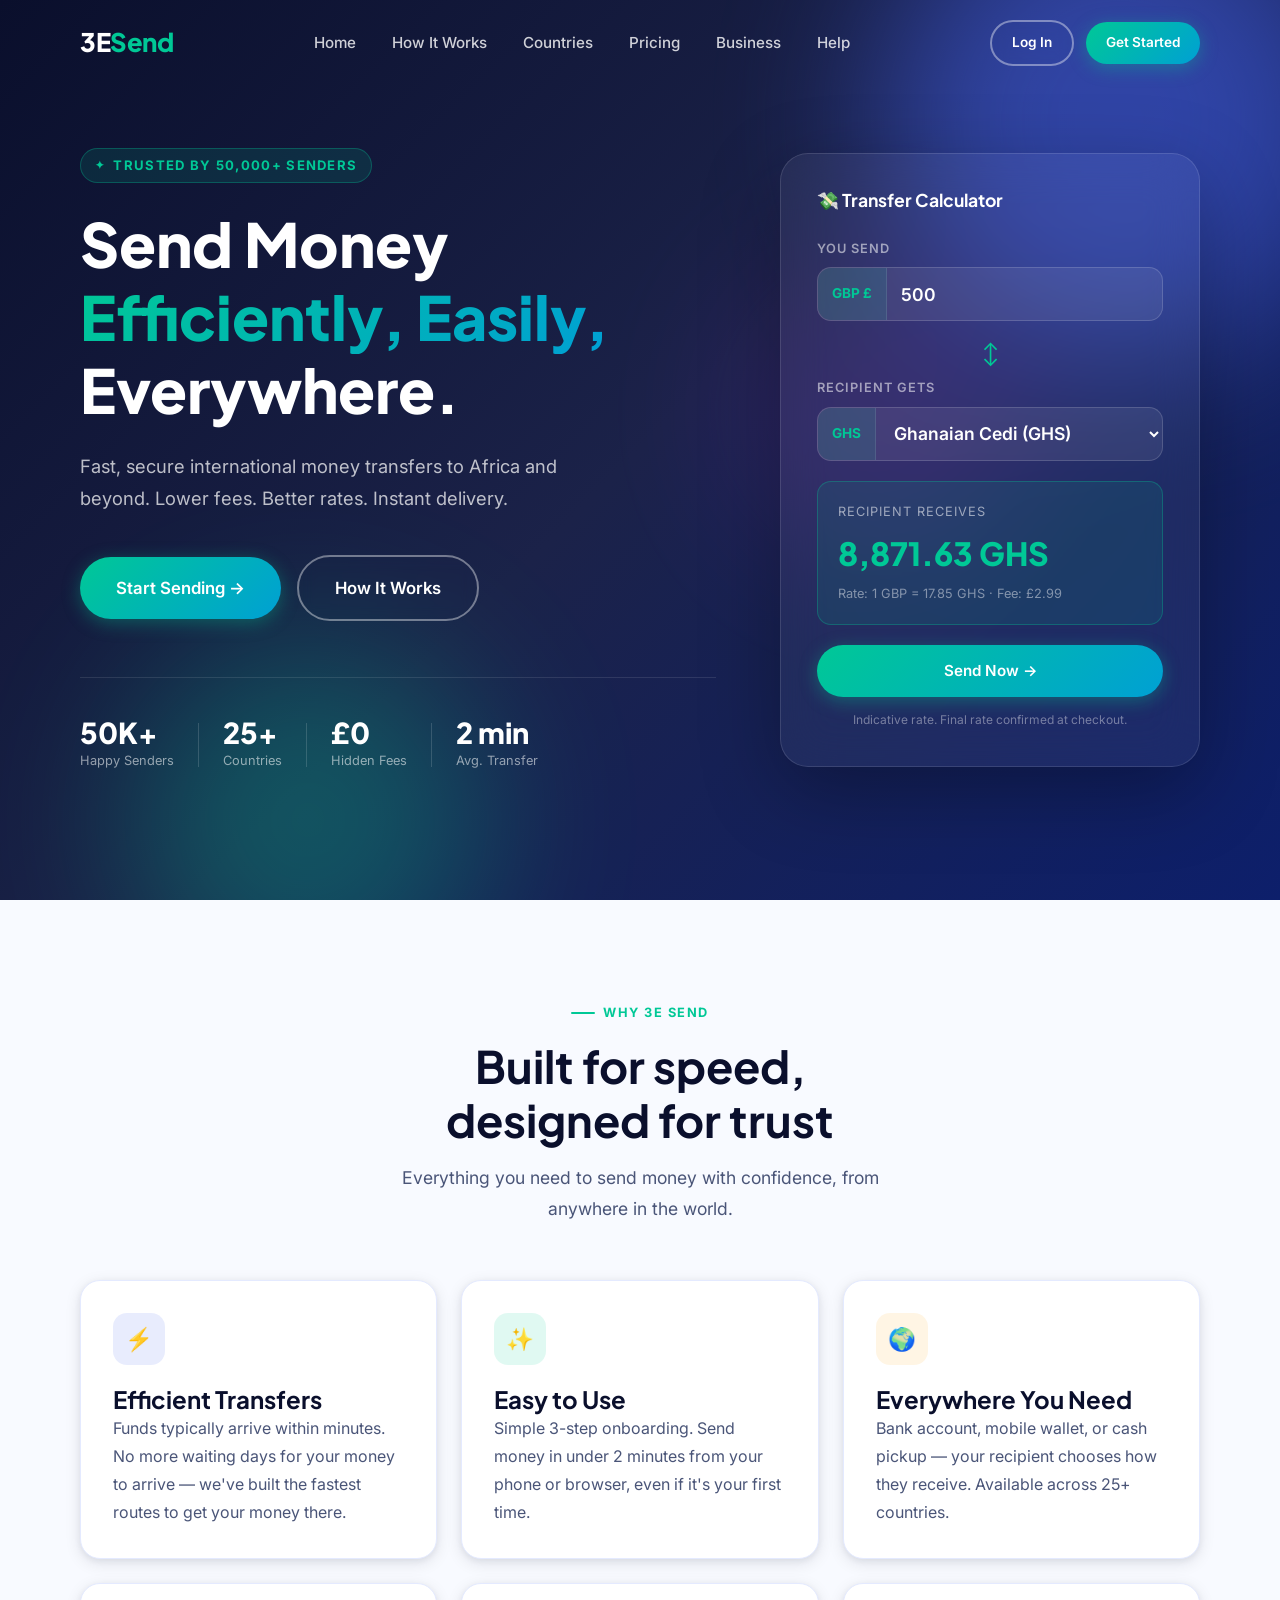
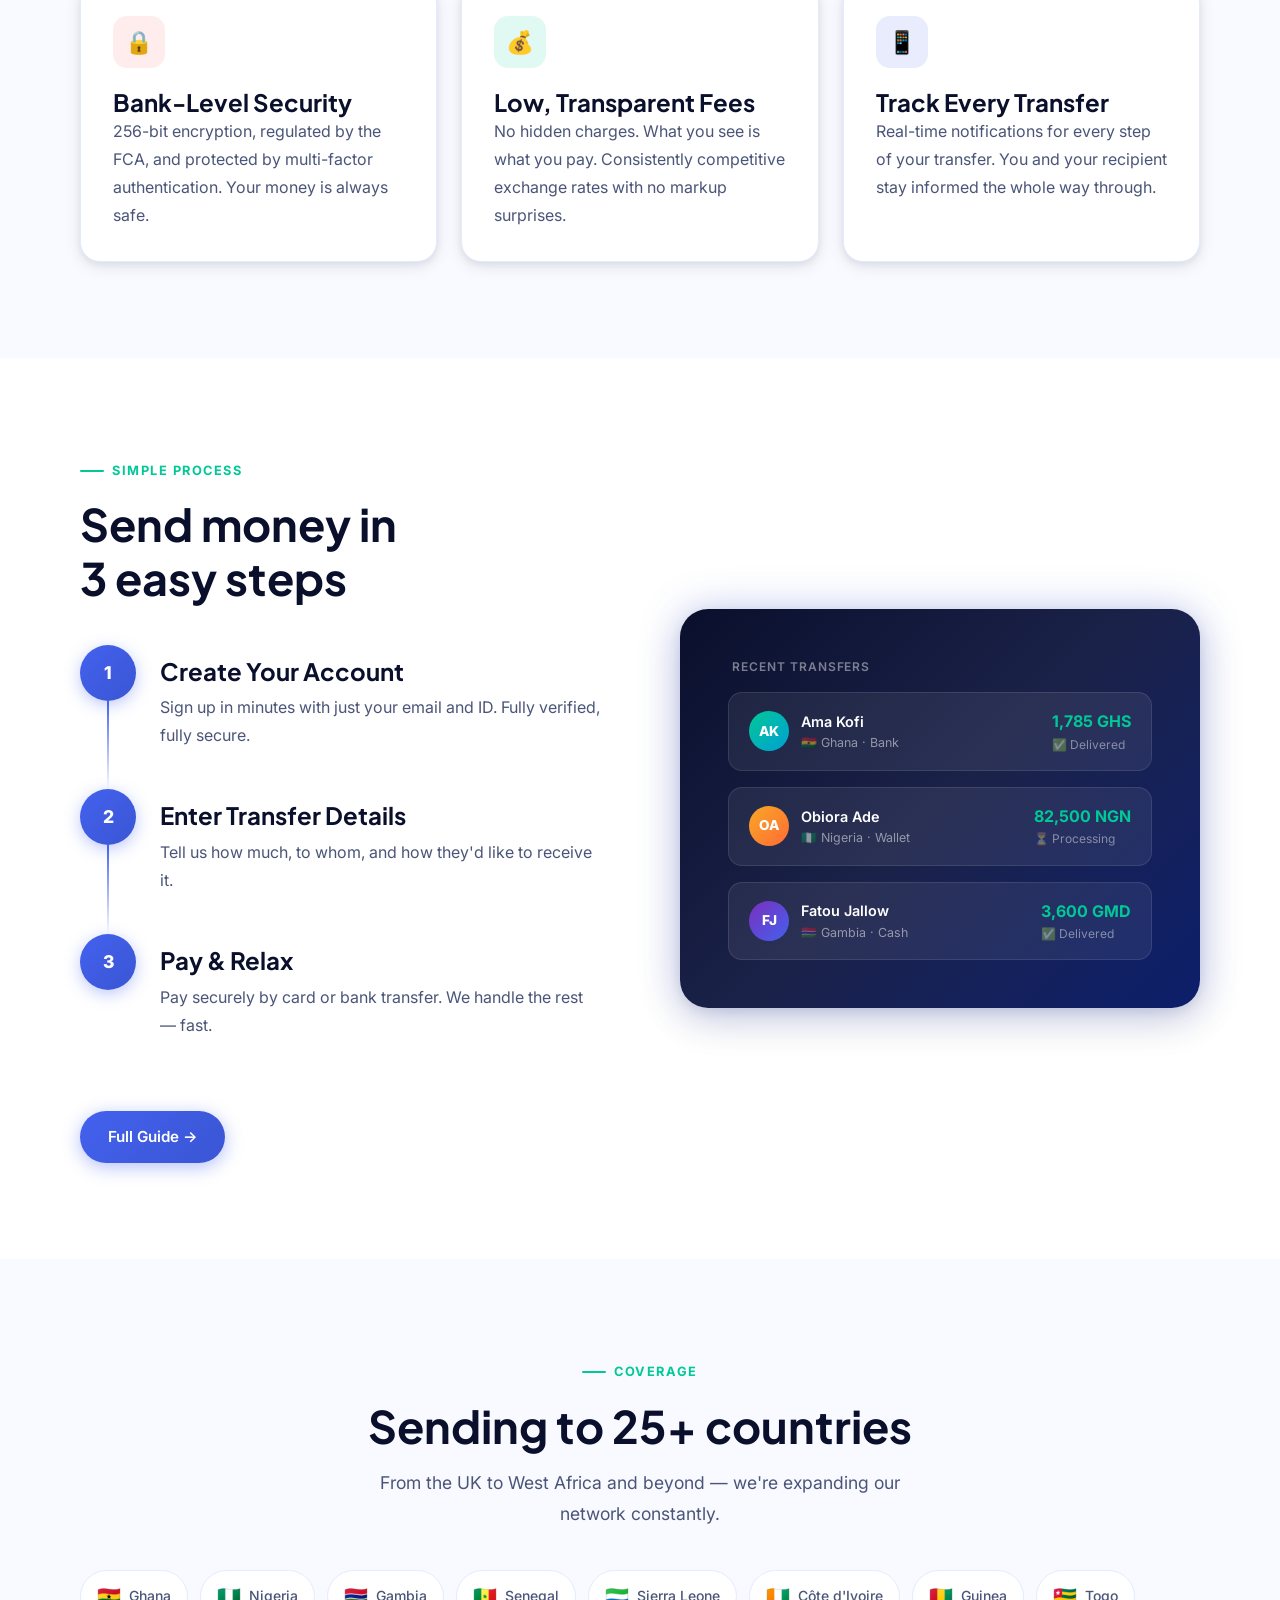
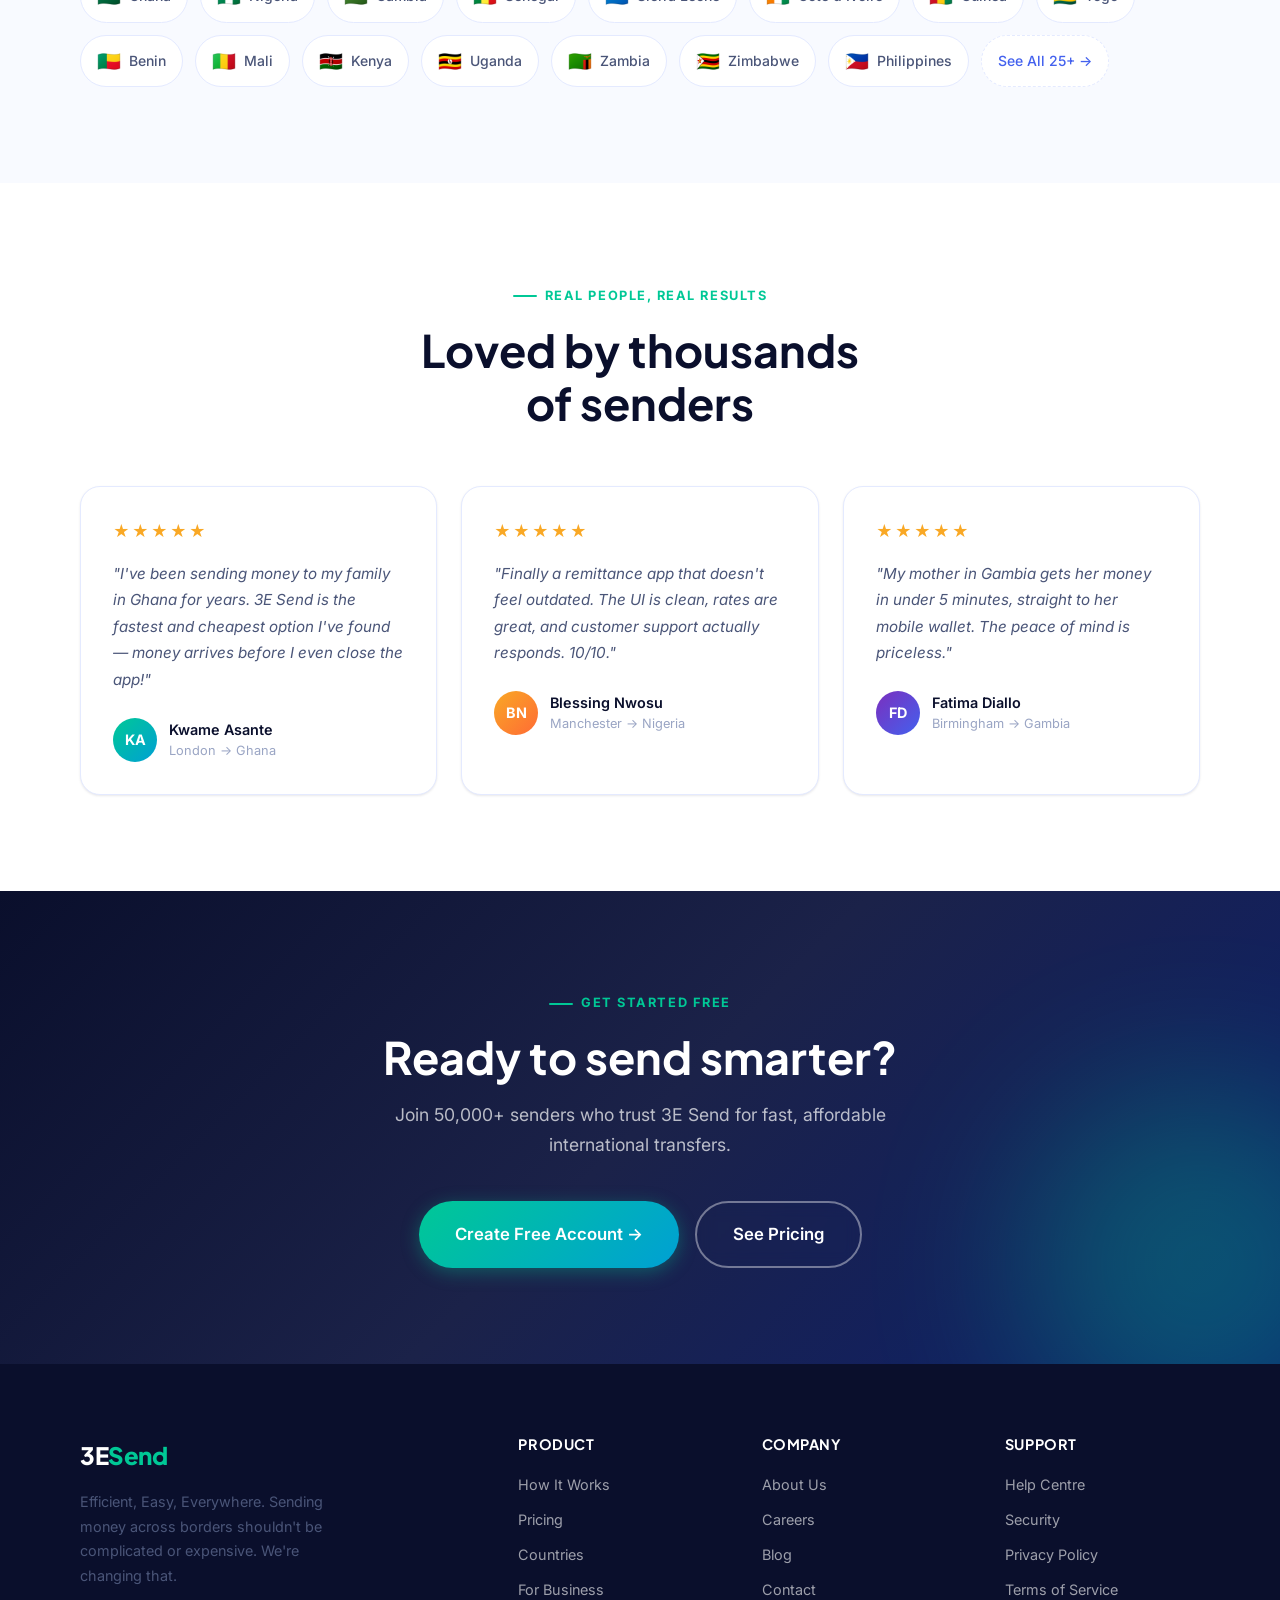
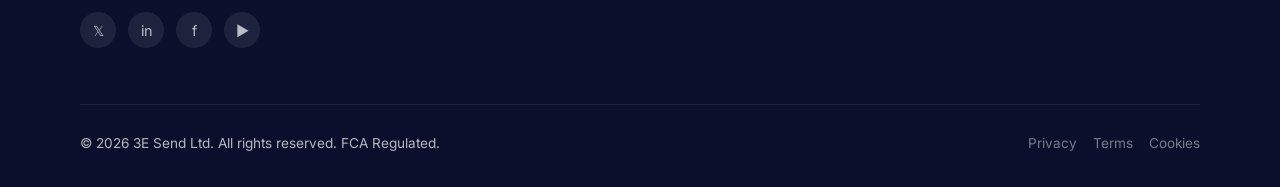
<file: index.html>
<!DOCTYPE html>
<html lang="en">
<head>
  <meta charset="UTF-8">
  <meta name="viewport" content="width=device-width, initial-scale=1.0">
  <title>3E Send — Efficient · Easy · Everywhere</title>
  <link rel="stylesheet" href="css/styles.css">
  <style>
    /* ── Hero ── */
    .hero {
      min-height: 100vh;
      background: var(--grad-hero);
      display: flex;
      align-items: center;
      position: relative;
      overflow: hidden;
      padding: 100px 80px 80px;
    }
    .hero-inner {
      display: grid;
      grid-template-columns: 1fr 420px;
      gap: 64px;
      align-items: center;
      position: relative;
      z-index: 1;
      width: 100%;
      max-width: 1180px;
      margin: 0 auto;
    }
    .hero-eyebrow {
      display: inline-flex;
      align-items: center;
      gap: 8px;
      background: rgba(0,200,150,.12);
      border: 1px solid rgba(0,200,150,.3);
      color: var(--teal);
      font-size: .82rem;
      font-weight: 700;
      letter-spacing: .1em;
      text-transform: uppercase;
      padding: 6px 14px;
      border-radius: var(--radius-pill);
      margin-bottom: 24px;
    }
    .hero-eyebrow::before { content: '✦'; font-size: .7rem; }
    .hero h1 { color: var(--white); margin-bottom: 24px; }
    .hero h1 em {
      font-style: normal;
      background: var(--grad-teal);
      -webkit-background-clip: text;
      -webkit-text-fill-color: transparent;
      background-clip: text;
    }
    .hero-sub { color: rgba(255,255,255,.72); font-size: 1.15rem; max-width: 480px; margin-bottom: 40px; }
    .hero-cta { display: flex; align-items: center; gap: 16px; flex-wrap: wrap; }
    .hero-trust {
      display: flex;
      align-items: center;
      gap: 24px;
      margin-top: 56px;
      padding-top: 40px;
      border-top: 1px solid rgba(255,255,255,.1);
    }
    .trust-item {
      display: flex;
      flex-direction: column;
    }
    .trust-item .num {
      font-family: var(--font-heading);
      font-size: 1.8rem;
      font-weight: 800;
      color: var(--white);
      line-height: 1;
    }
    .trust-item .lbl { font-size: .8rem; color: rgba(255,255,255,.55); margin-top: 4px; }
    .trust-divider { width: 1px; height: 44px; background: rgba(255,255,255,.15); }

    /* ── Calculator Card ── */
    .calc-card {
      background: rgba(255,255,255,.05);
      backdrop-filter: blur(24px);
      border: 1px solid rgba(255,255,255,.12);
      border-radius: var(--radius-xl);
      padding: 36px;
      box-shadow: 0 24px 80px rgba(0,0,0,.3);
    }
    .calc-card h3 { color: var(--white); font-size: 1.1rem; margin-bottom: 28px; }
    .calc-field { margin-bottom: 16px; }
    .calc-label { font-size: .8rem; font-weight: 600; color: rgba(255,255,255,.55); text-transform: uppercase; letter-spacing: .08em; margin-bottom: 8px; }
    .calc-input-wrap {
      display: flex;
      align-items: center;
      background: rgba(255,255,255,.08);
      border: 1.5px solid rgba(255,255,255,.15);
      border-radius: var(--radius-md);
      overflow: hidden;
      transition: border-color var(--dur) var(--ease);
    }
    .calc-input-wrap:focus-within { border-color: var(--teal); }
    .calc-currency {
      padding: 0 14px;
      font-weight: 700;
      font-size: .85rem;
      color: var(--teal);
      background: rgba(0,200,150,.1);
      height: 52px;
      display: flex; align-items: center;
      border-right: 1px solid rgba(255,255,255,.1);
      white-space: nowrap;
    }
    .calc-input-wrap input,
    .calc-input-wrap select {
      flex: 1;
      background: none;
      border: none;
      outline: none;
      padding: 0 14px;
      height: 52px;
      color: var(--white);
      font-size: 1.1rem;
      font-family: var(--font-body);
      font-weight: 600;
      width: 100%;
    }
    .calc-input-wrap select option { background: var(--navy-800); color: var(--white); }
    .calc-arrow {
      text-align: center;
      color: var(--teal);
      font-size: 1.3rem;
      margin: 8px 0;
    }
    .calc-result {
      background: rgba(0,200,150,.1);
      border: 1.5px solid rgba(0,200,150,.3);
      border-radius: var(--radius-md);
      padding: 20px;
      margin-top: 20px;
    }
    .calc-result .result-label { font-size: .8rem; color: rgba(255,255,255,.55); text-transform: uppercase; letter-spacing: .08em; margin-bottom: 6px; }
    .calc-result .result-amount { font-size: 2rem; font-weight: 800; color: var(--teal); font-family: var(--font-heading); }
    .calc-result .result-rate { font-size: .8rem; color: rgba(255,255,255,.45); margin-top: 4px; }
    .calc-card .btn { width: 100%; justify-content: center; margin-top: 20px; }

    /* ── Features ── */
    .features-section { padding: var(--section-pad); background: var(--gray-50); }
    .features-grid { display: grid; grid-template-columns: repeat(3,1fr); gap: 24px; margin-top: 56px; }

    /* ── How it works (homepage snippet) ── */
    .how-section { padding: var(--section-pad); }
    .how-inner { display: grid; grid-template-columns: 1fr 1fr; gap: 80px; align-items: center; max-width: 1180px; margin: 0 auto; }
    .how-visual {
      background: var(--grad-hero);
      border-radius: var(--radius-xl);
      padding: 48px;
      display: flex;
      flex-direction: column;
      gap: 16px;
      box-shadow: var(--shadow-glow), var(--shadow-lg);
    }
    .mock-row {
      background: rgba(255,255,255,.07);
      border: 1px solid rgba(255,255,255,.1);
      border-radius: var(--radius-md);
      padding: 16px 20px;
      display: flex;
      align-items: center;
      justify-content: space-between;
    }
    .mock-row .left { display: flex; align-items: center; gap: 12px; }
    .mock-avatar {
      width: 40px; height: 40px;
      border-radius: 50%;
      background: var(--grad-teal);
      display: flex; align-items: center; justify-content: center;
      font-weight: 800;
      color: var(--white);
      font-size: .85rem;
    }
    .mock-name { font-weight: 600; color: var(--white); font-size: .9rem; }
    .mock-country { font-size: .78rem; color: rgba(255,255,255,.5); }
    .mock-amount { font-weight: 700; color: var(--teal); font-size: 1rem; }
    .mock-status { font-size: .75rem; color: rgba(255,255,255,.45); }
    .mock-header { color: rgba(255,255,255,.45); font-size: .75rem; font-weight: 600; text-transform: uppercase; letter-spacing: .08em; padding: 0 4px; }

    /* ── Countries preview ── */
    .countries-section { padding: var(--section-pad); background: var(--gray-50); }
    .country-tags { display: flex; flex-wrap: wrap; gap: 12px; margin-top: 40px; }
    .country-flag { font-size: 1.2rem; }

    /* ── CTA Banner ── */
    .cta-section {
      background: var(--grad-hero);
      padding: 96px 80px;
      text-align: center;
      position: relative;
      overflow: hidden;
    }
    .cta-section h2, .cta-section p { color: var(--white); }
    .cta-section p { color: rgba(255,255,255,.7); font-size: 1.1rem; max-width: 500px; margin: 16px auto 40px; }
    .cta-buttons { display: flex; gap: 16px; justify-content: center; flex-wrap: wrap; }

    /* ── Testimonials ── */
    .testimonials { padding: var(--section-pad); }
    .testimonial-grid { display: grid; grid-template-columns: repeat(3,1fr); gap: 24px; margin-top: 56px; }
    .testimonial-card {
      background: var(--white);
      border: 1px solid var(--gray-200);
      border-radius: var(--radius-lg);
      padding: 32px;
      box-shadow: var(--shadow-sm);
    }
    .stars { color: var(--gold); font-size: 1rem; margin-bottom: 16px; letter-spacing: 2px; }
    .testimonial-text { font-size: .95rem; color: var(--gray-600); margin-bottom: 24px; font-style: italic; line-height: 1.75; }
    .testimonial-author { display: flex; align-items: center; gap: 12px; }
    .author-avatar { width: 44px; height: 44px; border-radius: 50%; display: flex; align-items: center; justify-content: center; font-weight: 700; color: var(--white); font-size: .9rem; }
    .author-name { font-weight: 600; color: var(--navy); font-size: .9rem; }
    .author-loc { font-size: .8rem; color: var(--gray-400); }

    @media (max-width: 1024px) {
      .hero { padding: 100px 48px 72px; }
      .hero-inner { gap: 40px; grid-template-columns: 1fr 360px; }
    }
    @media (max-width: 768px) {
      .hero { padding: 100px 24px 64px; min-height: auto; }
      .hero-inner { grid-template-columns: 1fr; }
      .calc-card { margin-top: 0; }
      .features-grid { grid-template-columns: 1fr; }
      .how-inner { grid-template-columns: 1fr; gap: 40px; }
      .testimonial-grid { grid-template-columns: 1fr; }
      .hero-trust { gap: 16px; }
      .cta-section { padding: 72px 24px; }
      .countries-section, .features-section, .testimonials { padding: var(--section-pad-sm); }
    }
  </style>
</head>
<body>

  <!-- NAV -->
  <nav class="nav" id="nav">
    <div class="nav-logo">3E<span>Send</span></div>
    <ul class="nav-links">
      <li><a href="index.html">Home</a></li>
      <li><a href="how-it-works.html">How It Works</a></li>
      <li><a href="countries.html">Countries</a></li>
      <li><a href="pricing.html">Pricing</a></li>
      <li><a href="business.html">Business</a></li>
      <li><a href="help-centre.html">Help</a></li>
    </ul>
    <div class="nav-actions">
      <a href="login.html" class="btn btn-outline btn-sm">Log In</a>
      <a href="register.html" class="btn btn-teal btn-sm">Get Started</a>
    </div>
    <button class="nav-toggle" id="navToggle" aria-label="Menu">
      <span></span><span></span><span></span>
    </button>
  </nav>

  <!-- HERO -->
  <section class="hero">
    <div class="orb orb-1"></div>
    <div class="orb orb-2"></div>
    <div class="orb orb-3"></div>
    <div class="hero-inner">
      <div class="hero-content">
        <div class="hero-eyebrow">Trusted by 50,000+ senders</div>
        <h1>Send Money<br><em>Efficiently, Easily,</em><br>Everywhere.</h1>
        <p class="hero-sub">Fast, secure international money transfers to Africa and beyond. Lower fees. Better rates. Instant delivery.</p>
        <div class="hero-cta">
          <a href="register.html" class="btn btn-teal btn-lg">Start Sending →</a>
          <a href="how-it-works.html" class="btn btn-outline btn-lg">How It Works</a>
        </div>
        <div class="hero-trust">
          <div class="trust-item">
            <span class="num">50K+</span>
            <span class="lbl">Happy Senders</span>
          </div>
          <div class="trust-divider"></div>
          <div class="trust-item">
            <span class="num">25+</span>
            <span class="lbl">Countries</span>
          </div>
          <div class="trust-divider"></div>
          <div class="trust-item">
            <span class="num">£0</span>
            <span class="lbl">Hidden Fees</span>
          </div>
          <div class="trust-divider"></div>
          <div class="trust-item">
            <span class="num">2 min</span>
            <span class="lbl">Avg. Transfer</span>
          </div>
        </div>
      </div>

      <!-- CALCULATOR -->
      <div class="calc-card">
        <h3>💸 Transfer Calculator</h3>
        <div class="calc-field">
          <div class="calc-label">You Send</div>
          <div class="calc-input-wrap">
            <span class="calc-currency">GBP £</span>
            <input type="number" id="sendAmount" value="500" min="1" />
          </div>
        </div>
        <div class="calc-arrow">↕</div>
        <div class="calc-field">
          <div class="calc-label">Recipient Gets</div>
          <div class="calc-input-wrap">
            <span class="calc-currency" id="receiveCurrencyLabel">GHS</span>
            <select id="receiveCurrency">
              <option value="17.85" data-code="GHS">Ghanaian Cedi (GHS)</option>
              <option value="1650" data-code="NGN">Nigerian Naira (NGN)</option>
              <option value="72" data-code="GMD">Gambian Dalasi (GMD)</option>
              <option value="1.27" data-code="USD">US Dollar (USD)</option>
              <option value="1.18" data-code="EUR">Euro (EUR)</option>
            </select>
          </div>
        </div>
        <div class="calc-result">
          <div class="result-label">Recipient receives</div>
          <div class="result-amount" id="resultAmount">8,925.00 GHS</div>
          <div class="result-rate" id="resultRate">Rate: 1 GBP = 17.85 GHS · Fee: £2.99</div>
        </div>
        <a href="register.html" class="btn btn-teal">Send Now →</a>
        <p style="font-size:.75rem;color:rgba(255,255,255,.4);text-align:center;margin-top:12px;">Indicative rate. Final rate confirmed at checkout.</p>
      </div>
    </div>
  </section>

  <!-- FEATURES -->
  <section class="features-section">
    <div class="container">
      <div class="text-center">
        <div class="section-label">Why 3E Send</div>
        <h2 class="section-title">Built for speed,<br>designed for trust</h2>
        <p class="section-sub">Everything you need to send money with confidence, from anywhere in the world.</p>
      </div>
      <div class="features-grid">
        <div class="card">
          <div class="card-icon blue">⚡</div>
          <h3>Efficient Transfers</h3>
          <p>Funds typically arrive within minutes. No more waiting days for your money to arrive — we've built the fastest routes to get your money there.</p>
        </div>
        <div class="card">
          <div class="card-icon teal">✨</div>
          <h3>Easy to Use</h3>
          <p>Simple 3-step onboarding. Send money in under 2 minutes from your phone or browser, even if it's your first time.</p>
        </div>
        <div class="card">
          <div class="card-icon gold">🌍</div>
          <h3>Everywhere You Need</h3>
          <p>Bank account, mobile wallet, or cash pickup — your recipient chooses how they receive. Available across 25+ countries.</p>
        </div>
        <div class="card">
          <div class="card-icon coral">🔒</div>
          <h3>Bank-Level Security</h3>
          <p>256-bit encryption, regulated by the FCA, and protected by multi-factor authentication. Your money is always safe.</p>
        </div>
        <div class="card">
          <div class="card-icon teal">💰</div>
          <h3>Low, Transparent Fees</h3>
          <p>No hidden charges. What you see is what you pay. Consistently competitive exchange rates with no markup surprises.</p>
        </div>
        <div class="card">
          <div class="card-icon blue">📱</div>
          <h3>Track Every Transfer</h3>
          <p>Real-time notifications for every step of your transfer. You and your recipient stay informed the whole way through.</p>
        </div>
      </div>
    </div>
  </section>

  <!-- HOW IT WORKS SNIPPET -->
  <section class="how-section">
    <div class="how-inner">
      <div>
        <div class="section-label">Simple Process</div>
        <h2 class="section-title">Send money in<br>3 easy steps</h2>
        <div class="step-list" style="margin-top:40px;">
          <div class="step-item">
            <div class="step-number">1</div>
            <div class="step-content">
              <h3>Create Your Account</h3>
              <p>Sign up in minutes with just your email and ID. Fully verified, fully secure.</p>
            </div>
          </div>
          <div class="step-item">
            <div class="step-number">2</div>
            <div class="step-content">
              <h3>Enter Transfer Details</h3>
              <p>Tell us how much, to whom, and how they'd like to receive it.</p>
            </div>
          </div>
          <div class="step-item">
            <div class="step-number">3</div>
            <div class="step-content">
              <h3>Pay & Relax</h3>
              <p>Pay securely by card or bank transfer. We handle the rest — fast.</p>
            </div>
          </div>
        </div>
        <a href="how-it-works.html" class="btn btn-primary mt-32">Full Guide →</a>
      </div>
      <div class="how-visual">
        <div class="mock-header">Recent Transfers</div>
        <div class="mock-row">
          <div class="left">
            <div class="mock-avatar">AK</div>
            <div>
              <div class="mock-name">Ama Kofi</div>
              <div class="mock-country">🇬🇭 Ghana · Bank</div>
            </div>
          </div>
          <div>
            <div class="mock-amount">1,785 GHS</div>
            <div class="mock-status">✅ Delivered</div>
          </div>
        </div>
        <div class="mock-row">
          <div class="left">
            <div class="mock-avatar" style="background:linear-gradient(135deg,#F9A825,#FF6B35);">OA</div>
            <div>
              <div class="mock-name">Obiora Ade</div>
              <div class="mock-country">🇳🇬 Nigeria · Wallet</div>
            </div>
          </div>
          <div>
            <div class="mock-amount">82,500 NGN</div>
            <div class="mock-status">⏳ Processing</div>
          </div>
        </div>
        <div class="mock-row">
          <div class="left">
            <div class="mock-avatar" style="background:linear-gradient(135deg,#7B2FBE,#4361EE);">FJ</div>
            <div>
              <div class="mock-name">Fatou Jallow</div>
              <div class="mock-country">🇬🇲 Gambia · Cash</div>
            </div>
          </div>
          <div>
            <div class="mock-amount">3,600 GMD</div>
            <div class="mock-status">✅ Delivered</div>
          </div>
        </div>
      </div>
    </div>
  </section>

  <!-- COUNTRIES PREVIEW -->
  <section class="countries-section">
    <div class="container">
      <div class="text-center">
        <div class="section-label">Coverage</div>
        <h2 class="section-title">Sending to 25+ countries</h2>
        <p class="section-sub">From the UK to West Africa and beyond — we're expanding our network constantly.</p>
      </div>
      <div class="country-tags">
        <span class="tag"><span class="country-flag">🇬🇭</span> Ghana</span>
        <span class="tag"><span class="country-flag">🇳🇬</span> Nigeria</span>
        <span class="tag"><span class="country-flag">🇬🇲</span> Gambia</span>
        <span class="tag"><span class="country-flag">🇸🇳</span> Senegal</span>
        <span class="tag"><span class="country-flag">🇸🇱</span> Sierra Leone</span>
        <span class="tag"><span class="country-flag">🇨🇮</span> Côte d'Ivoire</span>
        <span class="tag"><span class="country-flag">🇬🇳</span> Guinea</span>
        <span class="tag"><span class="country-flag">🇹🇬</span> Togo</span>
        <span class="tag"><span class="country-flag">🇧🇯</span> Benin</span>
        <span class="tag"><span class="country-flag">🇲🇱</span> Mali</span>
        <span class="tag"><span class="country-flag">🇰🇪</span> Kenya</span>
        <span class="tag"><span class="country-flag">🇺🇬</span> Uganda</span>
        <span class="tag"><span class="country-flag">🇿🇲</span> Zambia</span>
        <span class="tag"><span class="country-flag">🇿🇼</span> Zimbabwe</span>
        <span class="tag"><span class="country-flag">🇵🇭</span> Philippines</span>
        <a href="countries.html" class="tag" style="border-style:dashed;color:var(--primary);">See All 25+ →</a>
      </div>
    </div>
  </section>

  <!-- TESTIMONIALS -->
  <section class="testimonials">
    <div class="container">
      <div class="text-center">
        <div class="section-label">Real People, Real Results</div>
        <h2 class="section-title">Loved by thousands<br>of senders</h2>
      </div>
      <div class="testimonial-grid">
        <div class="testimonial-card">
          <div class="stars">★★★★★</div>
          <p class="testimonial-text">"I've been sending money to my family in Ghana for years. 3E Send is the fastest and cheapest option I've found — money arrives before I even close the app!"</p>
          <div class="testimonial-author">
            <div class="author-avatar" style="background:var(--grad-teal);">KA</div>
            <div>
              <div class="author-name">Kwame Asante</div>
              <div class="author-loc">London → Ghana</div>
            </div>
          </div>
        </div>
        <div class="testimonial-card">
          <div class="stars">★★★★★</div>
          <p class="testimonial-text">"Finally a remittance app that doesn't feel outdated. The UI is clean, rates are great, and customer support actually responds. 10/10."</p>
          <div class="testimonial-author">
            <div class="author-avatar" style="background:linear-gradient(135deg,#F9A825,#FF6B35);">BN</div>
            <div>
              <div class="author-name">Blessing Nwosu</div>
              <div class="author-loc">Manchester → Nigeria</div>
            </div>
          </div>
        </div>
        <div class="testimonial-card">
          <div class="stars">★★★★★</div>
          <p class="testimonial-text">"My mother in Gambia gets her money in under 5 minutes, straight to her mobile wallet. The peace of mind is priceless."</p>
          <div class="testimonial-author">
            <div class="author-avatar" style="background:linear-gradient(135deg,#7B2FBE,#4361EE);">FD</div>
            <div>
              <div class="author-name">Fatima Diallo</div>
              <div class="author-loc">Birmingham → Gambia</div>
            </div>
          </div>
        </div>
      </div>
    </div>
  </section>

  <!-- CTA BANNER -->
  <section class="cta-section">
    <div class="orb orb-2" style="right:-100px;left:auto;bottom:-80px;"></div>
    <div style="position:relative;z-index:1;">
      <div class="section-label" style="color:var(--teal);justify-content:center;">Get Started Free</div>
      <h2>Ready to send smarter?</h2>
      <p>Join 50,000+ senders who trust 3E Send for fast, affordable international transfers.</p>
      <div class="cta-buttons">
        <a href="register.html" class="btn btn-teal btn-lg">Create Free Account →</a>
        <a href="pricing.html" class="btn btn-outline btn-lg">See Pricing</a>
      </div>
    </div>
  </section>

  <!-- FOOTER -->
  <footer class="footer">
    <div class="footer-grid">
      <div class="footer-brand">
        <div class="nav-logo">3E<span style="color:var(--teal)">Send</span></div>
        <p>Efficient, Easy, Everywhere. Sending money across borders shouldn't be complicated or expensive. We're changing that.</p>
        <div class="footer-social" style="margin-top:24px;">
          <a href="#">𝕏</a>
          <a href="#">in</a>
          <a href="#">f</a>
          <a href="#">▶</a>
        </div>
      </div>
      <div class="footer-col">
        <h4>Product</h4>
        <a href="how-it-works.html">How It Works</a>
        <a href="pricing.html">Pricing</a>
        <a href="countries.html">Countries</a>
        <a href="business.html">For Business</a>
      </div>
      <div class="footer-col">
        <h4>Company</h4>
        <a href="#">About Us</a>
        <a href="#">Careers</a>
        <a href="#">Blog</a>
        <a href="contact.html">Contact</a>
      </div>
      <div class="footer-col">
        <h4>Support</h4>
        <a href="help-centre.html">Help Centre</a>
        <a href="#">Security</a>
        <a href="#">Privacy Policy</a>
        <a href="#">Terms of Service</a>
      </div>
    </div>
    <div class="footer-bottom">
      <span>© 2026 3E Send Ltd. All rights reserved. FCA Regulated.</span>
      <div style="display:flex;gap:16px;font-size:.85rem;">
        <a href="#" style="color:rgba(255,255,255,.45);">Privacy</a>
        <a href="#" style="color:rgba(255,255,255,.45);">Terms</a>
        <a href="#" style="color:rgba(255,255,255,.45);">Cookies</a>
      </div>
    </div>
  </footer>

  <script src="js/app.js"></script>
</body>
</html>
</file>
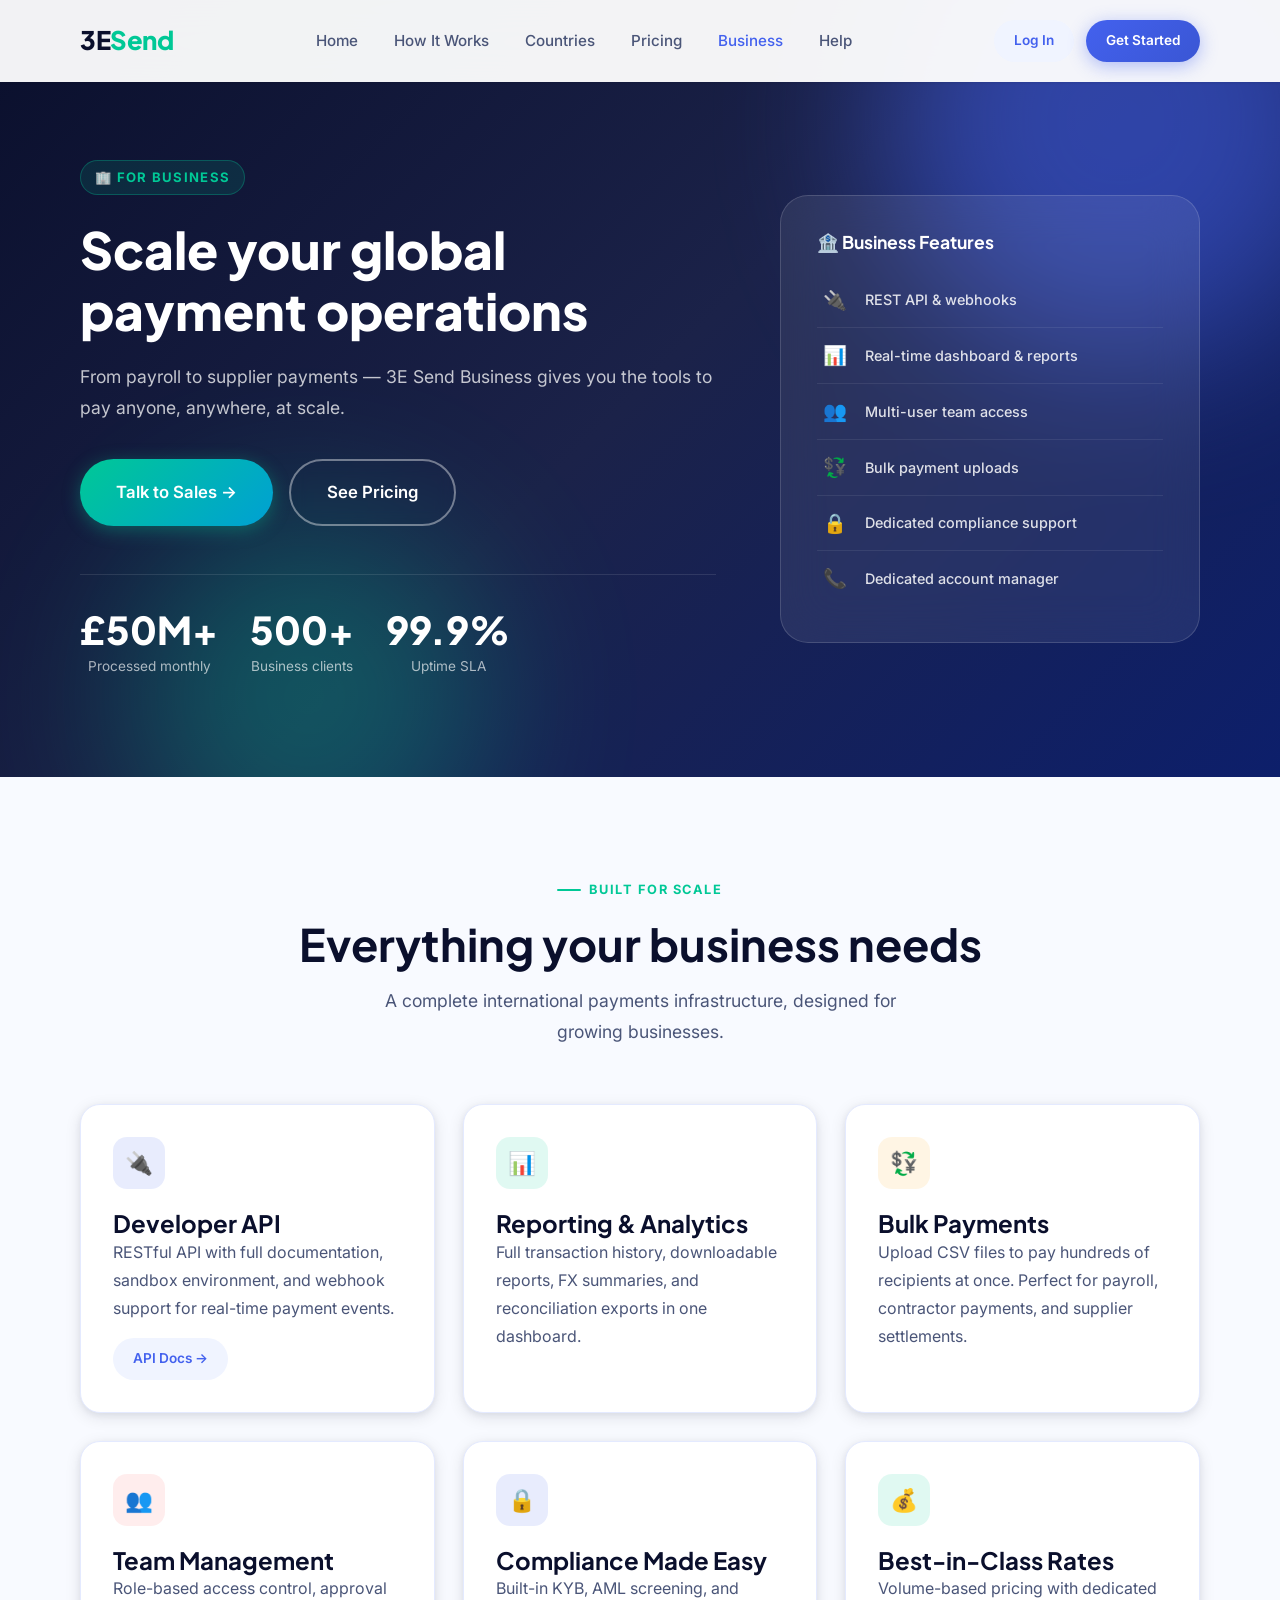
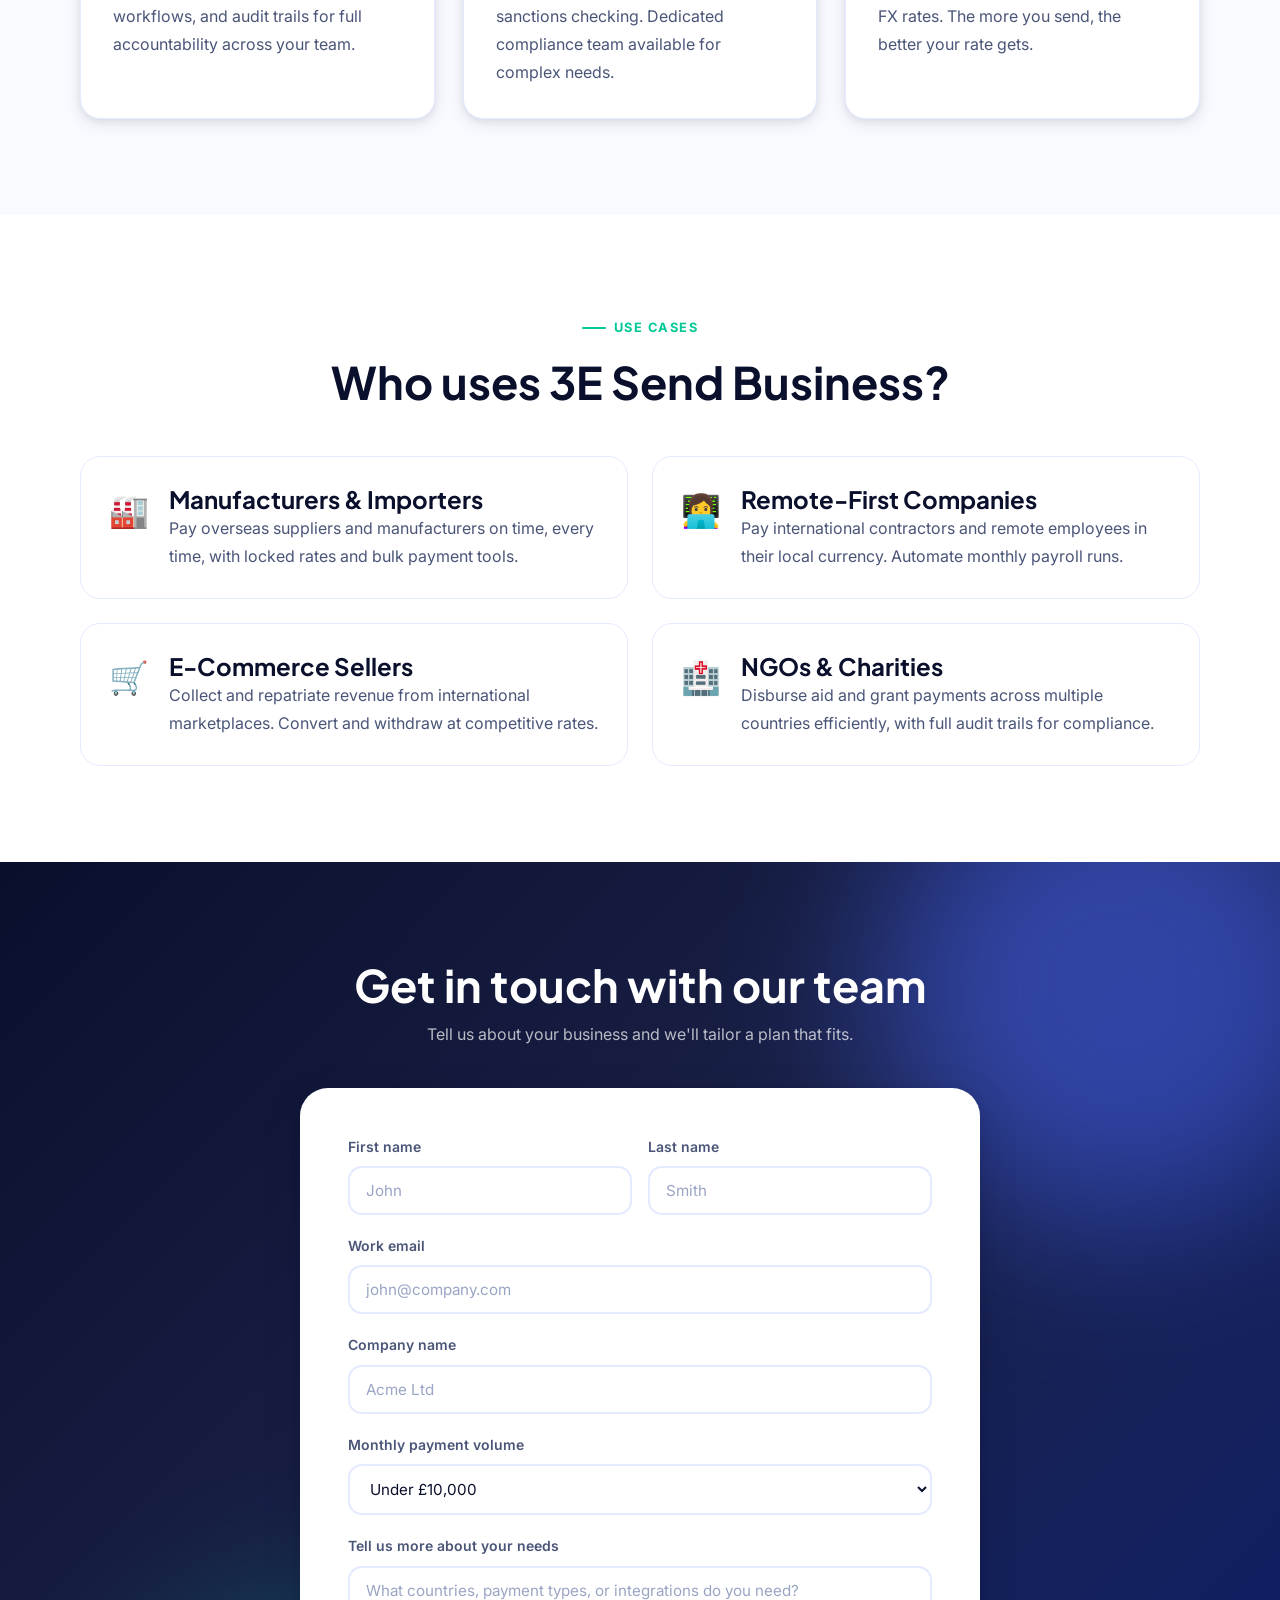
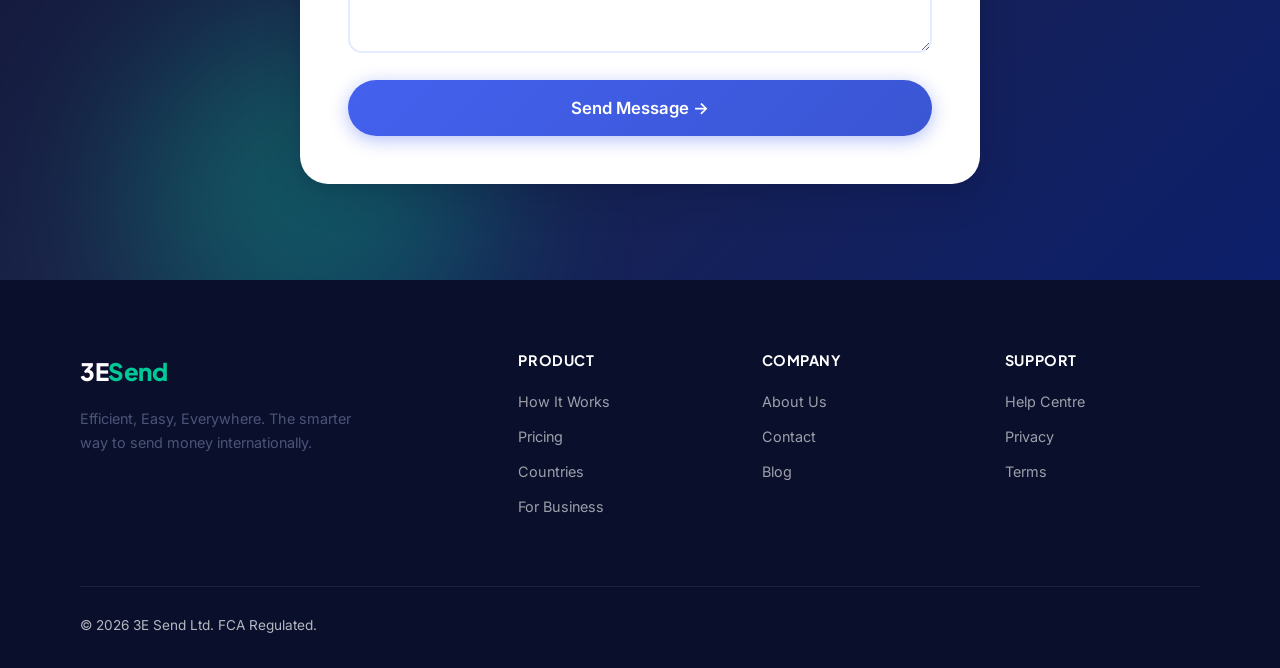
<file: business.html>
<!DOCTYPE html>
<html lang="en">
<head>
  <meta charset="UTF-8">
  <meta name="viewport" content="width=device-width, initial-scale=1.0">
  <title>Business — 3E Send</title>
  <link rel="stylesheet" href="css/styles.css">
  <style>
    body { background: var(--white); }
    .nav-light { background: rgba(255,255,255,.95); backdrop-filter: blur(20px); box-shadow: var(--shadow-sm); }
    .nav-light .nav-toggle span { background: var(--navy); }
    .biz-hero { background: var(--grad-hero); padding: 160px 80px 100px; position: relative; overflow: hidden; }
    .biz-hero-inner { max-width: 1180px; margin: 0 auto; display: grid; grid-template-columns: 1fr 420px; gap: 64px; align-items: center; position: relative; z-index: 1; }
    .biz-hero h1 { color: var(--white); font-size: clamp(2.4rem,4vw,3.5rem); margin-bottom: 20px; }
    .biz-hero p { color: rgba(255,255,255,.75); font-size: 1.1rem; margin-bottom: 36px; }
    .biz-card { background: rgba(255,255,255,.08); backdrop-filter: blur(24px); border: 1px solid rgba(255,255,255,.15); border-radius: var(--radius-xl); padding: 36px; }
    .biz-card h3 { color: var(--white); margin-bottom: 20px; font-size: 1.1rem; }
    .biz-feature-row { display: flex; align-items: center; gap: 12px; padding: 12px 0; border-bottom: 1px solid rgba(255,255,255,.08); }
    .biz-feature-row:last-child { border-bottom: none; }
    .biz-feature-row .icon { font-size: 1.2rem; width: 36px; text-align: center; }
    .biz-feature-row .text { color: rgba(255,255,255,.85); font-size: .9rem; font-weight: 500; }
    .features-section { padding: var(--section-pad); background: var(--gray-50); }
    .use-cases { padding: var(--section-pad); }
    .use-cases-grid { display: grid; grid-template-columns: repeat(2,1fr); gap: 24px; margin-top: 48px; }
    .use-case-card { display: flex; gap: 20px; align-items: flex-start; padding: 28px; background: var(--white); border: 1.5px solid var(--gray-200); border-radius: var(--radius-lg); transition: all var(--dur) var(--ease); }
    .use-case-card:hover { border-color: var(--primary); box-shadow: var(--shadow-md); }
    .use-case-icon { font-size: 2rem; flex-shrink: 0; }
    .contact-form-section { padding: var(--section-pad); background: var(--grad-hero); position: relative; overflow: hidden; }
    .contact-form-inner { max-width: 680px; margin: 0 auto; position: relative; z-index: 1; }
    .contact-form-inner h2 { color: var(--white); text-align: center; margin-bottom: 8px; }
    .contact-form-inner > p { color: rgba(255,255,255,.7); text-align: center; margin-bottom: 40px; }
    .contact-form { background: var(--white); border-radius: var(--radius-xl); padding: 48px; box-shadow: var(--shadow-lg); }
    .contact-form .form-grid-2 { display: grid; grid-template-columns: 1fr 1fr; gap: 16px; }
    @media (max-width: 1024px) { .biz-hero-inner { grid-template-columns: 1fr; } .biz-card { display: none; } }
    @media (max-width: 768px) { .use-cases-grid { grid-template-columns: 1fr; } .biz-hero { padding: 120px 24px 72px; } .contact-form { padding: 32px 24px; } .contact-form .form-grid-2 { grid-template-columns: 1fr; } }
  </style>
</head>
<body>

  <nav class="nav nav-light" id="nav">
    <div class="nav-logo" style="color:var(--navy);">3E<span>Send</span></div>
    <ul class="nav-links">
      <li><a href="index.html">Home</a></li>
      <li><a href="how-it-works.html">How It Works</a></li>
      <li><a href="countries.html">Countries</a></li>
      <li><a href="pricing.html">Pricing</a></li>
      <li><a href="business.html" style="color:var(--primary);">Business</a></li>
      <li><a href="help-centre.html">Help</a></li>
    </ul>
    <div class="nav-actions">
      <a href="login.html" class="btn btn-ghost btn-sm">Log In</a>
      <a href="register.html" class="btn btn-primary btn-sm">Get Started</a>
    </div>
    <button class="nav-toggle" id="navToggle"><span></span><span></span><span></span></button>
  </nav>

  <!-- HERO -->
  <section class="biz-hero">
    <div class="orb orb-1"></div>
    <div class="orb orb-2"></div>
    <div class="biz-hero-inner">
      <div>
        <div class="hero-eyebrow" style="display:inline-flex;align-items:center;gap:8px;background:rgba(0,200,150,.12);border:1px solid rgba(0,200,150,.3);color:var(--teal);font-size:.82rem;font-weight:700;letter-spacing:.1em;text-transform:uppercase;padding:6px 14px;border-radius:999px;margin-bottom:24px;">🏢 For Business</div>
        <h1>Scale your global<br>payment operations</h1>
        <p>From payroll to supplier payments — 3E Send Business gives you the tools to pay anyone, anywhere, at scale.</p>
        <div style="display:flex;gap:16px;flex-wrap:wrap;">
          <a href="#contact-form" class="btn btn-teal btn-lg">Talk to Sales →</a>
          <a href="pricing.html" class="btn btn-outline btn-lg">See Pricing</a>
        </div>
        <div style="display:flex;gap:32px;margin-top:48px;padding-top:36px;border-top:1px solid rgba(255,255,255,.1);">
          <div class="stat-chip"><span class="number">£50M+</span><span class="label">Processed monthly</span></div>
          <div class="stat-chip"><span class="number">500+</span><span class="label">Business clients</span></div>
          <div class="stat-chip"><span class="number">99.9%</span><span class="label">Uptime SLA</span></div>
        </div>
      </div>
      <div class="biz-card">
        <h3>🏦 Business Features</h3>
        <div class="biz-feature-row"><span class="icon">🔌</span><span class="text">REST API & webhooks</span></div>
        <div class="biz-feature-row"><span class="icon">📊</span><span class="text">Real-time dashboard & reports</span></div>
        <div class="biz-feature-row"><span class="icon">👥</span><span class="text">Multi-user team access</span></div>
        <div class="biz-feature-row"><span class="icon">💱</span><span class="text">Bulk payment uploads</span></div>
        <div class="biz-feature-row"><span class="icon">🔒</span><span class="text">Dedicated compliance support</span></div>
        <div class="biz-feature-row"><span class="icon">📞</span><span class="text">Dedicated account manager</span></div>
      </div>
    </div>
  </section>

  <!-- FEATURES -->
  <section class="features-section">
    <div class="container">
      <div class="text-center">
        <div class="section-label">Built for Scale</div>
        <h2 class="section-title">Everything your business needs</h2>
        <p class="section-sub">A complete international payments infrastructure, designed for growing businesses.</p>
      </div>
      <div class="grid-3" style="margin-top:56px;">
        <div class="card">
          <div class="card-icon blue">🔌</div>
          <h3>Developer API</h3>
          <p>RESTful API with full documentation, sandbox environment, and webhook support for real-time payment events.</p>
          <a href="#" class="btn btn-ghost btn-sm" style="margin-top:16px;">API Docs →</a>
        </div>
        <div class="card">
          <div class="card-icon teal">📊</div>
          <h3>Reporting & Analytics</h3>
          <p>Full transaction history, downloadable reports, FX summaries, and reconciliation exports in one dashboard.</p>
        </div>
        <div class="card">
          <div class="card-icon gold">💱</div>
          <h3>Bulk Payments</h3>
          <p>Upload CSV files to pay hundreds of recipients at once. Perfect for payroll, contractor payments, and supplier settlements.</p>
        </div>
        <div class="card">
          <div class="card-icon coral">👥</div>
          <h3>Team Management</h3>
          <p>Role-based access control, approval workflows, and audit trails for full accountability across your team.</p>
        </div>
        <div class="card">
          <div class="card-icon blue">🔒</div>
          <h3>Compliance Made Easy</h3>
          <p>Built-in KYB, AML screening, and sanctions checking. Dedicated compliance team available for complex needs.</p>
        </div>
        <div class="card">
          <div class="card-icon teal">💰</div>
          <h3>Best-in-Class Rates</h3>
          <p>Volume-based pricing with dedicated FX rates. The more you send, the better your rate gets.</p>
        </div>
      </div>
    </div>
  </section>

  <!-- USE CASES -->
  <section class="use-cases">
    <div class="container">
      <div class="text-center">
        <div class="section-label">Use Cases</div>
        <h2 class="section-title">Who uses 3E Send Business?</h2>
      </div>
      <div class="use-cases-grid">
        <div class="use-case-card"><span class="use-case-icon">🏭</span><div><h3>Manufacturers & Importers</h3><p>Pay overseas suppliers and manufacturers on time, every time, with locked rates and bulk payment tools.</p></div></div>
        <div class="use-case-card"><span class="use-case-icon">👩‍💻</span><div><h3>Remote-First Companies</h3><p>Pay international contractors and remote employees in their local currency. Automate monthly payroll runs.</p></div></div>
        <div class="use-case-card"><span class="use-case-icon">🛒</span><div><h3>E-Commerce Sellers</h3><p>Collect and repatriate revenue from international marketplaces. Convert and withdraw at competitive rates.</p></div></div>
        <div class="use-case-card"><span class="use-case-icon">🏥</span><div><h3>NGOs & Charities</h3><p>Disburse aid and grant payments across multiple countries efficiently, with full audit trails for compliance.</p></div></div>
      </div>
    </div>
  </section>

  <!-- CONTACT FORM -->
  <section class="contact-form-section" id="contact-form">
    <div class="orb orb-1"></div>
    <div class="orb orb-2"></div>
    <div class="contact-form-inner">
      <h2>Get in touch with our team</h2>
      <p>Tell us about your business and we'll tailor a plan that fits.</p>
      <div class="contact-form">
        <form onsubmit="return false;">
          <div class="form-grid-2">
            <div class="form-group">
              <label class="form-label">First name</label>
              <input type="text" class="form-control" placeholder="John">
            </div>
            <div class="form-group">
              <label class="form-label">Last name</label>
              <input type="text" class="form-control" placeholder="Smith">
            </div>
          </div>
          <div class="form-group">
            <label class="form-label">Work email</label>
            <input type="email" class="form-control" placeholder="john@company.com">
          </div>
          <div class="form-group">
            <label class="form-label">Company name</label>
            <input type="text" class="form-control" placeholder="Acme Ltd">
          </div>
          <div class="form-group">
            <label class="form-label">Monthly payment volume</label>
            <select class="form-control">
              <option>Under £10,000</option>
              <option>£10,000 – £50,000</option>
              <option>£50,000 – £250,000</option>
              <option>£250,000+</option>
            </select>
          </div>
          <div class="form-group">
            <label class="form-label">Tell us more about your needs</label>
            <textarea class="form-control" rows="3" placeholder="What countries, payment types, or integrations do you need?"></textarea>
          </div>
          <button type="submit" class="btn btn-primary btn-lg" style="width:100%;justify-content:center;">Send Message →</button>
        </form>
      </div>
    </div>
  </section>

  <footer class="footer">
    <div class="footer-grid">
      <div class="footer-brand">
        <div class="nav-logo">3E<span style="color:var(--teal)">Send</span></div>
        <p>Efficient, Easy, Everywhere. The smarter way to send money internationally.</p>
      </div>
      <div class="footer-col"><h4>Product</h4><a href="how-it-works.html">How It Works</a><a href="pricing.html">Pricing</a><a href="countries.html">Countries</a><a href="business.html">For Business</a></div>
      <div class="footer-col"><h4>Company</h4><a href="#">About Us</a><a href="contact.html">Contact</a><a href="#">Blog</a></div>
      <div class="footer-col"><h4>Support</h4><a href="help-centre.html">Help Centre</a><a href="#">Privacy</a><a href="#">Terms</a></div>
    </div>
    <div class="footer-bottom"><span>© 2026 3E Send Ltd. FCA Regulated.</span></div>
  </footer>

  <script src="js/app.js"></script>
</body>
</html>
</file>
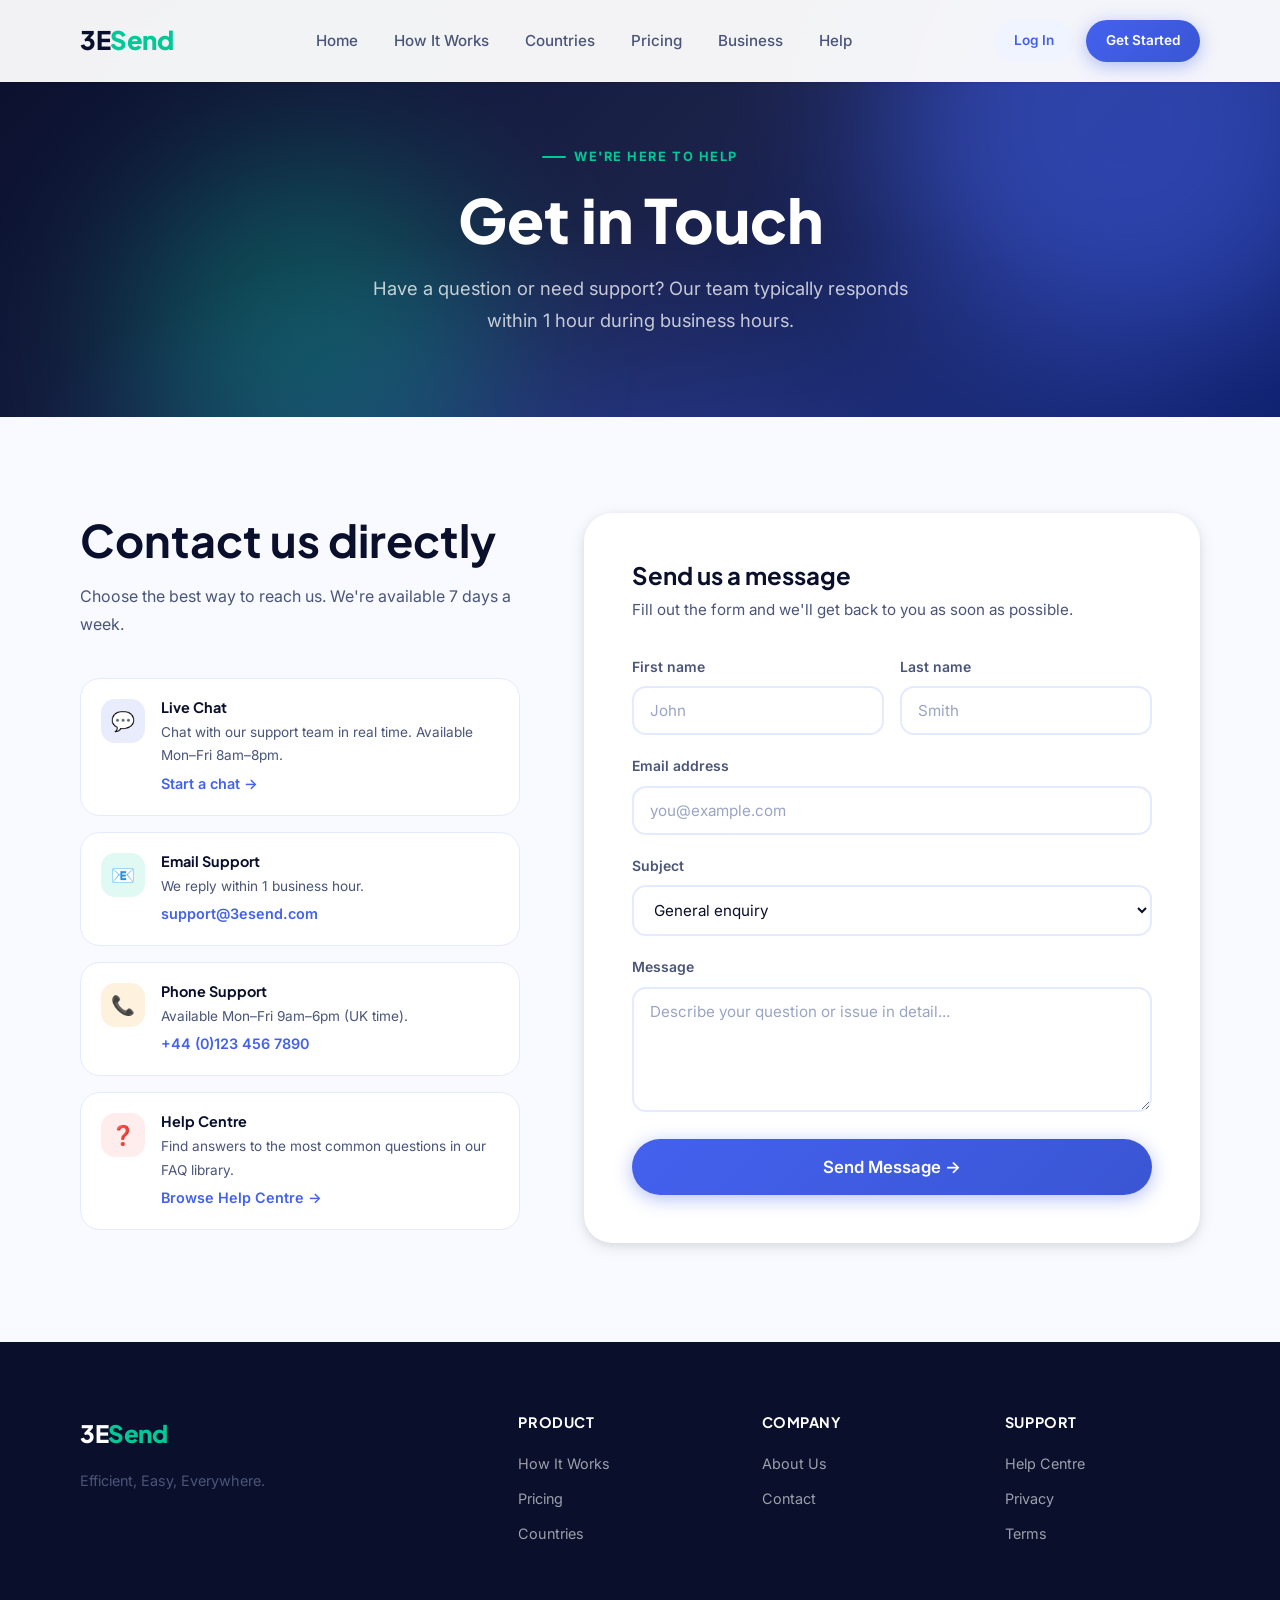
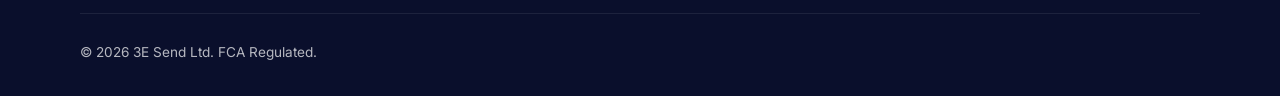
<file: contact.html>
<!DOCTYPE html>
<html lang="en">
<head>
  <meta charset="UTF-8">
  <meta name="viewport" content="width=device-width, initial-scale=1.0">
  <title>Contact — 3E Send</title>
  <link rel="stylesheet" href="css/styles.css">
  <style>
    body { background: var(--gray-50); }
    .nav-light { background: rgba(255,255,255,.95); backdrop-filter: blur(20px); box-shadow: var(--shadow-sm); }
    .nav-light .nav-toggle span { background: var(--navy); }
    .contact-section { padding: var(--section-pad); }
    .contact-inner { display: grid; grid-template-columns: 1fr 1.4fr; gap: 64px; align-items: start; max-width: 1180px; margin: 0 auto; }
    .contact-info h2 { margin-bottom: 16px; }
    .contact-info > p { margin-bottom: 40px; }
    .contact-method { display: flex; align-items: flex-start; gap: 16px; padding: 20px; background: var(--white); border: 1.5px solid var(--gray-200); border-radius: var(--radius-lg); margin-bottom: 16px; transition: all var(--dur) var(--ease); }
    .contact-method:hover { border-color: var(--primary); box-shadow: var(--shadow-sm); }
    .contact-method-icon { width: 44px; height: 44px; border-radius: var(--radius-md); display: flex; align-items: center; justify-content: center; font-size: 1.2rem; flex-shrink: 0; }
    .contact-method h4 { font-size: .9rem; color: var(--navy); margin-bottom: 4px; }
    .contact-method p { font-size: .85rem; margin: 0; }
    .contact-method a { font-size: .9rem; color: var(--primary); font-weight: 600; display: block; margin-top: 4px; }
    .contact-form-card { background: var(--white); border-radius: var(--radius-xl); padding: 48px; box-shadow: var(--shadow-md); }
    .contact-form-card h3 { margin-bottom: 8px; }
    .contact-form-card > p { margin-bottom: 32px; font-size: .95rem; }
    @media (max-width: 1024px) { .contact-inner { grid-template-columns: 1fr; } }
    @media (max-width: 768px) { .contact-form-card { padding: 28px 24px; } }
  </style>
</head>
<body>

  <nav class="nav nav-light" id="nav">
    <div class="nav-logo" style="color:var(--navy);">3E<span>Send</span></div>
    <ul class="nav-links">
      <li><a href="index.html">Home</a></li>
      <li><a href="how-it-works.html">How It Works</a></li>
      <li><a href="countries.html">Countries</a></li>
      <li><a href="pricing.html">Pricing</a></li>
      <li><a href="business.html">Business</a></li>
      <li><a href="help-centre.html">Help</a></li>
    </ul>
    <div class="nav-actions">
      <a href="login.html" class="btn btn-ghost btn-sm">Log In</a>
      <a href="register.html" class="btn btn-primary btn-sm">Get Started</a>
    </div>
    <button class="nav-toggle" id="navToggle"><span></span><span></span><span></span></button>
  </nav>

  <div class="page-hero">
    <div class="orb orb-1"></div>
    <div class="orb orb-2"></div>
    <div class="container">
      <div class="section-label" style="justify-content:center;">We're Here to Help</div>
      <h1>Get in Touch</h1>
      <p>Have a question or need support? Our team typically responds within 1 hour during business hours.</p>
    </div>
  </div>

  <section class="contact-section">
    <div class="contact-inner">
      <div class="contact-info">
        <h2>Contact us directly</h2>
        <p>Choose the best way to reach us. We're available 7 days a week.</p>

        <div class="contact-method">
          <div class="contact-method-icon" style="background:rgba(67,97,238,.12);">💬</div>
          <div>
            <h4>Live Chat</h4>
            <p>Chat with our support team in real time. Available Mon–Fri 8am–8pm.</p>
            <a href="#">Start a chat →</a>
          </div>
        </div>

        <div class="contact-method">
          <div class="contact-method-icon" style="background:rgba(0,200,150,.12);">📧</div>
          <div>
            <h4>Email Support</h4>
            <p>We reply within 1 business hour.</p>
            <a href="mailto:support@3esend.com">support@3esend.com</a>
          </div>
        </div>

        <div class="contact-method">
          <div class="contact-method-icon" style="background:rgba(249,168,37,.15);">📞</div>
          <div>
            <h4>Phone Support</h4>
            <p>Available Mon–Fri 9am–6pm (UK time).</p>
            <a href="tel:+441234567890">+44 (0)123 456 7890</a>
          </div>
        </div>

        <div class="contact-method">
          <div class="contact-method-icon" style="background:rgba(255,107,107,.12);">❓</div>
          <div>
            <h4>Help Centre</h4>
            <p>Find answers to the most common questions in our FAQ library.</p>
            <a href="help-centre.html">Browse Help Centre →</a>
          </div>
        </div>
      </div>

      <div class="contact-form-card">
        <h3>Send us a message</h3>
        <p>Fill out the form and we'll get back to you as soon as possible.</p>
        <form onsubmit="return false;">
          <div style="display:grid;grid-template-columns:1fr 1fr;gap:16px;">
            <div class="form-group">
              <label class="form-label">First name</label>
              <input type="text" class="form-control" placeholder="John">
            </div>
            <div class="form-group">
              <label class="form-label">Last name</label>
              <input type="text" class="form-control" placeholder="Smith">
            </div>
          </div>
          <div class="form-group">
            <label class="form-label">Email address</label>
            <input type="email" class="form-control" placeholder="you@example.com">
          </div>
          <div class="form-group">
            <label class="form-label">Subject</label>
            <select class="form-control">
              <option>General enquiry</option>
              <option>Transfer issue</option>
              <option>Account verification</option>
              <option>Pricing & fees</option>
              <option>Business enquiry</option>
              <option>Other</option>
            </select>
          </div>
          <div class="form-group">
            <label class="form-label">Message</label>
            <textarea class="form-control" rows="5" placeholder="Describe your question or issue in detail..."></textarea>
          </div>
          <button type="submit" class="btn btn-primary btn-lg" style="width:100%;justify-content:center;">Send Message →</button>
        </form>
      </div>
    </div>
  </section>

  <footer class="footer">
    <div class="footer-grid">
      <div class="footer-brand">
        <div class="nav-logo">3E<span style="color:var(--teal)">Send</span></div>
        <p>Efficient, Easy, Everywhere.</p>
      </div>
      <div class="footer-col"><h4>Product</h4><a href="how-it-works.html">How It Works</a><a href="pricing.html">Pricing</a><a href="countries.html">Countries</a></div>
      <div class="footer-col"><h4>Company</h4><a href="#">About Us</a><a href="contact.html">Contact</a></div>
      <div class="footer-col"><h4>Support</h4><a href="help-centre.html">Help Centre</a><a href="#">Privacy</a><a href="#">Terms</a></div>
    </div>
    <div class="footer-bottom"><span>© 2026 3E Send Ltd. FCA Regulated.</span></div>
  </footer>

  <script src="js/app.js"></script>
</body>
</html>
</file>
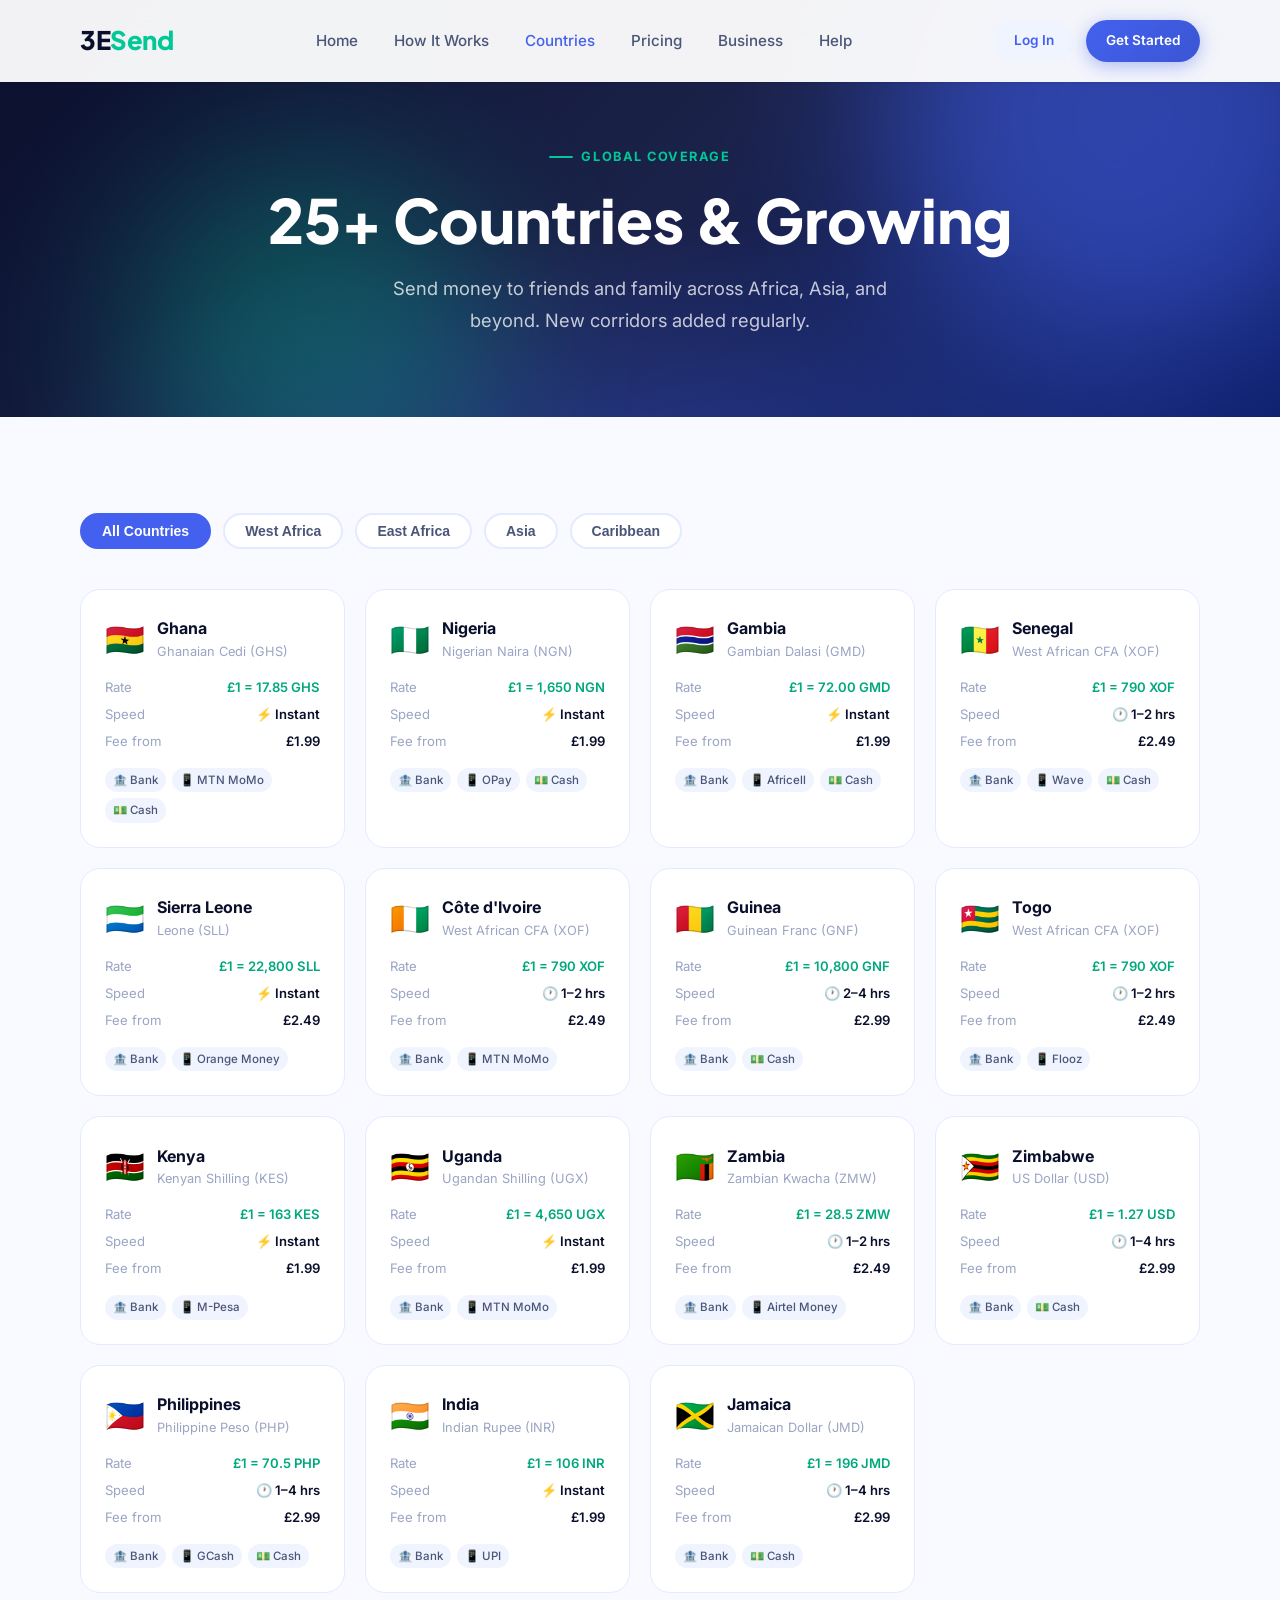
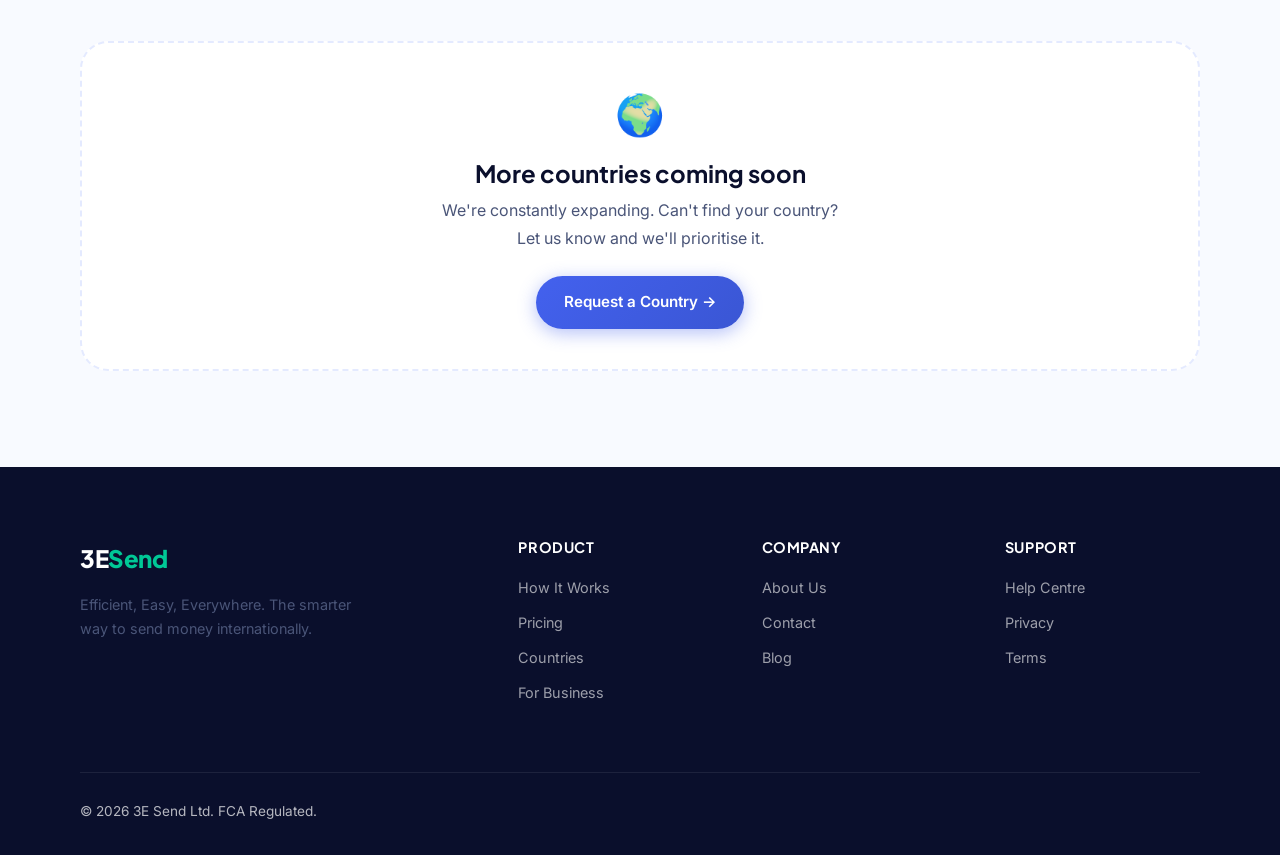
<file: countries.html>
<!DOCTYPE html>
<html lang="en">
<head>
  <meta charset="UTF-8">
  <meta name="viewport" content="width=device-width, initial-scale=1.0">
  <title>Countries — 3E Send</title>
  <link rel="stylesheet" href="css/styles.css">
  <style>
    body { background: var(--gray-50); }
    .nav-light { background: rgba(255,255,255,.95); backdrop-filter: blur(20px); box-shadow: var(--shadow-sm); }
    .nav-light .nav-toggle span { background: var(--navy); }
    .countries-page { padding: var(--section-pad); }
    .filter-bar { display: flex; gap: 12px; flex-wrap: wrap; margin-bottom: 40px; }
    .filter-btn { padding: 8px 20px; border-radius: var(--radius-pill); border: 2px solid var(--gray-200); background: var(--white); font-size: .875rem; font-weight: 600; color: var(--gray-600); cursor: pointer; transition: all var(--dur) var(--ease); }
    .filter-btn.active, .filter-btn:hover { background: var(--primary); color: var(--white); border-color: var(--primary); }
    .countries-grid { display: grid; grid-template-columns: repeat(4, 1fr); gap: 20px; }
    .country-card {
      background: var(--white);
      border: 1.5px solid var(--gray-200);
      border-radius: var(--radius-lg);
      padding: 24px;
      display: flex;
      flex-direction: column;
      gap: 12px;
      transition: all var(--dur) var(--ease);
    }
    .country-card:hover { border-color: var(--primary); box-shadow: var(--shadow-md); transform: translateY(-2px); }
    .country-card-top { display: flex; align-items: center; gap: 12px; }
    .country-emoji { font-size: 2rem; }
    .country-name { font-weight: 700; color: var(--navy); font-size: 1rem; }
    .country-currency { font-size: .8rem; color: var(--gray-400); }
    .country-meta { display: flex; flex-direction: column; gap: 6px; }
    .meta-row { display: flex; justify-content: space-between; align-items: center; font-size: .82rem; }
    .meta-label { color: var(--gray-400); }
    .meta-value { font-weight: 600; color: var(--navy); }
    .meta-value.teal { color: var(--teal-dark); }
    .delivery-pills { display: flex; gap: 6px; flex-wrap: wrap; margin-top: 4px; }
    .delivery-pill { font-size: .72rem; padding: 3px 8px; border-radius: var(--radius-pill); background: var(--gray-100); color: var(--gray-600); font-weight: 500; }
    @media (max-width: 1024px) { .countries-grid { grid-template-columns: repeat(3,1fr); } }
    @media (max-width: 768px) { .countries-grid { grid-template-columns: repeat(2,1fr); } }
    @media (max-width: 480px) { .countries-grid { grid-template-columns: 1fr; } }
  </style>
</head>
<body>

  <nav class="nav nav-light" id="nav">
    <div class="nav-logo" style="color:var(--navy);">3E<span>Send</span></div>
    <ul class="nav-links">
      <li><a href="index.html">Home</a></li>
      <li><a href="how-it-works.html">How It Works</a></li>
      <li><a href="countries.html" style="color:var(--primary);">Countries</a></li>
      <li><a href="pricing.html">Pricing</a></li>
      <li><a href="business.html">Business</a></li>
      <li><a href="help-centre.html">Help</a></li>
    </ul>
    <div class="nav-actions">
      <a href="login.html" class="btn btn-ghost btn-sm">Log In</a>
      <a href="register.html" class="btn btn-primary btn-sm">Get Started</a>
    </div>
    <button class="nav-toggle" id="navToggle"><span></span><span></span><span></span></button>
  </nav>

  <div class="page-hero">
    <div class="orb orb-1"></div>
    <div class="orb orb-2"></div>
    <div class="container">
      <div class="section-label" style="justify-content:center;">Global Coverage</div>
      <h1>25+ Countries & Growing</h1>
      <p>Send money to friends and family across Africa, Asia, and beyond. New corridors added regularly.</p>
    </div>
  </div>

  <section class="countries-page">
    <div class="container">
      <div class="filter-bar">
        <button class="filter-btn active" onclick="filterCountries('all',this)">All Countries</button>
        <button class="filter-btn" onclick="filterCountries('west-africa',this)">West Africa</button>
        <button class="filter-btn" onclick="filterCountries('east-africa',this)">East Africa</button>
        <button class="filter-btn" onclick="filterCountries('asia',this)">Asia</button>
        <button class="filter-btn" onclick="filterCountries('caribbean',this)">Caribbean</button>
      </div>

      <div class="countries-grid" id="countriesGrid">
        <!-- West Africa -->
        <div class="country-card" data-region="west-africa">
          <div class="country-card-top">
            <span class="country-emoji">🇬🇭</span>
            <div><div class="country-name">Ghana</div><div class="country-currency">Ghanaian Cedi (GHS)</div></div>
          </div>
          <div class="country-meta">
            <div class="meta-row"><span class="meta-label">Rate</span><span class="meta-value teal">£1 = 17.85 GHS</span></div>
            <div class="meta-row"><span class="meta-label">Speed</span><span class="meta-value">⚡ Instant</span></div>
            <div class="meta-row"><span class="meta-label">Fee from</span><span class="meta-value">£1.99</span></div>
          </div>
          <div class="delivery-pills"><span class="delivery-pill">🏦 Bank</span><span class="delivery-pill">📱 MTN MoMo</span><span class="delivery-pill">💵 Cash</span></div>
        </div>

        <div class="country-card" data-region="west-africa">
          <div class="country-card-top">
            <span class="country-emoji">🇳🇬</span>
            <div><div class="country-name">Nigeria</div><div class="country-currency">Nigerian Naira (NGN)</div></div>
          </div>
          <div class="country-meta">
            <div class="meta-row"><span class="meta-label">Rate</span><span class="meta-value teal">£1 = 1,650 NGN</span></div>
            <div class="meta-row"><span class="meta-label">Speed</span><span class="meta-value">⚡ Instant</span></div>
            <div class="meta-row"><span class="meta-label">Fee from</span><span class="meta-value">£1.99</span></div>
          </div>
          <div class="delivery-pills"><span class="delivery-pill">🏦 Bank</span><span class="delivery-pill">📱 OPay</span><span class="delivery-pill">💵 Cash</span></div>
        </div>

        <div class="country-card" data-region="west-africa">
          <div class="country-card-top">
            <span class="country-emoji">🇬🇲</span>
            <div><div class="country-name">Gambia</div><div class="country-currency">Gambian Dalasi (GMD)</div></div>
          </div>
          <div class="country-meta">
            <div class="meta-row"><span class="meta-label">Rate</span><span class="meta-value teal">£1 = 72.00 GMD</span></div>
            <div class="meta-row"><span class="meta-label">Speed</span><span class="meta-value">⚡ Instant</span></div>
            <div class="meta-row"><span class="meta-label">Fee from</span><span class="meta-value">£1.99</span></div>
          </div>
          <div class="delivery-pills"><span class="delivery-pill">🏦 Bank</span><span class="delivery-pill">📱 Africell</span><span class="delivery-pill">💵 Cash</span></div>
        </div>

        <div class="country-card" data-region="west-africa">
          <div class="country-card-top">
            <span class="country-emoji">🇸🇳</span>
            <div><div class="country-name">Senegal</div><div class="country-currency">West African CFA (XOF)</div></div>
          </div>
          <div class="country-meta">
            <div class="meta-row"><span class="meta-label">Rate</span><span class="meta-value teal">£1 = 790 XOF</span></div>
            <div class="meta-row"><span class="meta-label">Speed</span><span class="meta-value">🕐 1–2 hrs</span></div>
            <div class="meta-row"><span class="meta-label">Fee from</span><span class="meta-value">£2.49</span></div>
          </div>
          <div class="delivery-pills"><span class="delivery-pill">🏦 Bank</span><span class="delivery-pill">📱 Wave</span><span class="delivery-pill">💵 Cash</span></div>
        </div>

        <div class="country-card" data-region="west-africa">
          <div class="country-card-top">
            <span class="country-emoji">🇸🇱</span>
            <div><div class="country-name">Sierra Leone</div><div class="country-currency">Leone (SLL)</div></div>
          </div>
          <div class="country-meta">
            <div class="meta-row"><span class="meta-label">Rate</span><span class="meta-value teal">£1 = 22,800 SLL</span></div>
            <div class="meta-row"><span class="meta-label">Speed</span><span class="meta-value">⚡ Instant</span></div>
            <div class="meta-row"><span class="meta-label">Fee from</span><span class="meta-value">£2.49</span></div>
          </div>
          <div class="delivery-pills"><span class="delivery-pill">🏦 Bank</span><span class="delivery-pill">📱 Orange Money</span></div>
        </div>

        <div class="country-card" data-region="west-africa">
          <div class="country-card-top">
            <span class="country-emoji">🇨🇮</span>
            <div><div class="country-name">Côte d'Ivoire</div><div class="country-currency">West African CFA (XOF)</div></div>
          </div>
          <div class="country-meta">
            <div class="meta-row"><span class="meta-label">Rate</span><span class="meta-value teal">£1 = 790 XOF</span></div>
            <div class="meta-row"><span class="meta-label">Speed</span><span class="meta-value">🕐 1–2 hrs</span></div>
            <div class="meta-row"><span class="meta-label">Fee from</span><span class="meta-value">£2.49</span></div>
          </div>
          <div class="delivery-pills"><span class="delivery-pill">🏦 Bank</span><span class="delivery-pill">📱 MTN MoMo</span></div>
        </div>

        <div class="country-card" data-region="west-africa">
          <div class="country-card-top">
            <span class="country-emoji">🇬🇳</span>
            <div><div class="country-name">Guinea</div><div class="country-currency">Guinean Franc (GNF)</div></div>
          </div>
          <div class="country-meta">
            <div class="meta-row"><span class="meta-label">Rate</span><span class="meta-value teal">£1 = 10,800 GNF</span></div>
            <div class="meta-row"><span class="meta-label">Speed</span><span class="meta-value">🕐 2–4 hrs</span></div>
            <div class="meta-row"><span class="meta-label">Fee from</span><span class="meta-value">£2.99</span></div>
          </div>
          <div class="delivery-pills"><span class="delivery-pill">🏦 Bank</span><span class="delivery-pill">💵 Cash</span></div>
        </div>

        <div class="country-card" data-region="west-africa">
          <div class="country-card-top">
            <span class="country-emoji">🇹🇬</span>
            <div><div class="country-name">Togo</div><div class="country-currency">West African CFA (XOF)</div></div>
          </div>
          <div class="country-meta">
            <div class="meta-row"><span class="meta-label">Rate</span><span class="meta-value teal">£1 = 790 XOF</span></div>
            <div class="meta-row"><span class="meta-label">Speed</span><span class="meta-value">🕐 1–2 hrs</span></div>
            <div class="meta-row"><span class="meta-label">Fee from</span><span class="meta-value">£2.49</span></div>
          </div>
          <div class="delivery-pills"><span class="delivery-pill">🏦 Bank</span><span class="delivery-pill">📱 Flooz</span></div>
        </div>

        <!-- East Africa -->
        <div class="country-card" data-region="east-africa">
          <div class="country-card-top">
            <span class="country-emoji">🇰🇪</span>
            <div><div class="country-name">Kenya</div><div class="country-currency">Kenyan Shilling (KES)</div></div>
          </div>
          <div class="country-meta">
            <div class="meta-row"><span class="meta-label">Rate</span><span class="meta-value teal">£1 = 163 KES</span></div>
            <div class="meta-row"><span class="meta-label">Speed</span><span class="meta-value">⚡ Instant</span></div>
            <div class="meta-row"><span class="meta-label">Fee from</span><span class="meta-value">£1.99</span></div>
          </div>
          <div class="delivery-pills"><span class="delivery-pill">🏦 Bank</span><span class="delivery-pill">📱 M-Pesa</span></div>
        </div>

        <div class="country-card" data-region="east-africa">
          <div class="country-card-top">
            <span class="country-emoji">🇺🇬</span>
            <div><div class="country-name">Uganda</div><div class="country-currency">Ugandan Shilling (UGX)</div></div>
          </div>
          <div class="country-meta">
            <div class="meta-row"><span class="meta-label">Rate</span><span class="meta-value teal">£1 = 4,650 UGX</span></div>
            <div class="meta-row"><span class="meta-label">Speed</span><span class="meta-value">⚡ Instant</span></div>
            <div class="meta-row"><span class="meta-label">Fee from</span><span class="meta-value">£1.99</span></div>
          </div>
          <div class="delivery-pills"><span class="delivery-pill">🏦 Bank</span><span class="delivery-pill">📱 MTN MoMo</span></div>
        </div>

        <div class="country-card" data-region="east-africa">
          <div class="country-card-top">
            <span class="country-emoji">🇿🇲</span>
            <div><div class="country-name">Zambia</div><div class="country-currency">Zambian Kwacha (ZMW)</div></div>
          </div>
          <div class="country-meta">
            <div class="meta-row"><span class="meta-label">Rate</span><span class="meta-value teal">£1 = 28.5 ZMW</span></div>
            <div class="meta-row"><span class="meta-label">Speed</span><span class="meta-value">🕐 1–2 hrs</span></div>
            <div class="meta-row"><span class="meta-label">Fee from</span><span class="meta-value">£2.49</span></div>
          </div>
          <div class="delivery-pills"><span class="delivery-pill">🏦 Bank</span><span class="delivery-pill">📱 Airtel Money</span></div>
        </div>

        <div class="country-card" data-region="east-africa">
          <div class="country-card-top">
            <span class="country-emoji">🇿🇼</span>
            <div><div class="country-name">Zimbabwe</div><div class="country-currency">US Dollar (USD)</div></div>
          </div>
          <div class="country-meta">
            <div class="meta-row"><span class="meta-label">Rate</span><span class="meta-value teal">£1 = 1.27 USD</span></div>
            <div class="meta-row"><span class="meta-label">Speed</span><span class="meta-value">🕐 1–4 hrs</span></div>
            <div class="meta-row"><span class="meta-label">Fee from</span><span class="meta-value">£2.99</span></div>
          </div>
          <div class="delivery-pills"><span class="delivery-pill">🏦 Bank</span><span class="delivery-pill">💵 Cash</span></div>
        </div>

        <!-- Asia -->
        <div class="country-card" data-region="asia">
          <div class="country-card-top">
            <span class="country-emoji">🇵🇭</span>
            <div><div class="country-name">Philippines</div><div class="country-currency">Philippine Peso (PHP)</div></div>
          </div>
          <div class="country-meta">
            <div class="meta-row"><span class="meta-label">Rate</span><span class="meta-value teal">£1 = 70.5 PHP</span></div>
            <div class="meta-row"><span class="meta-label">Speed</span><span class="meta-value">🕐 1–4 hrs</span></div>
            <div class="meta-row"><span class="meta-label">Fee from</span><span class="meta-value">£2.99</span></div>
          </div>
          <div class="delivery-pills"><span class="delivery-pill">🏦 Bank</span><span class="delivery-pill">📱 GCash</span><span class="delivery-pill">💵 Cash</span></div>
        </div>

        <div class="country-card" data-region="asia">
          <div class="country-card-top">
            <span class="country-emoji">🇮🇳</span>
            <div><div class="country-name">India</div><div class="country-currency">Indian Rupee (INR)</div></div>
          </div>
          <div class="country-meta">
            <div class="meta-row"><span class="meta-label">Rate</span><span class="meta-value teal">£1 = 106 INR</span></div>
            <div class="meta-row"><span class="meta-label">Speed</span><span class="meta-value">⚡ Instant</span></div>
            <div class="meta-row"><span class="meta-label">Fee from</span><span class="meta-value">£1.99</span></div>
          </div>
          <div class="delivery-pills"><span class="delivery-pill">🏦 Bank</span><span class="delivery-pill">📱 UPI</span></div>
        </div>

        <!-- Caribbean -->
        <div class="country-card" data-region="caribbean">
          <div class="country-card-top">
            <span class="country-emoji">🇯🇲</span>
            <div><div class="country-name">Jamaica</div><div class="country-currency">Jamaican Dollar (JMD)</div></div>
          </div>
          <div class="country-meta">
            <div class="meta-row"><span class="meta-label">Rate</span><span class="meta-value teal">£1 = 196 JMD</span></div>
            <div class="meta-row"><span class="meta-label">Speed</span><span class="meta-value">🕐 1–4 hrs</span></div>
            <div class="meta-row"><span class="meta-label">Fee from</span><span class="meta-value">£2.99</span></div>
          </div>
          <div class="delivery-pills"><span class="delivery-pill">🏦 Bank</span><span class="delivery-pill">💵 Cash</span></div>
        </div>
      </div>

      <!-- Coming Soon -->
      <div style="margin-top:48px;text-align:center;padding:40px;background:var(--white);border-radius:var(--radius-xl);border:2px dashed var(--gray-200);">
        <div style="font-size:2.5rem;margin-bottom:12px;">🌍</div>
        <h3 style="color:var(--navy);margin-bottom:8px;">More countries coming soon</h3>
        <p style="max-width:400px;margin:0 auto 24px;">We're constantly expanding. Can't find your country? Let us know and we'll prioritise it.</p>
        <a href="contact.html" class="btn btn-primary">Request a Country →</a>
      </div>
    </div>
  </section>

  <footer class="footer">
    <div class="footer-grid">
      <div class="footer-brand">
        <div class="nav-logo">3E<span style="color:var(--teal)">Send</span></div>
        <p>Efficient, Easy, Everywhere. The smarter way to send money internationally.</p>
      </div>
      <div class="footer-col"><h4>Product</h4><a href="how-it-works.html">How It Works</a><a href="pricing.html">Pricing</a><a href="countries.html">Countries</a><a href="business.html">For Business</a></div>
      <div class="footer-col"><h4>Company</h4><a href="#">About Us</a><a href="contact.html">Contact</a><a href="#">Blog</a></div>
      <div class="footer-col"><h4>Support</h4><a href="help-centre.html">Help Centre</a><a href="#">Privacy</a><a href="#">Terms</a></div>
    </div>
    <div class="footer-bottom"><span>© 2026 3E Send Ltd. FCA Regulated.</span></div>
  </footer>

  <script src="js/app.js"></script>
  <script>
    function filterCountries(region, btn) {
      document.querySelectorAll('.filter-btn').forEach(b => b.classList.remove('active'));
      btn.classList.add('active');
      document.querySelectorAll('.country-card').forEach(card => {
        if (region === 'all' || card.dataset.region === region) {
          card.style.display = '';
        } else {
          card.style.display = 'none';
        }
      });
    }
  </script>
</body>
</html>
</file>
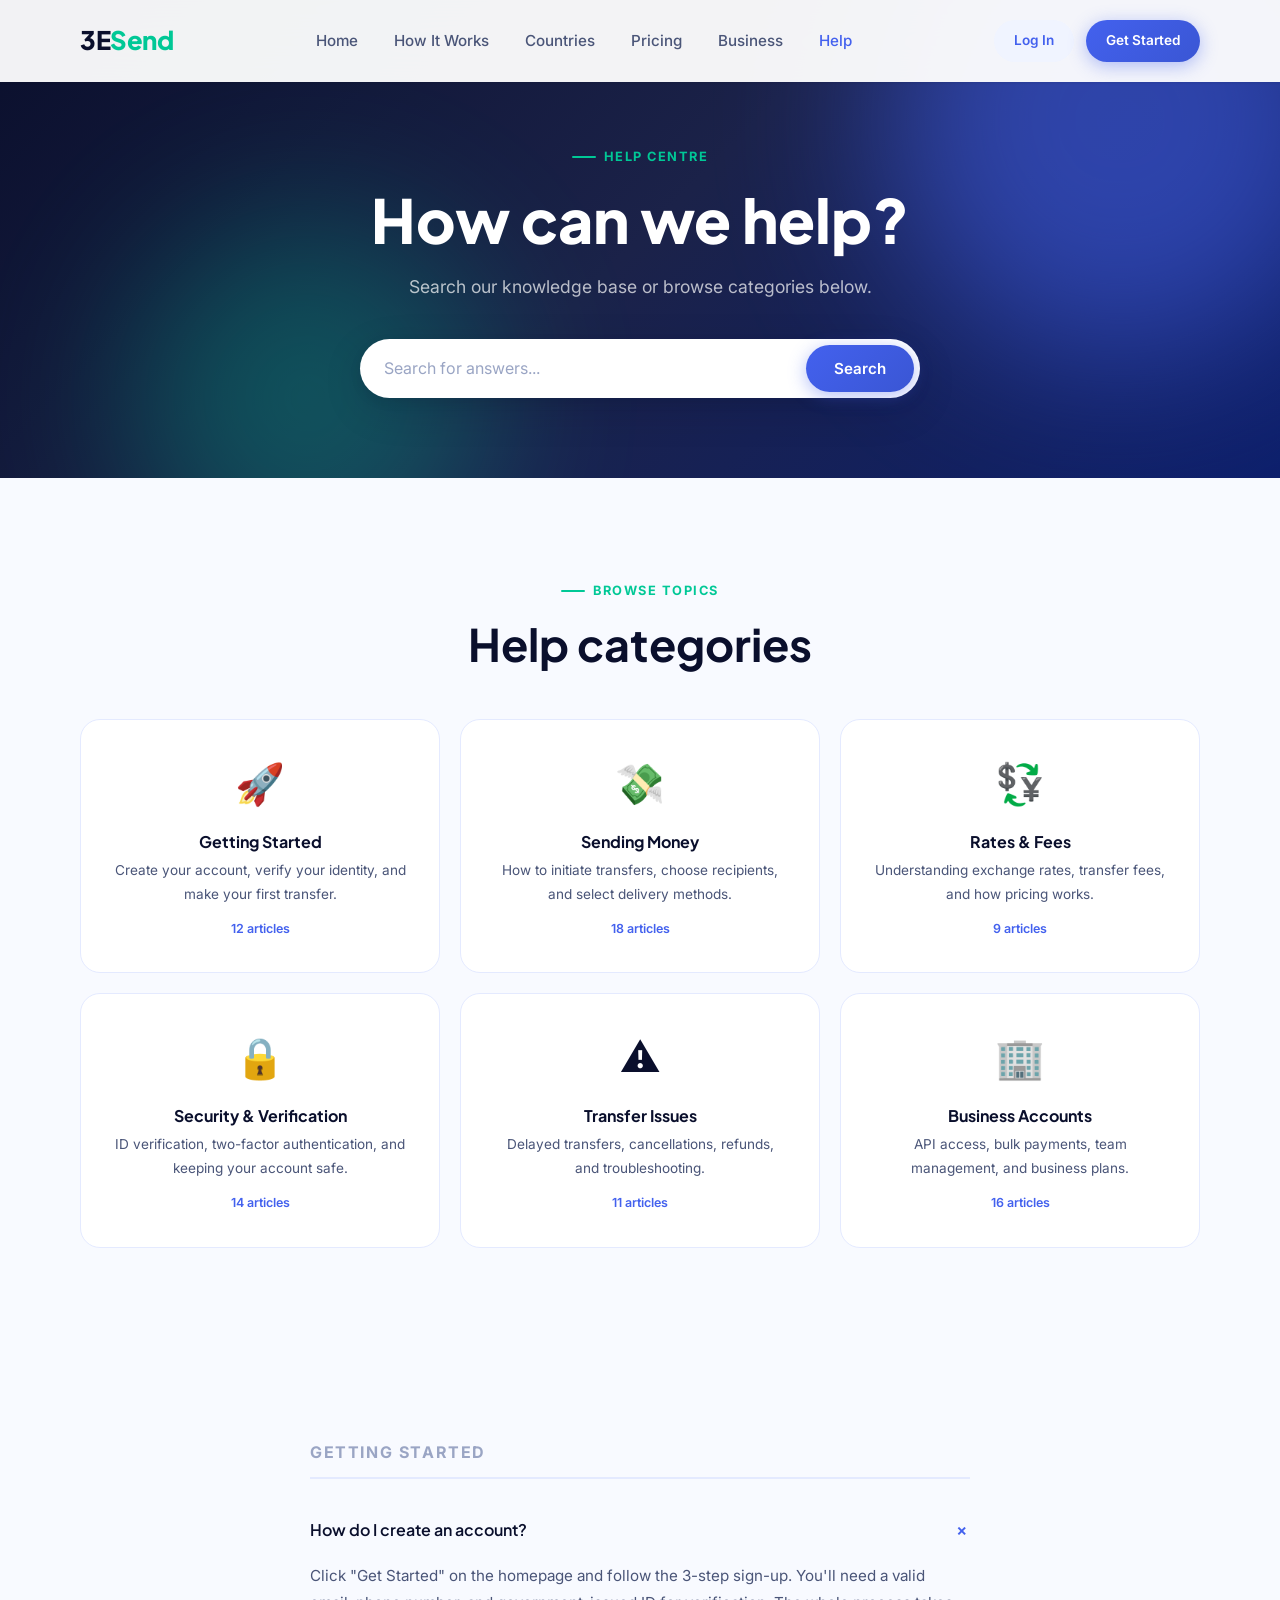
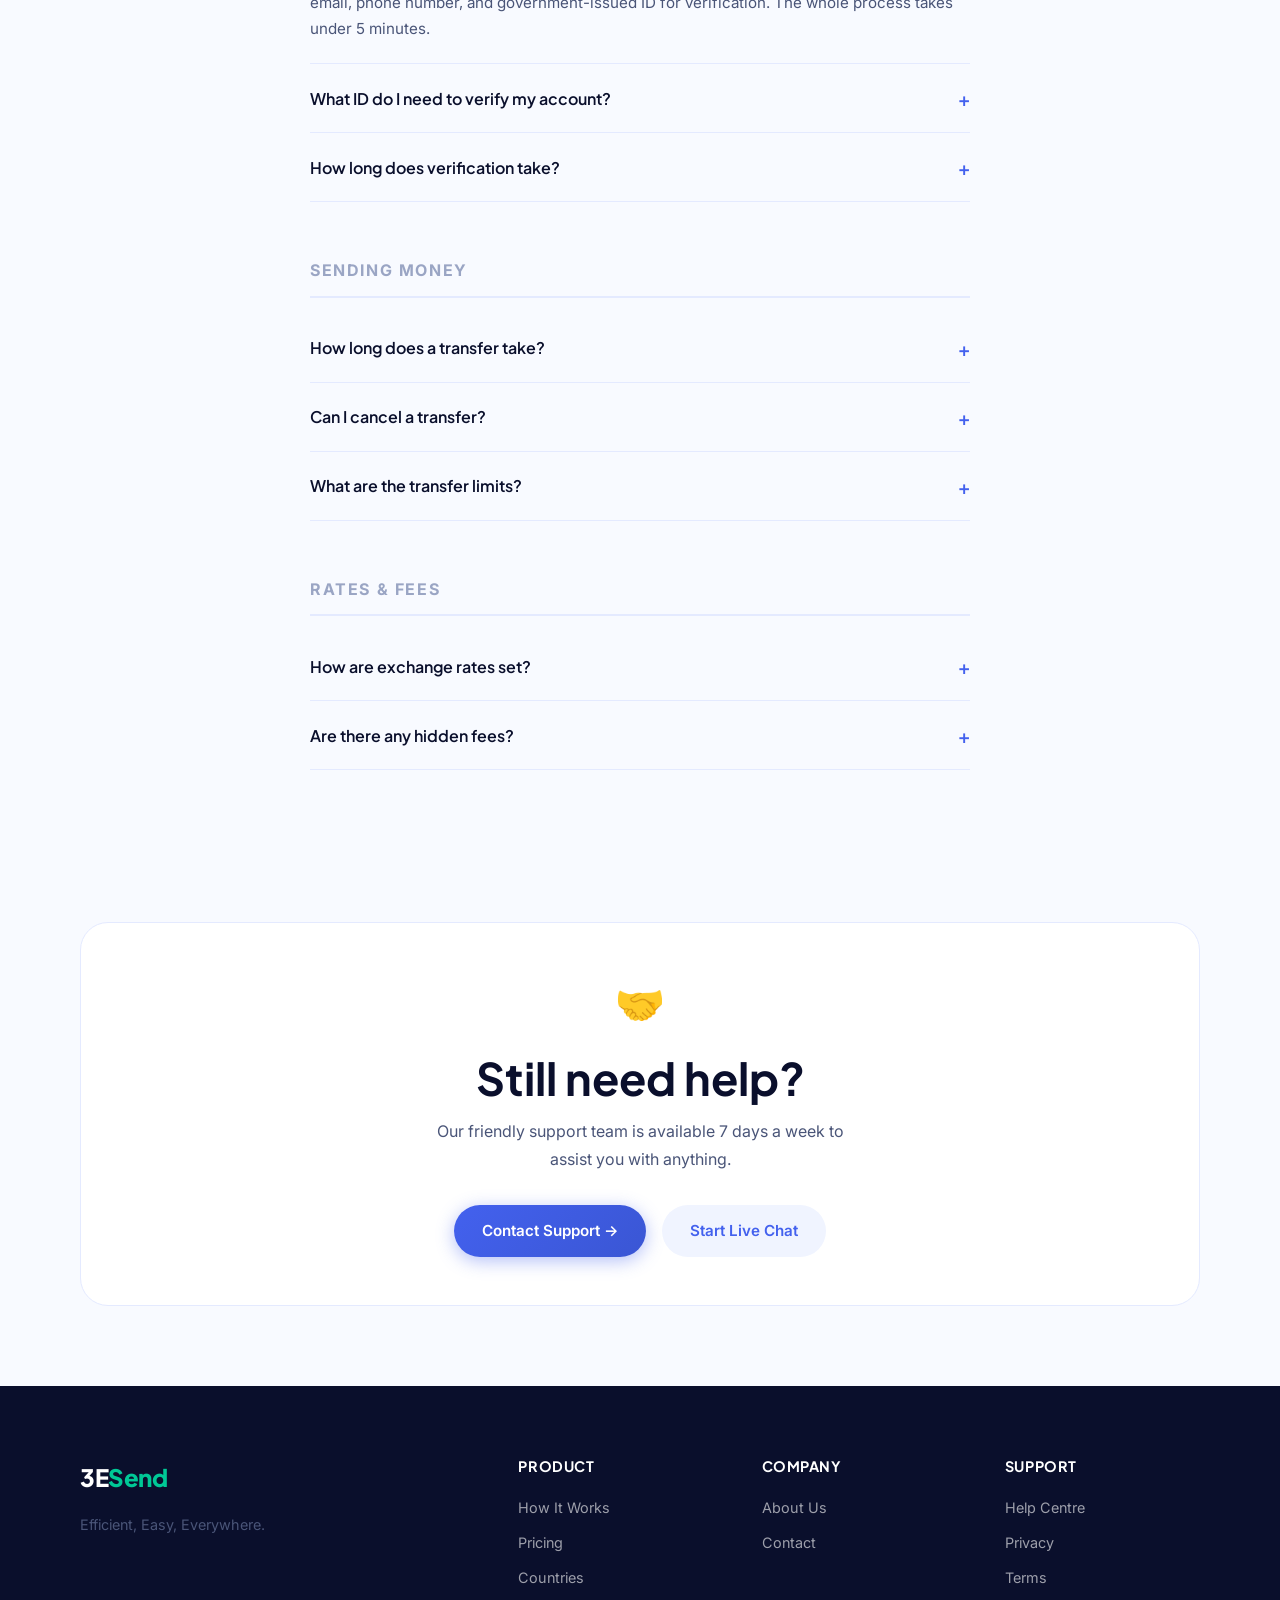
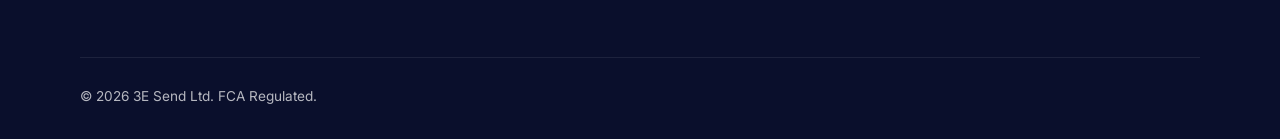
<file: help-centre.html>
<!DOCTYPE html>
<html lang="en">
<head>
  <meta charset="UTF-8">
  <meta name="viewport" content="width=device-width, initial-scale=1.0">
  <title>Help Centre — 3E Send</title>
  <link rel="stylesheet" href="css/styles.css">
  <style>
    body { background: var(--gray-50); }
    .nav-light { background: rgba(255,255,255,.95); backdrop-filter: blur(20px); box-shadow: var(--shadow-sm); }
    .nav-light .nav-toggle span { background: var(--navy); }
    .help-hero { background: var(--grad-hero); padding: 140px 80px 80px; text-align: center; position: relative; overflow: hidden; }
    .help-hero .container { position: relative; z-index: 1; }
    .help-hero h1 { color: var(--white); margin-bottom: 16px; }
    .help-hero p { color: rgba(255,255,255,.7); font-size: 1.1rem; margin-bottom: 36px; }
    .search-bar { max-width: 560px; margin: 0 auto; display: flex; background: var(--white); border-radius: var(--radius-pill); padding: 6px 6px 6px 24px; box-shadow: var(--shadow-lg); }
    .search-bar input { flex: 1; border: none; outline: none; font-family: var(--font-body); font-size: 1rem; color: var(--navy); background: none; }
    .search-bar input::placeholder { color: var(--gray-400); }
    .categories-section { padding: var(--section-pad); }
    .categories-grid { display: grid; grid-template-columns: repeat(3,1fr); gap: 20px; margin-top: 48px; }
    .category-card { background: var(--white); border: 1.5px solid var(--gray-200); border-radius: var(--radius-lg); padding: 32px; text-align: center; transition: all var(--dur) var(--ease); cursor: pointer; }
    .category-card:hover { border-color: var(--primary); box-shadow: var(--shadow-md); transform: translateY(-2px); }
    .category-icon { font-size: 2.5rem; margin-bottom: 16px; }
    .category-card h3 { margin-bottom: 8px; font-size: 1rem; }
    .category-card p { font-size: .85rem; }
    .category-card .article-count { display: inline-block; margin-top: 12px; font-size: .78rem; font-weight: 600; color: var(--primary); }
    .faq-page-section { padding: var(--section-pad); max-width: 820px; margin: 0 auto; }
    .faq-group { margin-bottom: 56px; }
    .faq-group-title { font-size: 1rem; font-weight: 700; color: var(--gray-400); text-transform: uppercase; letter-spacing: .1em; margin-bottom: 16px; padding-bottom: 12px; border-bottom: 2px solid var(--gray-200); }
    .still-need { background: var(--white); border: 1.5px solid var(--gray-200); border-radius: var(--radius-xl); padding: 48px; text-align: center; margin: 0 80px 80px; }
    .still-need h2 { margin-bottom: 12px; }
    .still-need p { margin-bottom: 32px; max-width: 420px; margin-left: auto; margin-right: auto; }
    .still-buttons { display: flex; gap: 16px; justify-content: center; flex-wrap: wrap; }
    @media (max-width: 1024px) { .still-need { margin: 0 48px 64px; } }
    @media (max-width: 768px) { .categories-grid { grid-template-columns: 1fr 1fr; } .still-need { margin: 0 24px 56px; padding: 32px 24px; } .help-hero { padding: 120px 24px 64px; } }
    @media (max-width: 480px) { .categories-grid { grid-template-columns: 1fr; } }
  </style>
</head>
<body>

  <nav class="nav nav-light" id="nav">
    <div class="nav-logo" style="color:var(--navy);">3E<span>Send</span></div>
    <ul class="nav-links">
      <li><a href="index.html">Home</a></li>
      <li><a href="how-it-works.html">How It Works</a></li>
      <li><a href="countries.html">Countries</a></li>
      <li><a href="pricing.html">Pricing</a></li>
      <li><a href="business.html">Business</a></li>
      <li><a href="help-centre.html" style="color:var(--primary);">Help</a></li>
    </ul>
    <div class="nav-actions">
      <a href="login.html" class="btn btn-ghost btn-sm">Log In</a>
      <a href="register.html" class="btn btn-primary btn-sm">Get Started</a>
    </div>
    <button class="nav-toggle" id="navToggle"><span></span><span></span><span></span></button>
  </nav>

  <div class="help-hero">
    <div class="orb orb-1"></div>
    <div class="orb orb-2"></div>
    <div class="container">
      <div class="section-label" style="justify-content:center;">Help Centre</div>
      <h1>How can we help?</h1>
      <p>Search our knowledge base or browse categories below.</p>
      <div class="search-bar">
        <input type="text" placeholder="Search for answers..." id="helpSearch">
        <button class="btn btn-primary">Search</button>
      </div>
    </div>
  </div>

  <!-- CATEGORIES -->
  <section class="categories-section">
    <div class="container">
      <div class="text-center">
        <div class="section-label">Browse Topics</div>
        <h2 class="section-title">Help categories</h2>
      </div>
      <div class="categories-grid">
        <div class="category-card">
          <div class="category-icon">🚀</div>
          <h3>Getting Started</h3>
          <p>Create your account, verify your identity, and make your first transfer.</p>
          <span class="article-count">12 articles</span>
        </div>
        <div class="category-card">
          <div class="category-icon">💸</div>
          <h3>Sending Money</h3>
          <p>How to initiate transfers, choose recipients, and select delivery methods.</p>
          <span class="article-count">18 articles</span>
        </div>
        <div class="category-card">
          <div class="category-icon">💱</div>
          <h3>Rates & Fees</h3>
          <p>Understanding exchange rates, transfer fees, and how pricing works.</p>
          <span class="article-count">9 articles</span>
        </div>
        <div class="category-card">
          <div class="category-icon">🔒</div>
          <h3>Security & Verification</h3>
          <p>ID verification, two-factor authentication, and keeping your account safe.</p>
          <span class="article-count">14 articles</span>
        </div>
        <div class="category-card">
          <div class="category-icon">⚠️</div>
          <h3>Transfer Issues</h3>
          <p>Delayed transfers, cancellations, refunds, and troubleshooting.</p>
          <span class="article-count">11 articles</span>
        </div>
        <div class="category-card">
          <div class="category-icon">🏢</div>
          <h3>Business Accounts</h3>
          <p>API access, bulk payments, team management, and business plans.</p>
          <span class="article-count">16 articles</span>
        </div>
      </div>
    </div>
  </section>

  <!-- FAQ ACCORDION -->
  <div class="faq-page-section">
    <div class="faq-group">
      <div class="faq-group-title">Getting Started</div>
      <div class="faq-item open">
        <button class="faq-q">How do I create an account? <span class="faq-icon">+</span></button>
        <div class="faq-a">Click "Get Started" on the homepage and follow the 3-step sign-up. You'll need a valid email, phone number, and government-issued ID for verification. The whole process takes under 5 minutes.</div>
      </div>
      <div class="faq-item">
        <button class="faq-q">What ID do I need to verify my account? <span class="faq-icon">+</span></button>
        <div class="faq-a">We accept a valid passport, national ID card, or driving licence. You'll also need to take a quick selfie for identity confirmation. All documents are handled securely and never shared.</div>
      </div>
      <div class="faq-item">
        <button class="faq-q">How long does verification take? <span class="faq-icon">+</span></button>
        <div class="faq-a">Most verifications are instant. In some cases it can take up to 1 business day if manual review is required. You'll be notified by email as soon as you're verified.</div>
      </div>
    </div>

    <div class="faq-group">
      <div class="faq-group-title">Sending Money</div>
      <div class="faq-item">
        <button class="faq-q">How long does a transfer take? <span class="faq-icon">+</span></button>
        <div class="faq-a">Most transfers arrive within minutes. Mobile wallet deposits are typically instant. Bank transfers can take 1–2 business days depending on the destination country and receiving bank.</div>
      </div>
      <div class="faq-item">
        <button class="faq-q">Can I cancel a transfer? <span class="faq-icon">+</span></button>
        <div class="faq-a">You can cancel a transfer from your dashboard as long as it hasn't been processed yet. Once funds are in transit, cancellation may not be possible. Contact our support team immediately if you need to cancel.</div>
      </div>
      <div class="faq-item">
        <button class="faq-q">What are the transfer limits? <span class="faq-icon">+</span></button>
        <div class="faq-a">Starter accounts can send up to £500 per transfer. Pro accounts go up to £5,000. Business accounts have custom limits. Higher personal limits are available with enhanced verification.</div>
      </div>
    </div>

    <div class="faq-group">
      <div class="faq-group-title">Rates & Fees</div>
      <div class="faq-item">
        <button class="faq-q">How are exchange rates set? <span class="faq-icon">+</span></button>
        <div class="faq-a">We use the mid-market exchange rate, updated hourly, with a transparent small margin that's disclosed before you send. We never hide fees in the rate — what you see is what your recipient gets.</div>
      </div>
      <div class="faq-item">
        <button class="faq-q">Are there any hidden fees? <span class="faq-icon">+</span></button>
        <div class="faq-a">Absolutely not. The fee shown at checkout — typically £1.99 to £2.99 — is the only fee you pay. No bank receiving fees, no mystery charges.</div>
      </div>
    </div>
  </div>

  <!-- STILL NEED HELP -->
  <div class="still-need">
    <div style="font-size:2.5rem;margin-bottom:16px;">🤝</div>
    <h2>Still need help?</h2>
    <p>Our friendly support team is available 7 days a week to assist you with anything.</p>
    <div class="still-buttons">
      <a href="contact.html" class="btn btn-primary">Contact Support →</a>
      <a href="#" class="btn btn-ghost">Start Live Chat</a>
    </div>
  </div>

  <footer class="footer">
    <div class="footer-grid">
      <div class="footer-brand">
        <div class="nav-logo">3E<span style="color:var(--teal)">Send</span></div>
        <p>Efficient, Easy, Everywhere.</p>
      </div>
      <div class="footer-col"><h4>Product</h4><a href="how-it-works.html">How It Works</a><a href="pricing.html">Pricing</a><a href="countries.html">Countries</a></div>
      <div class="footer-col"><h4>Company</h4><a href="#">About Us</a><a href="contact.html">Contact</a></div>
      <div class="footer-col"><h4>Support</h4><a href="help-centre.html">Help Centre</a><a href="#">Privacy</a><a href="#">Terms</a></div>
    </div>
    <div class="footer-bottom"><span>© 2026 3E Send Ltd. FCA Regulated.</span></div>
  </footer>

  <script src="js/app.js"></script>
</body>
</html>
</file>
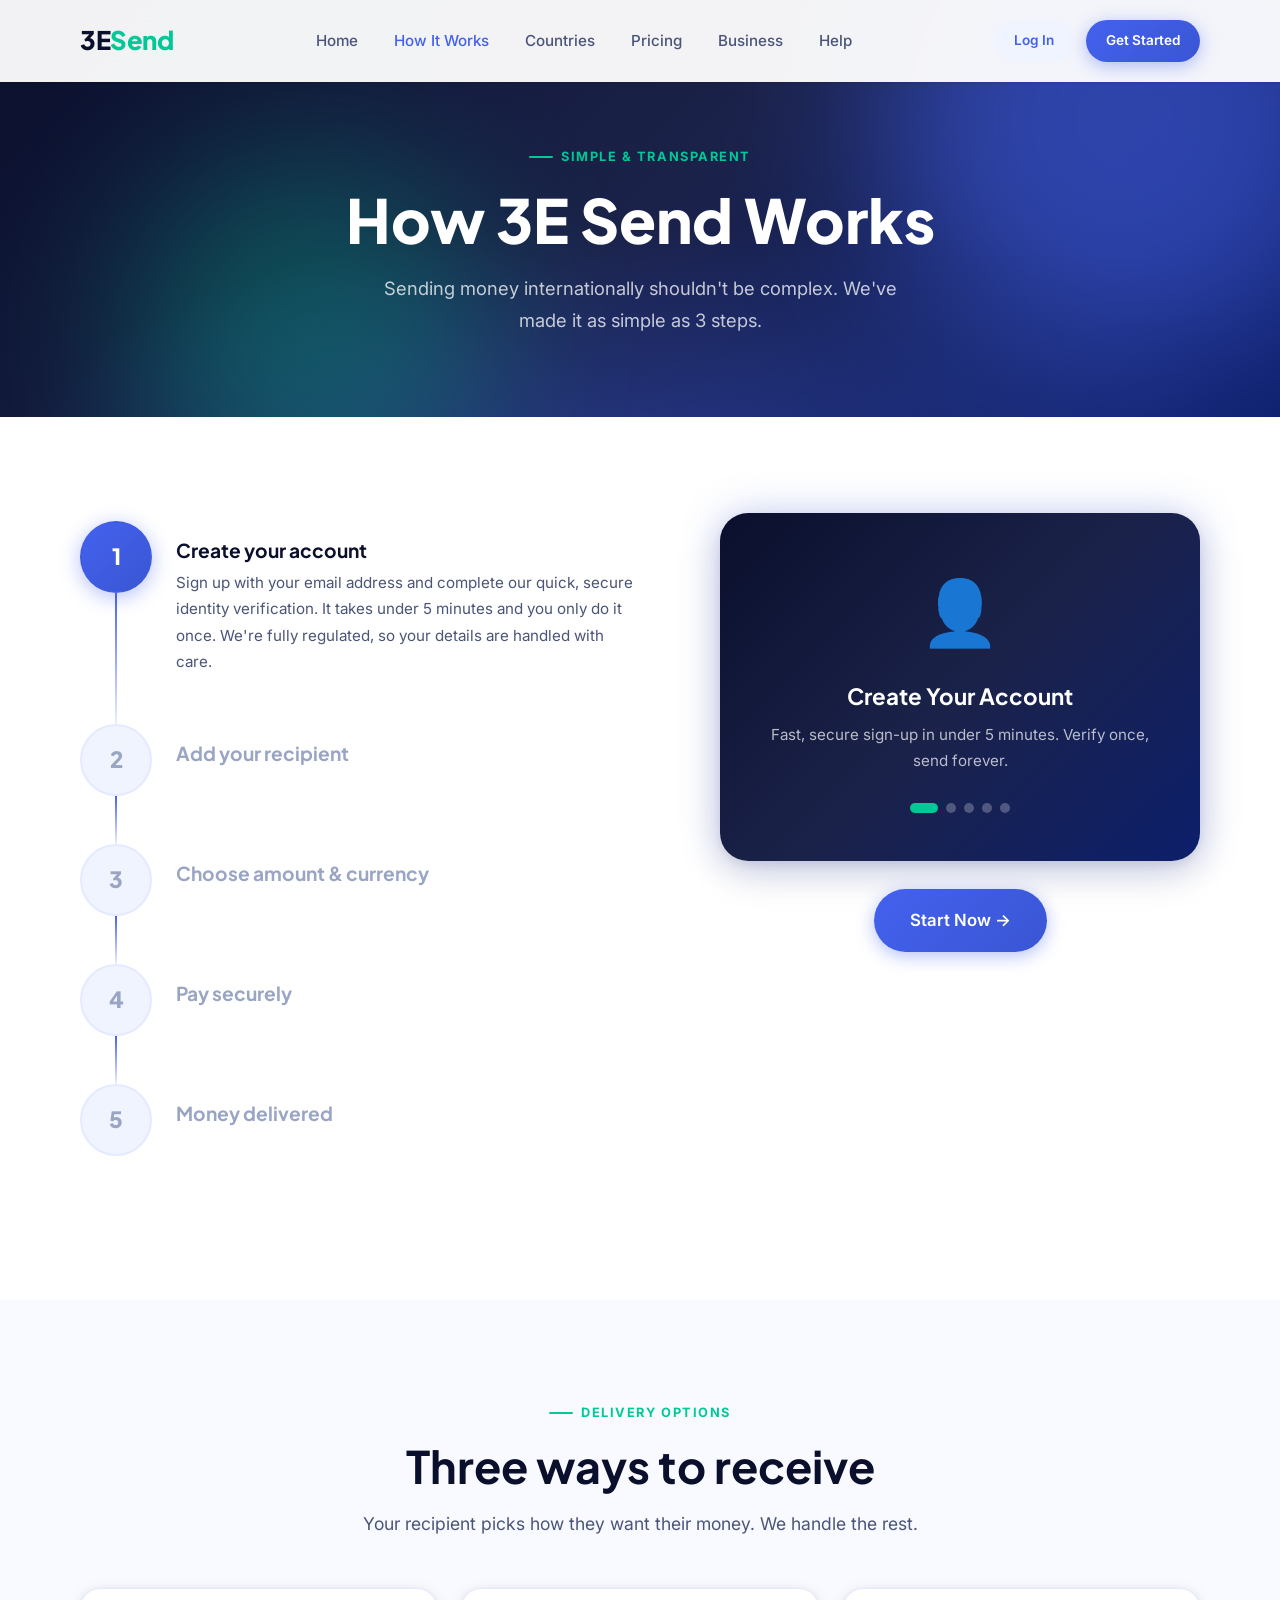
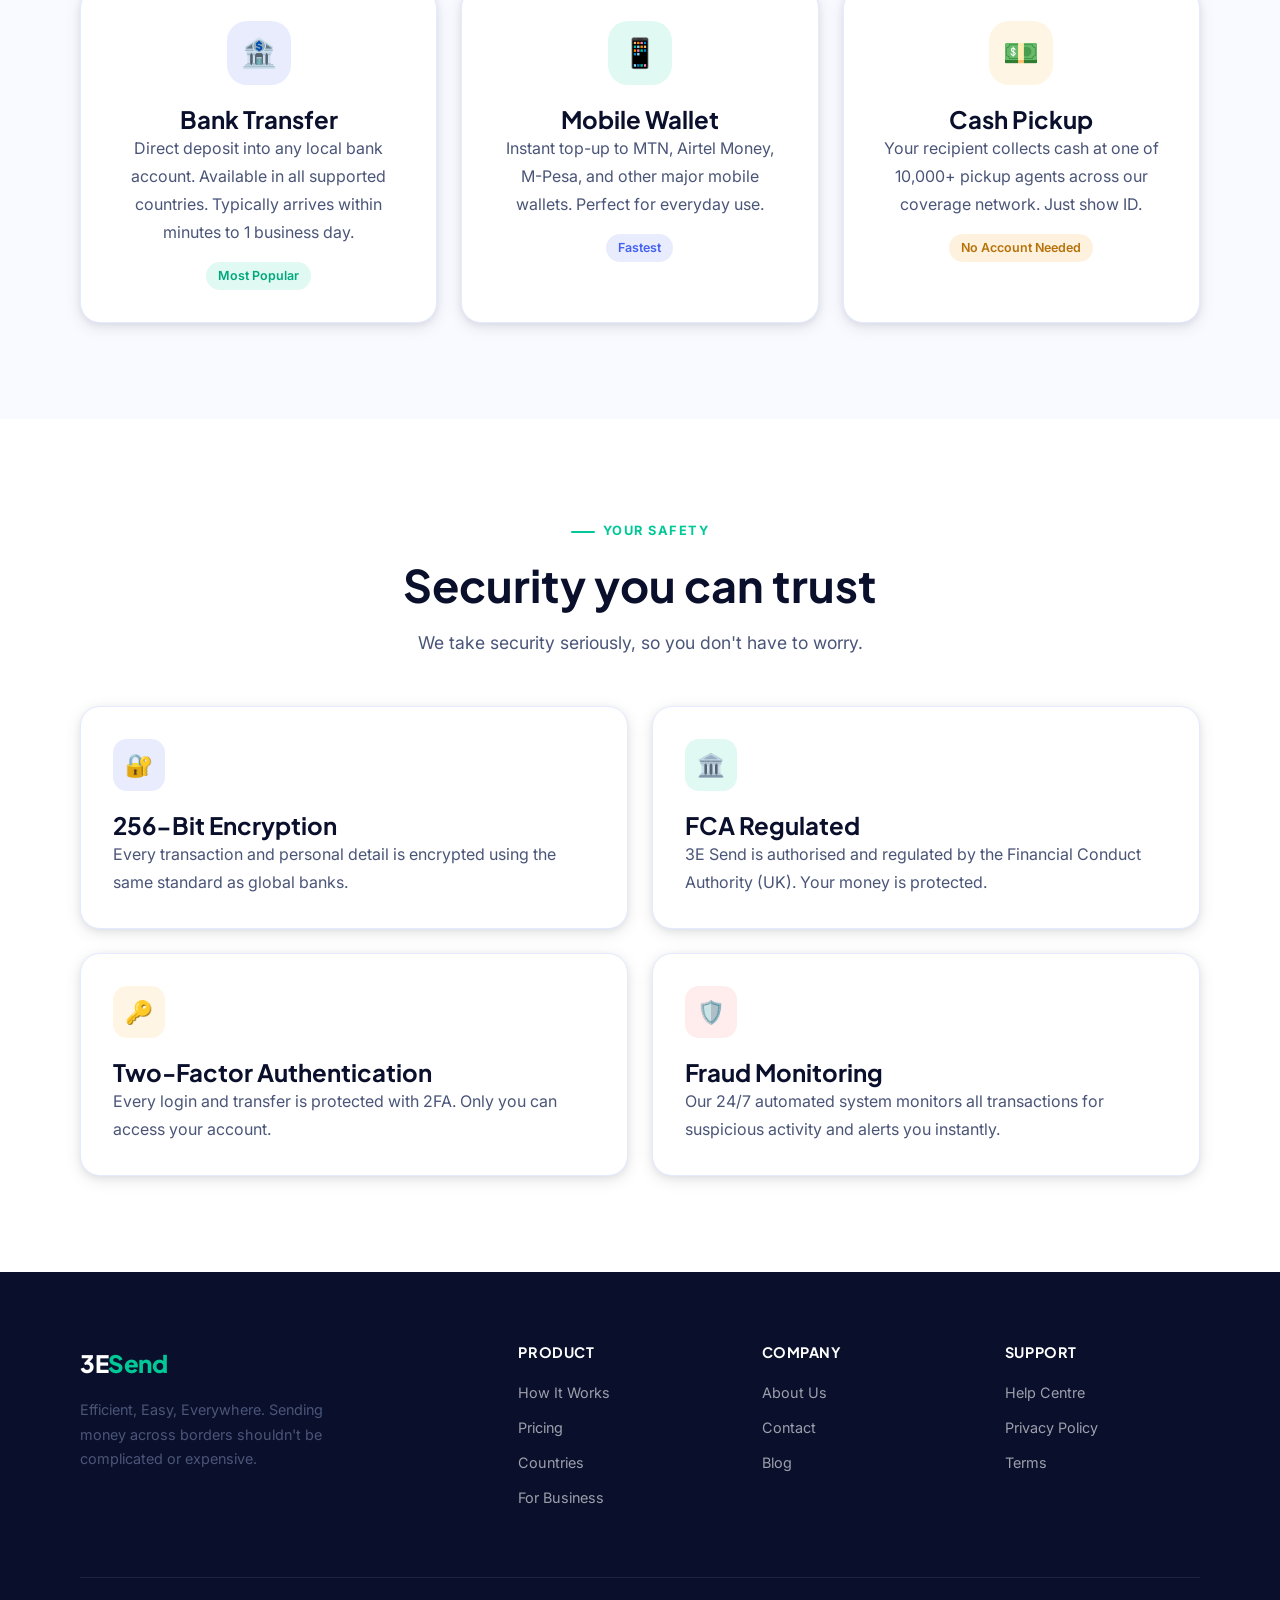
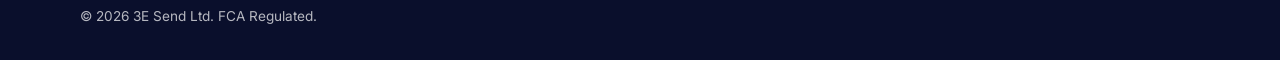
<file: how-it-works.html>
<!DOCTYPE html>
<html lang="en">
<head>
  <meta charset="UTF-8">
  <meta name="viewport" content="width=device-width, initial-scale=1.0">
  <title>How It Works — 3E Send</title>
  <link rel="stylesheet" href="css/styles.css">
  <style>
    body { background: var(--white); }
    .nav-light { background: rgba(255,255,255,.95); backdrop-filter: blur(20px); box-shadow: var(--shadow-sm); }
    .nav-light .nav-toggle span { background: var(--navy); }
    .steps-section { padding: var(--section-pad); }
    .steps-inner { display: grid; grid-template-columns: 1fr 480px; gap: 80px; align-items: start; max-width: 1180px; margin: 0 auto; }
    .sticky-visual { position: sticky; top: 120px; }
    .step-visual-card {
      background: var(--grad-hero);
      border-radius: var(--radius-xl);
      padding: 48px 40px;
      box-shadow: var(--shadow-glow), var(--shadow-lg);
      text-align: center;
    }
    .step-visual-icon { font-size: 4rem; margin-bottom: 20px; }
    .step-visual-card h3 { color: var(--white); font-size: 1.4rem; margin-bottom: 12px; }
    .step-visual-card p { color: rgba(255,255,255,.7); font-size: .95rem; }
    .step-dots { display: flex; gap: 8px; justify-content: center; margin-top: 28px; }
    .step-dot { width: 10px; height: 10px; border-radius: 50%; background: rgba(255,255,255,.25); transition: all .3s; }
    .step-dot.active { background: var(--teal); width: 28px; border-radius: 5px; }
    .big-step-list { display: flex; flex-direction: column; gap: 0; padding-top: 8px; }
    .big-step {
      display: grid;
      grid-template-columns: 72px 1fr;
      gap: 24px;
      padding-bottom: 48px;
      cursor: pointer;
      position: relative;
    }
    .big-step:not(:last-child)::before {
      content: '';
      position: absolute;
      left: 35px; top: 72px; bottom: 0;
      width: 2px;
      background: linear-gradient(to bottom, var(--primary) 0%, rgba(67,97,238,.1) 100%);
    }
    .big-step-num {
      width: 72px; height: 72px;
      border-radius: 50%;
      background: var(--gray-100);
      border: 2px solid var(--gray-200);
      display: flex; align-items: center; justify-content: center;
      font-family: var(--font-heading);
      font-size: 1.4rem;
      font-weight: 800;
      color: var(--gray-400);
      transition: all .3s;
      position: relative; z-index: 1;
      flex-shrink: 0;
    }
    .big-step.active .big-step-num {
      background: var(--grad-primary);
      border-color: transparent;
      color: var(--white);
      box-shadow: 0 4px 20px rgba(67,97,238,.4);
    }
    .big-step-body h3 { font-size: 1.2rem; margin-bottom: 8px; color: var(--gray-400); transition: color .3s; padding-top: 18px; }
    .big-step.active .big-step-body h3 { color: var(--navy); }
    .big-step-body p { display: none; font-size: .95rem; }
    .big-step.active .big-step-body p { display: block; }

    /* Delivery methods */
    .delivery-section { padding: var(--section-pad); background: var(--gray-50); }
    .delivery-grid { display: grid; grid-template-columns: repeat(3,1fr); gap: 24px; margin-top: 48px; }
    .delivery-card { text-align: center; }
    .delivery-card .card-icon { margin: 0 auto 20px; width: 64px; height: 64px; font-size: 1.8rem; border-radius: var(--radius-lg); }

    /* Security */
    .security-section { padding: var(--section-pad); }
    .security-grid { display: grid; grid-template-columns: 1fr 1fr; gap: 24px; margin-top: 48px; }

    @media (max-width: 1024px) {
      .steps-inner { grid-template-columns: 1fr; }
      .sticky-visual { position: static; }
    }
    @media (max-width: 768px) {
      .delivery-grid, .security-grid { grid-template-columns: 1fr; }
    }
  </style>
</head>
<body>

  <nav class="nav nav-light" id="nav">
    <div class="nav-logo" style="color:var(--navy);">3E<span>Send</span></div>
    <ul class="nav-links">
      <li><a href="index.html">Home</a></li>
      <li><a href="how-it-works.html" style="color:var(--primary);">How It Works</a></li>
      <li><a href="countries.html">Countries</a></li>
      <li><a href="pricing.html">Pricing</a></li>
      <li><a href="business.html">Business</a></li>
      <li><a href="help-centre.html">Help</a></li>
    </ul>
    <div class="nav-actions">
      <a href="login.html" class="btn btn-ghost btn-sm">Log In</a>
      <a href="register.html" class="btn btn-primary btn-sm">Get Started</a>
    </div>
    <button class="nav-toggle" id="navToggle"><span></span><span></span><span></span></button>
  </nav>

  <div class="page-hero">
    <div class="orb orb-1"></div>
    <div class="orb orb-2"></div>
    <div class="container">
      <div class="section-label" style="justify-content:center;">Simple & Transparent</div>
      <h1>How 3E Send Works</h1>
      <p>Sending money internationally shouldn't be complex. We've made it as simple as 3 steps.</p>
    </div>
  </div>

  <!-- STEPS -->
  <section class="steps-section">
    <div class="steps-inner">
      <div class="big-step-list" id="stepList">
        <div class="big-step active" data-step="0">
          <div class="big-step-num">1</div>
          <div class="big-step-body">
            <h3>Create your account</h3>
            <p>Sign up with your email address and complete our quick, secure identity verification. It takes under 5 minutes and you only do it once. We're fully regulated, so your details are handled with care.</p>
          </div>
        </div>
        <div class="big-step" data-step="1">
          <div class="big-step-num">2</div>
          <div class="big-step-body">
            <h3>Add your recipient</h3>
            <p>Enter your recipient's name and choose how they'd like to receive the money — bank transfer, mobile wallet, or cash pickup. Save them as a contact for faster future transfers.</p>
          </div>
        </div>
        <div class="big-step" data-step="2">
          <div class="big-step-num">3</div>
          <div class="big-step-body">
            <h3>Choose amount & currency</h3>
            <p>Enter how much you want to send. Our calculator shows the exact exchange rate and fees upfront — no surprises. Lock in the rate and proceed with confidence.</p>
          </div>
        </div>
        <div class="big-step" data-step="3">
          <div class="big-step-num">4</div>
          <div class="big-step-body">
            <h3>Pay securely</h3>
            <p>Pay by debit card, credit card, or bank transfer. All payments are processed through secure, encrypted channels. You'll receive an instant confirmation once your payment is processed.</p>
          </div>
        </div>
        <div class="big-step" data-step="4">
          <div class="big-step-num">5</div>
          <div class="big-step-body">
            <h3>Money delivered</h3>
            <p>Your recipient gets notified and receives the funds, usually within minutes. You can track every step in real time from your dashboard, and we'll send you updates along the way.</p>
          </div>
        </div>
      </div>

      <div class="sticky-visual">
        <div class="step-visual-card" id="stepCard">
          <div class="step-visual-icon" id="stepIcon">👤</div>
          <h3 id="stepTitle">Create Your Account</h3>
          <p id="stepDesc">Fast, secure sign-up in under 5 minutes. Verify once, send forever.</p>
          <div class="step-dots">
            <div class="step-dot active" id="dot0"></div>
            <div class="step-dot" id="dot1"></div>
            <div class="step-dot" id="dot2"></div>
            <div class="step-dot" id="dot3"></div>
            <div class="step-dot" id="dot4"></div>
          </div>
        </div>
        <div style="margin-top:28px;text-align:center;">
          <a href="register.html" class="btn btn-primary btn-lg">Start Now →</a>
        </div>
      </div>
    </div>
  </section>

  <!-- DELIVERY METHODS -->
  <section class="delivery-section">
    <div class="container">
      <div class="text-center">
        <div class="section-label">Delivery Options</div>
        <h2 class="section-title">Three ways to receive</h2>
        <p class="section-sub">Your recipient picks how they want their money. We handle the rest.</p>
      </div>
      <div class="delivery-grid">
        <div class="card delivery-card">
          <div class="card-icon blue">🏦</div>
          <h3>Bank Transfer</h3>
          <p>Direct deposit into any local bank account. Available in all supported countries. Typically arrives within minutes to 1 business day.</p>
          <div class="badge badge-teal" style="margin-top:16px;">Most Popular</div>
        </div>
        <div class="card delivery-card">
          <div class="card-icon teal">📱</div>
          <h3>Mobile Wallet</h3>
          <p>Instant top-up to MTN, Airtel Money, M-Pesa, and other major mobile wallets. Perfect for everyday use.</p>
          <div class="badge badge-blue" style="margin-top:16px;">Fastest</div>
        </div>
        <div class="card delivery-card">
          <div class="card-icon gold">💵</div>
          <h3>Cash Pickup</h3>
          <p>Your recipient collects cash at one of 10,000+ pickup agents across our coverage network. Just show ID.</p>
          <div class="badge badge-gold" style="margin-top:16px;">No Account Needed</div>
        </div>
      </div>
    </div>
  </section>

  <!-- SECURITY -->
  <section class="security-section">
    <div class="container">
      <div class="text-center">
        <div class="section-label">Your Safety</div>
        <h2 class="section-title">Security you can trust</h2>
        <p class="section-sub">We take security seriously, so you don't have to worry.</p>
      </div>
      <div class="security-grid">
        <div class="card">
          <div class="card-icon blue">🔐</div>
          <h3>256-Bit Encryption</h3>
          <p>Every transaction and personal detail is encrypted using the same standard as global banks.</p>
        </div>
        <div class="card">
          <div class="card-icon teal">🏛️</div>
          <h3>FCA Regulated</h3>
          <p>3E Send is authorised and regulated by the Financial Conduct Authority (UK). Your money is protected.</p>
        </div>
        <div class="card">
          <div class="card-icon gold">🔑</div>
          <h3>Two-Factor Authentication</h3>
          <p>Every login and transfer is protected with 2FA. Only you can access your account.</p>
        </div>
        <div class="card">
          <div class="card-icon coral">🛡️</div>
          <h3>Fraud Monitoring</h3>
          <p>Our 24/7 automated system monitors all transactions for suspicious activity and alerts you instantly.</p>
        </div>
      </div>
    </div>
  </section>

  <footer class="footer">
    <div class="footer-grid">
      <div class="footer-brand">
        <div class="nav-logo">3E<span style="color:var(--teal)">Send</span></div>
        <p>Efficient, Easy, Everywhere. Sending money across borders shouldn't be complicated or expensive.</p>
      </div>
      <div class="footer-col">
        <h4>Product</h4>
        <a href="how-it-works.html">How It Works</a>
        <a href="pricing.html">Pricing</a>
        <a href="countries.html">Countries</a>
        <a href="business.html">For Business</a>
      </div>
      <div class="footer-col">
        <h4>Company</h4>
        <a href="#">About Us</a>
        <a href="contact.html">Contact</a>
        <a href="#">Blog</a>
      </div>
      <div class="footer-col">
        <h4>Support</h4>
        <a href="help-centre.html">Help Centre</a>
        <a href="#">Privacy Policy</a>
        <a href="#">Terms</a>
      </div>
    </div>
    <div class="footer-bottom">
      <span>© 2026 3E Send Ltd. FCA Regulated.</span>
    </div>
  </footer>

  <script src="js/app.js"></script>
  <script>
    const stepData = [
      { icon: '👤', title: 'Create Your Account', desc: 'Fast, secure sign-up in under 5 minutes. Verify once, send forever.' },
      { icon: '👥', title: 'Add Your Recipient', desc: 'Save recipients for faster future transfers. Bank, wallet, or cash.' },
      { icon: '💱', title: 'Choose Amount', desc: 'See exact rates and fees upfront. No hidden charges, ever.' },
      { icon: '💳', title: 'Pay Securely', desc: 'Card or bank transfer. Encrypted and instant confirmation.' },
      { icon: '✅', title: 'Money Delivered!', desc: 'Track in real time. Usually within minutes.' },
    ];
    const steps = document.querySelectorAll('.big-step');
    steps.forEach(step => {
      step.addEventListener('click', () => {
        steps.forEach(s => s.classList.remove('active'));
        step.classList.add('active');
        const i = parseInt(step.dataset.step);
        document.getElementById('stepIcon').textContent = stepData[i].icon;
        document.getElementById('stepTitle').textContent = stepData[i].title;
        document.getElementById('stepDesc').textContent = stepData[i].desc;
        for (let j = 0; j < 5; j++) {
          document.getElementById('dot'+j).classList.toggle('active', j === i);
        }
      });
    });
  </script>
</body>
</html>
</file>
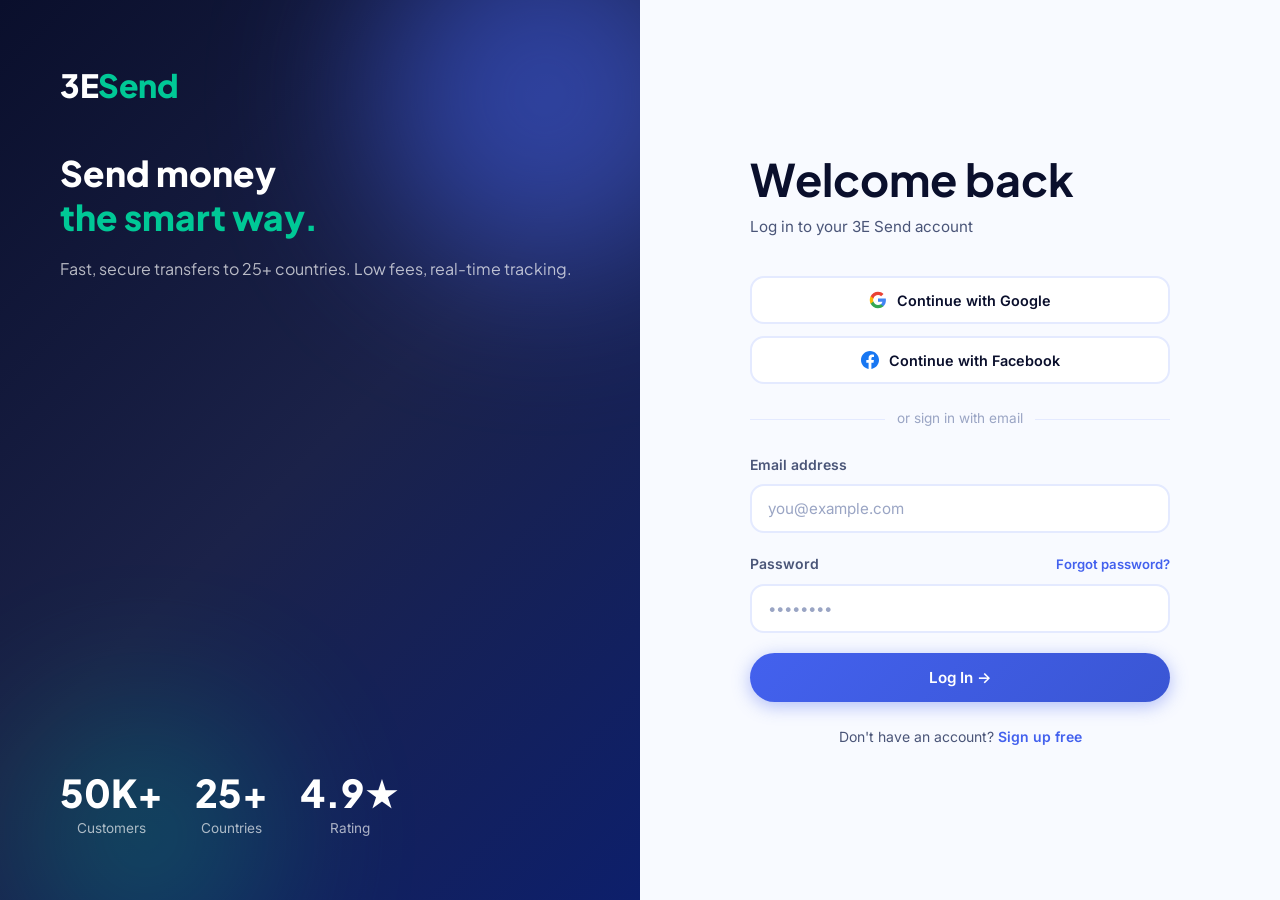
<file: login.html>
<!DOCTYPE html>
<html lang="en">
<head>
  <meta charset="UTF-8">
  <meta name="viewport" content="width=device-width, initial-scale=1.0">
  <title>Log In — 3E Send</title>
  <link rel="stylesheet" href="css/styles.css">
  <style>
    body { background: var(--gray-50); min-height: 100vh; display: flex; flex-direction: column; }
    .auth-page { flex: 1; display: grid; grid-template-columns: 1fr 1fr; min-height: 100vh; }
    .auth-left {
      background: var(--grad-hero);
      padding: 60px;
      display: flex;
      flex-direction: column;
      justify-content: space-between;
      position: relative;
      overflow: hidden;
    }
    .auth-left .orb-1 { width: 350px; height: 350px; top: -80px; right: -80px; }
    .auth-left .orb-2 { width: 250px; height: 250px; bottom: -60px; left: 20px; opacity: .25; }
    .auth-brand { position: relative; z-index: 1; }
    .auth-brand .nav-logo { font-size: 2rem; margin-bottom: 40px; color: var(--white); display: block; }
    .auth-brand .nav-logo span { color: var(--teal); }
    .auth-tagline { color: var(--white); font-size: 2.2rem; font-weight: 800; font-family: var(--font-heading); line-height: 1.25; margin-bottom: 24px; }
    .auth-tagline em { font-style: normal; color: var(--teal); }
    .auth-tagline p { font-size: 1rem; font-weight: 400; color: rgba(255,255,255,.7); margin-top: 16px; }
    .auth-stats { display: flex; gap: 32px; position: relative; z-index: 1; }
    .auth-right {
      display: flex;
      align-items: center;
      justify-content: center;
      padding: 60px 48px;
    }
    .auth-form-wrap { width: 100%; max-width: 420px; }
    .auth-form-wrap h2 { margin-bottom: 8px; }
    .auth-form-wrap > p { margin-bottom: 36px; font-size: .95rem; }
    .auth-divider { display: flex; align-items: center; gap: 12px; margin: 24px 0; color: var(--gray-400); font-size: .85rem; }
    .auth-divider::before, .auth-divider::after { content: ''; flex: 1; height: 1px; background: var(--gray-200); }
    .social-btn {
      width: 100%;
      padding: 13px;
      border: 2px solid var(--gray-200);
      border-radius: var(--radius-md);
      background: var(--white);
      font-family: var(--font-body);
      font-size: .9rem;
      font-weight: 600;
      color: var(--navy);
      cursor: pointer;
      display: flex;
      align-items: center;
      justify-content: center;
      gap: 10px;
      transition: all var(--dur) var(--ease);
      margin-bottom: 12px;
    }
    .social-btn:hover { border-color: var(--primary); background: var(--gray-50); }
    .form-footer { text-align: center; margin-top: 24px; font-size: .875rem; color: var(--gray-600); }
    .form-footer a { color: var(--primary); font-weight: 600; }
    .form-row { display: flex; justify-content: space-between; align-items: center; margin-bottom: 8px; }
    @media (max-width: 768px) {
      .auth-page { grid-template-columns: 1fr; }
      .auth-left { display: none; }
      .auth-right { padding: 40px 24px; padding-top: 100px; }
    }
  </style>
</head>
<body>

  <div class="auth-page">
    <div class="auth-left">
      <div class="orb orb-1"></div>
      <div class="orb orb-2"></div>
      <div class="auth-brand">
        <a href="index.html" class="nav-logo">3E<span>Send</span></a>
        <div class="auth-tagline">
          Send money<br><em>the smart way.</em>
          <p>Fast, secure transfers to 25+ countries. Low fees, real-time tracking.</p>
        </div>
      </div>
      <div class="auth-stats">
        <div class="stat-chip"><span class="number">50K+</span><span class="label">Customers</span></div>
        <div class="stat-chip"><span class="number">25+</span><span class="label">Countries</span></div>
        <div class="stat-chip"><span class="number">4.9★</span><span class="label">Rating</span></div>
      </div>
    </div>

    <div class="auth-right">
      <div class="auth-form-wrap">
        <h2>Welcome back</h2>
        <p>Log in to your 3E Send account</p>

        <button class="social-btn">
          <svg width="18" height="18" viewBox="0 0 24 24"><path fill="#4285F4" d="M22.56 12.25c0-.78-.07-1.53-.2-2.25H12v4.26h5.92c-.26 1.37-1.04 2.53-2.21 3.31v2.77h3.57c2.08-1.92 3.28-4.74 3.28-8.09z"/><path fill="#34A853" d="M12 23c2.97 0 5.46-.98 7.28-2.66l-3.57-2.77c-.98.66-2.23 1.06-3.71 1.06-2.86 0-5.29-1.93-6.16-4.53H2.18v2.84C3.99 20.53 7.7 23 12 23z"/><path fill="#FBBC05" d="M5.84 14.09c-.22-.66-.35-1.36-.35-2.09s.13-1.43.35-2.09V7.07H2.18C1.43 8.55 1 10.22 1 12s.43 3.45 1.18 4.93l2.85-2.22.81-.62z"/><path fill="#EA4335" d="M12 5.38c1.62 0 3.06.56 4.21 1.64l3.15-3.15C17.45 2.09 14.97 1 12 1 7.7 1 3.99 3.47 2.18 7.07l3.66 2.84c.87-2.6 3.3-4.53 6.16-4.53z"/></svg>
          Continue with Google
        </button>
        <button class="social-btn">
          <svg width="18" height="18" viewBox="0 0 24 24" fill="#1877F2"><path d="M24 12.073c0-6.627-5.373-12-12-12s-12 5.373-12 12c0 5.99 4.388 10.954 10.125 11.854v-8.385H7.078v-3.47h3.047V9.43c0-3.007 1.792-4.669 4.533-4.669 1.312 0 2.686.235 2.686.235v2.953H15.83c-1.491 0-1.956.925-1.956 1.874v2.25h3.328l-.532 3.47h-2.796v8.385C19.612 23.027 24 18.062 24 12.073z"/></svg>
          Continue with Facebook
        </button>

        <div class="auth-divider">or sign in with email</div>

        <form onsubmit="return false;">
          <div class="form-group">
            <label class="form-label">Email address</label>
            <input type="email" class="form-control" placeholder="you@example.com">
          </div>
          <div class="form-group">
            <div class="form-row">
              <label class="form-label" style="margin-bottom:0;">Password</label>
              <a href="#" style="font-size:.82rem;color:var(--primary);font-weight:600;">Forgot password?</a>
            </div>
            <input type="password" class="form-control" placeholder="••••••••">
          </div>
          <button type="submit" class="btn btn-primary" style="width:100%;justify-content:center;padding:15px;">Log In →</button>
        </form>

        <div class="form-footer">
          Don't have an account? <a href="register.html">Sign up free</a>
        </div>
      </div>
    </div>
  </div>

  <script src="js/app.js"></script>
</body>
</html>
</file>
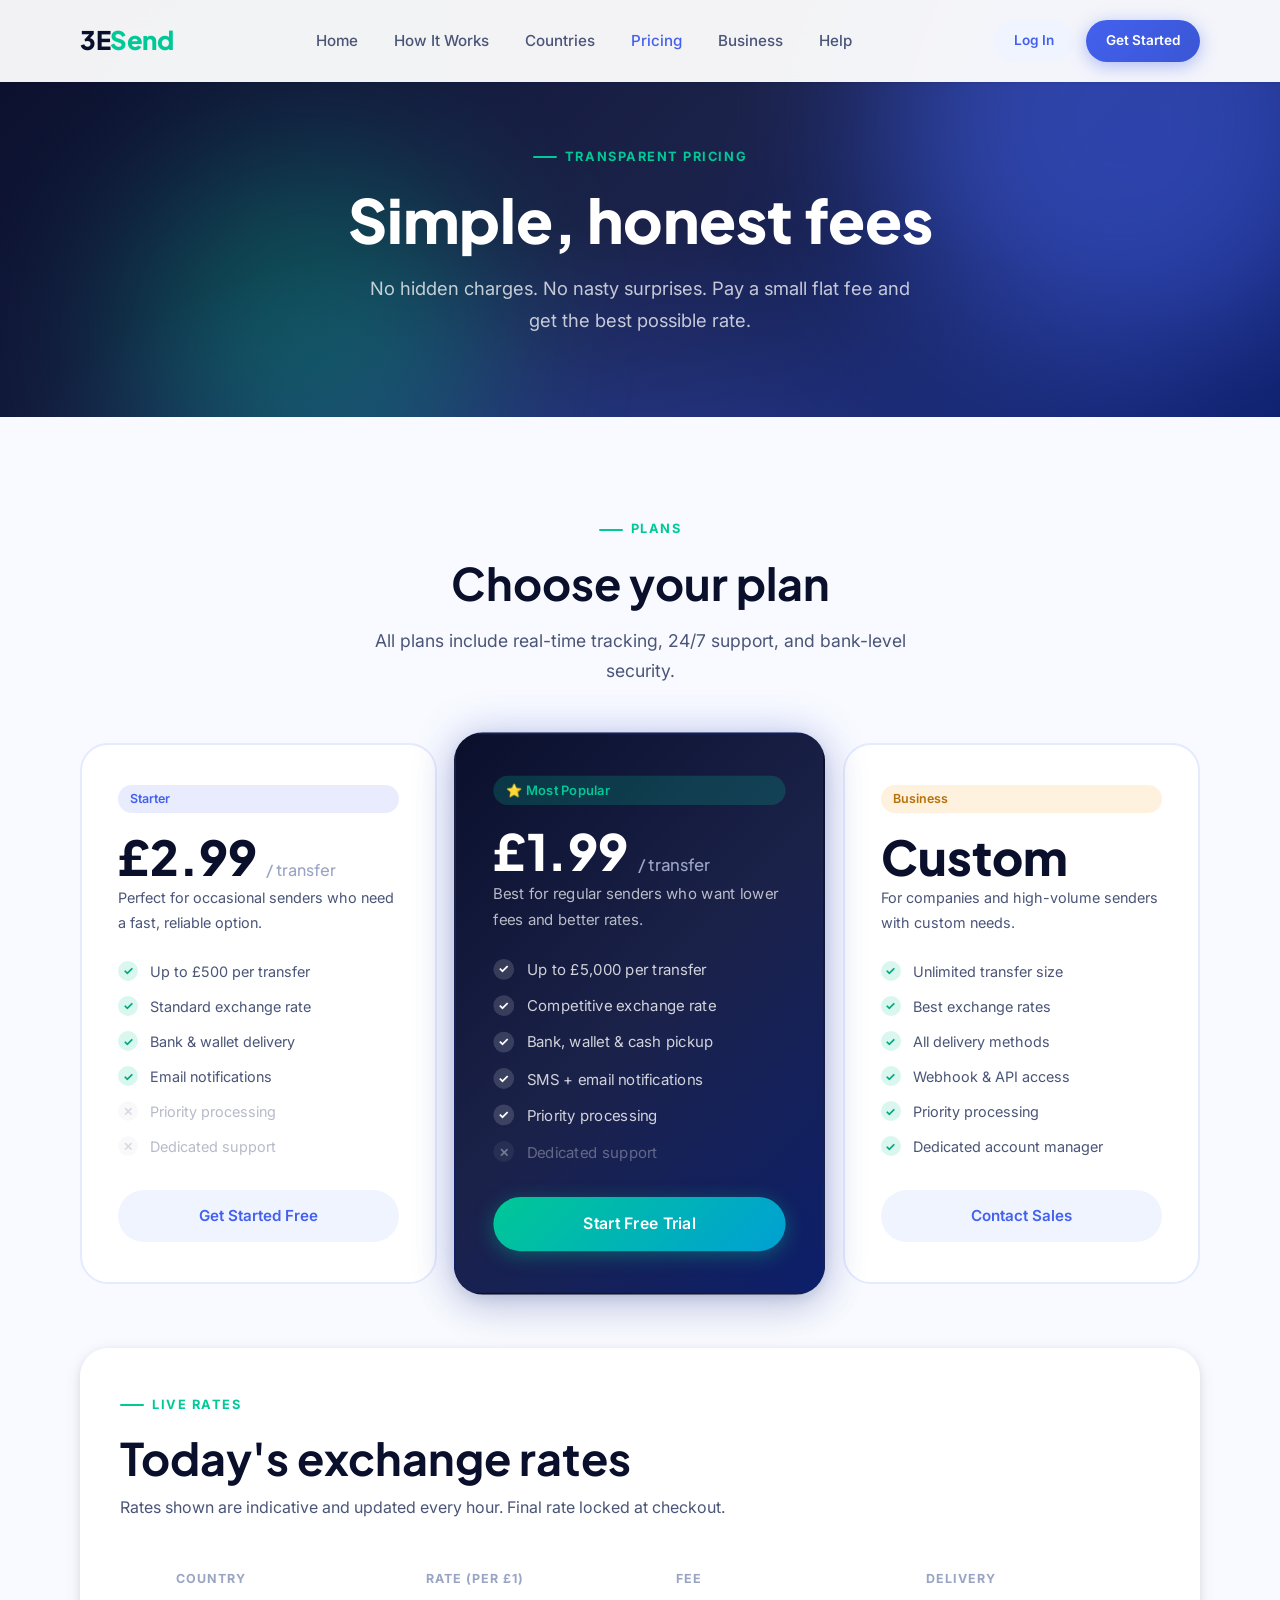
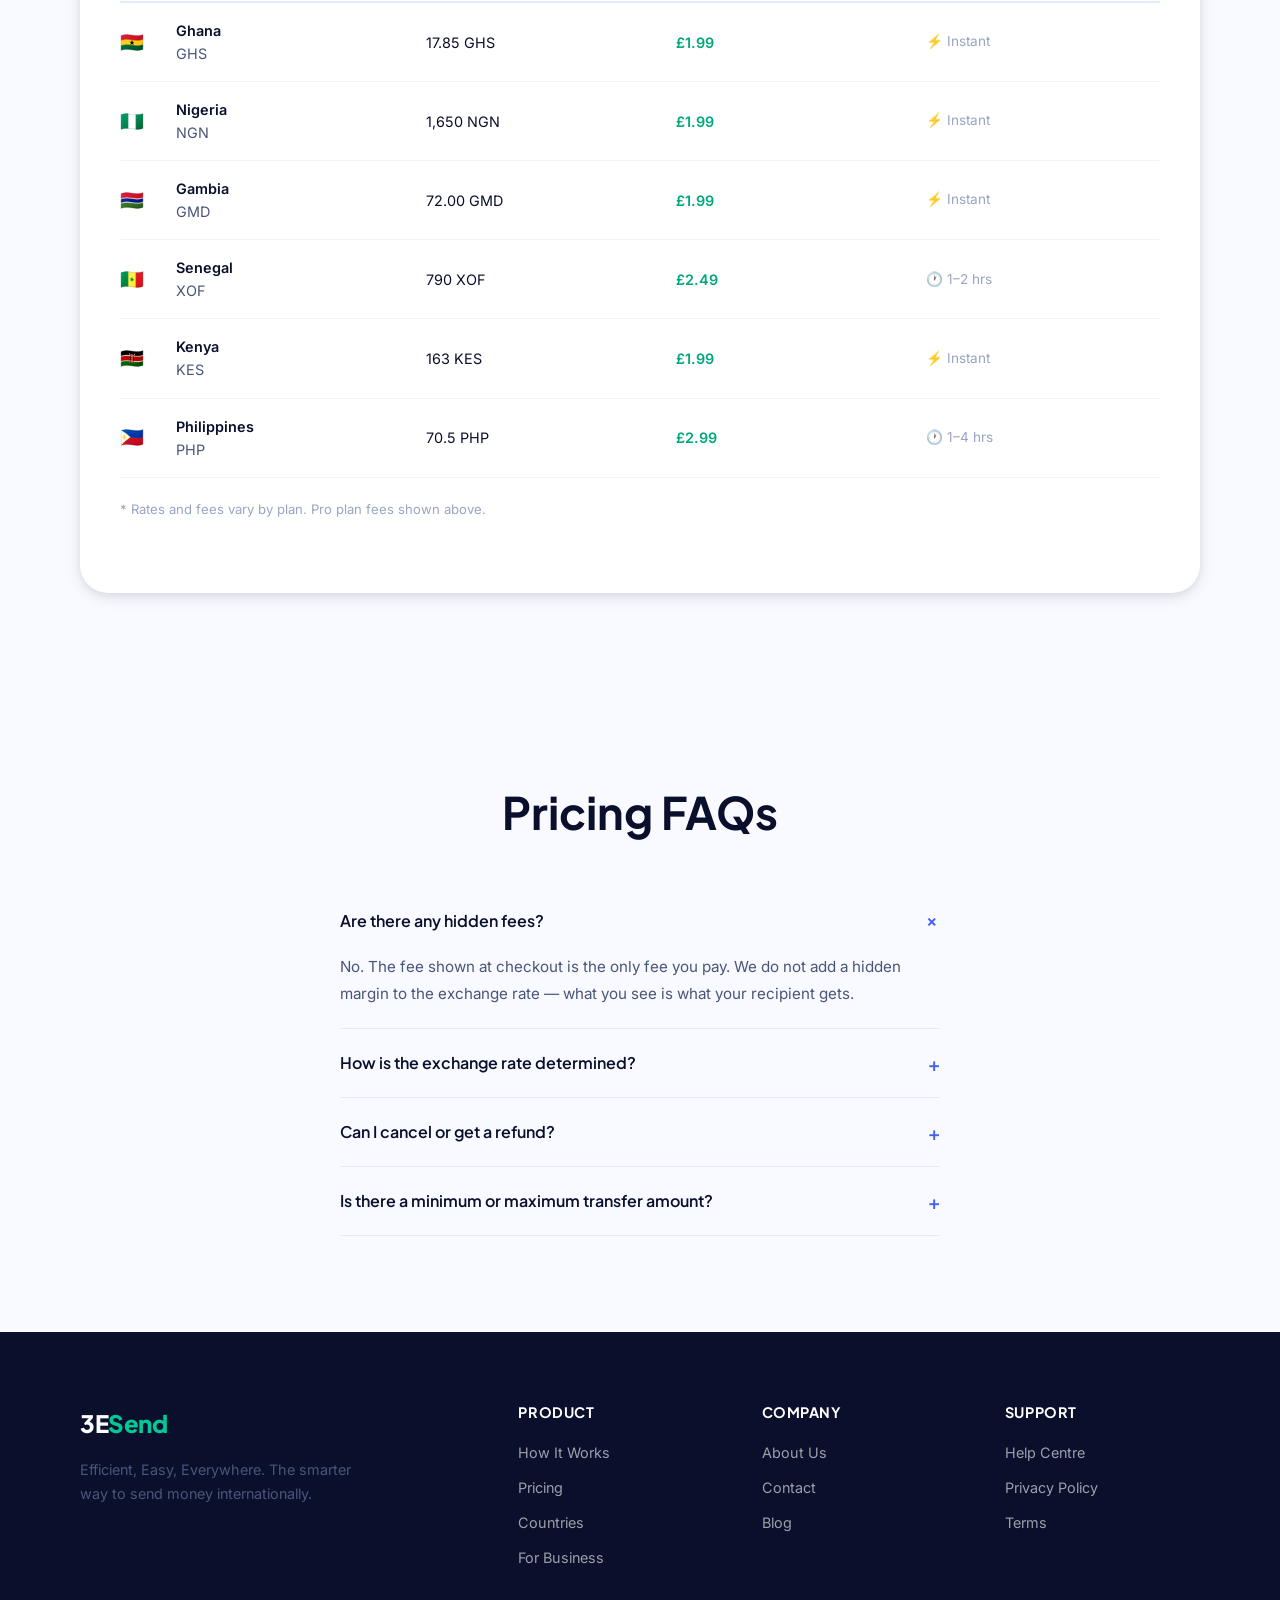
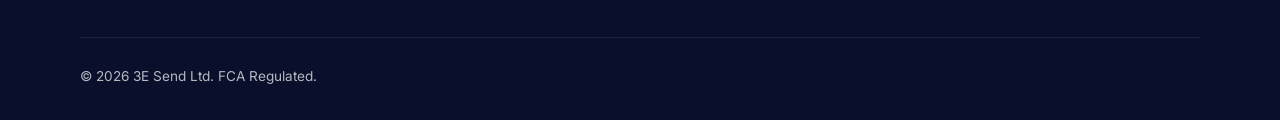
<file: pricing.html>
<!DOCTYPE html>
<html lang="en">
<head>
  <meta charset="UTF-8">
  <meta name="viewport" content="width=device-width, initial-scale=1.0">
  <title>Pricing — 3E Send</title>
  <link rel="stylesheet" href="css/styles.css">
  <style>
    body { background: var(--gray-50); }
    .nav-light { background: rgba(255,255,255,.95); backdrop-filter: blur(20px); box-shadow: var(--shadow-sm); }
    .nav-light .nav-toggle span { background: var(--navy); }
    .pricing-section { padding: var(--section-pad); }
    .pricing-grid { display: grid; grid-template-columns: repeat(3,1fr); gap: 24px; margin-top: 56px; align-items: start; }
    .rate-table { background: var(--white); border-radius: var(--radius-xl); padding: 40px; box-shadow: var(--shadow-md); margin-top: 64px; }
    .rate-table h2 { margin-bottom: 8px; }
    .rate-table > p { margin-bottom: 32px; }
    .rate-row {
      display: grid;
      grid-template-columns: 40px 1fr 1fr 1fr 1fr;
      gap: 16px;
      align-items: center;
      padding: 16px 0;
      border-bottom: 1px solid var(--gray-100);
      font-size: .9rem;
    }
    .rate-row.header {
      font-size: .78rem;
      font-weight: 700;
      letter-spacing: .08em;
      text-transform: uppercase;
      color: var(--gray-400);
      border-bottom: 2px solid var(--gray-200);
      padding-bottom: 12px;
    }
    .rate-row:last-child { border-bottom: none; }
    .rate-flag { font-size: 1.2rem; }
    .rate-country { font-weight: 600; color: var(--navy); }
    .rate-currency { color: var(--gray-600); }
    .rate-fee { color: var(--teal-dark); font-weight: 600; }
    .rate-time { color: var(--gray-400); font-size: .85rem; }
    .badge-row { font-size: .75rem; }
    .faq-section { padding: var(--section-pad); max-width: 760px; margin: 0 auto; }
    .faq-section h2 { text-align: center; margin-bottom: 48px; }
    @media (max-width: 768px) {
      .pricing-grid { grid-template-columns: 1fr; }
      .rate-row { grid-template-columns: 32px 1fr 1fr; }
      .rate-row .rate-time { display: none; }
    }
  </style>
</head>
<body>

  <nav class="nav nav-light" id="nav">
    <div class="nav-logo" style="color:var(--navy);">3E<span>Send</span></div>
    <ul class="nav-links">
      <li><a href="index.html">Home</a></li>
      <li><a href="how-it-works.html">How It Works</a></li>
      <li><a href="countries.html">Countries</a></li>
      <li><a href="pricing.html" style="color:var(--primary);">Pricing</a></li>
      <li><a href="business.html">Business</a></li>
      <li><a href="help-centre.html">Help</a></li>
    </ul>
    <div class="nav-actions">
      <a href="login.html" class="btn btn-ghost btn-sm">Log In</a>
      <a href="register.html" class="btn btn-primary btn-sm">Get Started</a>
    </div>
    <button class="nav-toggle" id="navToggle"><span></span><span></span><span></span></button>
  </nav>

  <div class="page-hero">
    <div class="orb orb-1"></div>
    <div class="orb orb-2"></div>
    <div class="container">
      <div class="section-label" style="justify-content:center;">Transparent Pricing</div>
      <h1>Simple, honest fees</h1>
      <p>No hidden charges. No nasty surprises. Pay a small flat fee and get the best possible rate.</p>
    </div>
  </div>

  <!-- PLANS -->
  <section class="pricing-section">
    <div class="container">
      <div class="text-center">
        <div class="section-label">Plans</div>
        <h2 class="section-title">Choose your plan</h2>
        <p class="section-sub">All plans include real-time tracking, 24/7 support, and bank-level security.</p>
      </div>
      <div class="pricing-grid">
        <!-- Starter -->
        <div class="pricing-card">
          <span class="badge badge-blue">Starter</span>
          <div class="price">£2.99 <span>/ transfer</span></div>
          <p style="font-size:.9rem;margin-bottom:0;">Perfect for occasional senders who need a fast, reliable option.</p>
          <div class="check-list">
            <div class="check-item">Up to £500 per transfer</div>
            <div class="check-item">Standard exchange rate</div>
            <div class="check-item">Bank & wallet delivery</div>
            <div class="check-item">Email notifications</div>
            <div class="check-item disabled">Priority processing</div>
            <div class="check-item disabled">Dedicated support</div>
          </div>
          <a href="register.html" class="btn btn-ghost" style="justify-content:center;">Get Started Free</a>
        </div>

        <!-- Pro (featured) -->
        <div class="pricing-card featured">
          <span class="badge" style="background:rgba(0,200,150,.2);color:var(--teal);">⭐ Most Popular</span>
          <div class="price">£1.99 <span>/ transfer</span></div>
          <p style="font-size:.9rem;margin-bottom:0;color:rgba(255,255,255,.7);">Best for regular senders who want lower fees and better rates.</p>
          <div class="check-list">
            <div class="check-item">Up to £5,000 per transfer</div>
            <div class="check-item">Competitive exchange rate</div>
            <div class="check-item">Bank, wallet & cash pickup</div>
            <div class="check-item">SMS + email notifications</div>
            <div class="check-item">Priority processing</div>
            <div class="check-item disabled">Dedicated support</div>
          </div>
          <a href="register.html" class="btn btn-teal" style="justify-content:center;">Start Free Trial</a>
        </div>

        <!-- Business -->
        <div class="pricing-card">
          <span class="badge badge-gold">Business</span>
          <div class="price">Custom</div>
          <p style="font-size:.9rem;margin-bottom:0;">For companies and high-volume senders with custom needs.</p>
          <div class="check-list">
            <div class="check-item">Unlimited transfer size</div>
            <div class="check-item">Best exchange rates</div>
            <div class="check-item">All delivery methods</div>
            <div class="check-item">Webhook & API access</div>
            <div class="check-item">Priority processing</div>
            <div class="check-item">Dedicated account manager</div>
          </div>
          <a href="business.html" class="btn btn-ghost" style="justify-content:center;">Contact Sales</a>
        </div>
      </div>

      <!-- RATE TABLE -->
      <div class="rate-table">
        <div class="section-label">Live Rates</div>
        <h2>Today's exchange rates</h2>
        <p>Rates shown are indicative and updated every hour. Final rate locked at checkout.</p>
        <div class="rate-row header">
          <span></span>
          <span>Country</span>
          <span>Rate (per £1)</span>
          <span>Fee</span>
          <span>Delivery</span>
        </div>
        <div class="rate-row">
          <span class="rate-flag">🇬🇭</span>
          <div><div class="rate-country">Ghana</div><div class="rate-currency">GHS</div></div>
          <span>17.85 GHS</span>
          <span class="rate-fee">£1.99</span>
          <span class="rate-time">⚡ Instant</span>
        </div>
        <div class="rate-row">
          <span class="rate-flag">🇳🇬</span>
          <div><div class="rate-country">Nigeria</div><div class="rate-currency">NGN</div></div>
          <span>1,650 NGN</span>
          <span class="rate-fee">£1.99</span>
          <span class="rate-time">⚡ Instant</span>
        </div>
        <div class="rate-row">
          <span class="rate-flag">🇬🇲</span>
          <div><div class="rate-country">Gambia</div><div class="rate-currency">GMD</div></div>
          <span>72.00 GMD</span>
          <span class="rate-fee">£1.99</span>
          <span class="rate-time">⚡ Instant</span>
        </div>
        <div class="rate-row">
          <span class="rate-flag">🇸🇳</span>
          <div><div class="rate-country">Senegal</div><div class="rate-currency">XOF</div></div>
          <span>790 XOF</span>
          <span class="rate-fee">£2.49</span>
          <span class="rate-time">🕐 1–2 hrs</span>
        </div>
        <div class="rate-row">
          <span class="rate-flag">🇰🇪</span>
          <div><div class="rate-country">Kenya</div><div class="rate-currency">KES</div></div>
          <span>163 KES</span>
          <span class="rate-fee">£1.99</span>
          <span class="rate-time">⚡ Instant</span>
        </div>
        <div class="rate-row">
          <span class="rate-flag">🇵🇭</span>
          <div><div class="rate-country">Philippines</div><div class="rate-currency">PHP</div></div>
          <span>70.5 PHP</span>
          <span class="rate-fee">£2.99</span>
          <span class="rate-time">🕐 1–4 hrs</span>
        </div>
        <p style="margin-top:20px;font-size:.82rem;color:var(--gray-400);">* Rates and fees vary by plan. Pro plan fees shown above.</p>
      </div>
    </div>
  </section>

  <!-- FAQ -->
  <section class="faq-section">
    <h2>Pricing FAQs</h2>
    <div class="faq-item open">
      <button class="faq-q">Are there any hidden fees? <span class="faq-icon">+</span></button>
      <div class="faq-a">No. The fee shown at checkout is the only fee you pay. We do not add a hidden margin to the exchange rate — what you see is what your recipient gets.</div>
    </div>
    <div class="faq-item">
      <button class="faq-q">How is the exchange rate determined? <span class="faq-icon">+</span></button>
      <div class="faq-a">We use the mid-market rate and add a small, clearly disclosed margin depending on the corridor. Our rates are updated hourly and are among the most competitive in the market.</div>
    </div>
    <div class="faq-item">
      <button class="faq-q">Can I cancel or get a refund? <span class="faq-icon">+</span></button>
      <div class="faq-a">If your transfer hasn't been processed yet, you can cancel and receive a full refund. Once funds are on their way, cancellation may not be possible. Contact support immediately if you need to cancel.</div>
    </div>
    <div class="faq-item">
      <button class="faq-q">Is there a minimum or maximum transfer amount? <span class="faq-icon">+</span></button>
      <div class="faq-a">The minimum transfer is £10. Maximum amounts depend on your plan: £500 (Starter), £5,000 (Pro), unlimited (Business). Higher limits are available with additional verification.</div>
    </div>
  </section>

  <footer class="footer">
    <div class="footer-grid">
      <div class="footer-brand">
        <div class="nav-logo">3E<span style="color:var(--teal)">Send</span></div>
        <p>Efficient, Easy, Everywhere. The smarter way to send money internationally.</p>
      </div>
      <div class="footer-col">
        <h4>Product</h4>
        <a href="how-it-works.html">How It Works</a>
        <a href="pricing.html">Pricing</a>
        <a href="countries.html">Countries</a>
        <a href="business.html">For Business</a>
      </div>
      <div class="footer-col">
        <h4>Company</h4>
        <a href="#">About Us</a>
        <a href="contact.html">Contact</a>
        <a href="#">Blog</a>
      </div>
      <div class="footer-col">
        <h4>Support</h4>
        <a href="help-centre.html">Help Centre</a>
        <a href="#">Privacy Policy</a>
        <a href="#">Terms</a>
      </div>
    </div>
    <div class="footer-bottom">
      <span>© 2026 3E Send Ltd. FCA Regulated.</span>
    </div>
  </footer>

  <script src="js/app.js"></script>
</body>
</html>
</file>
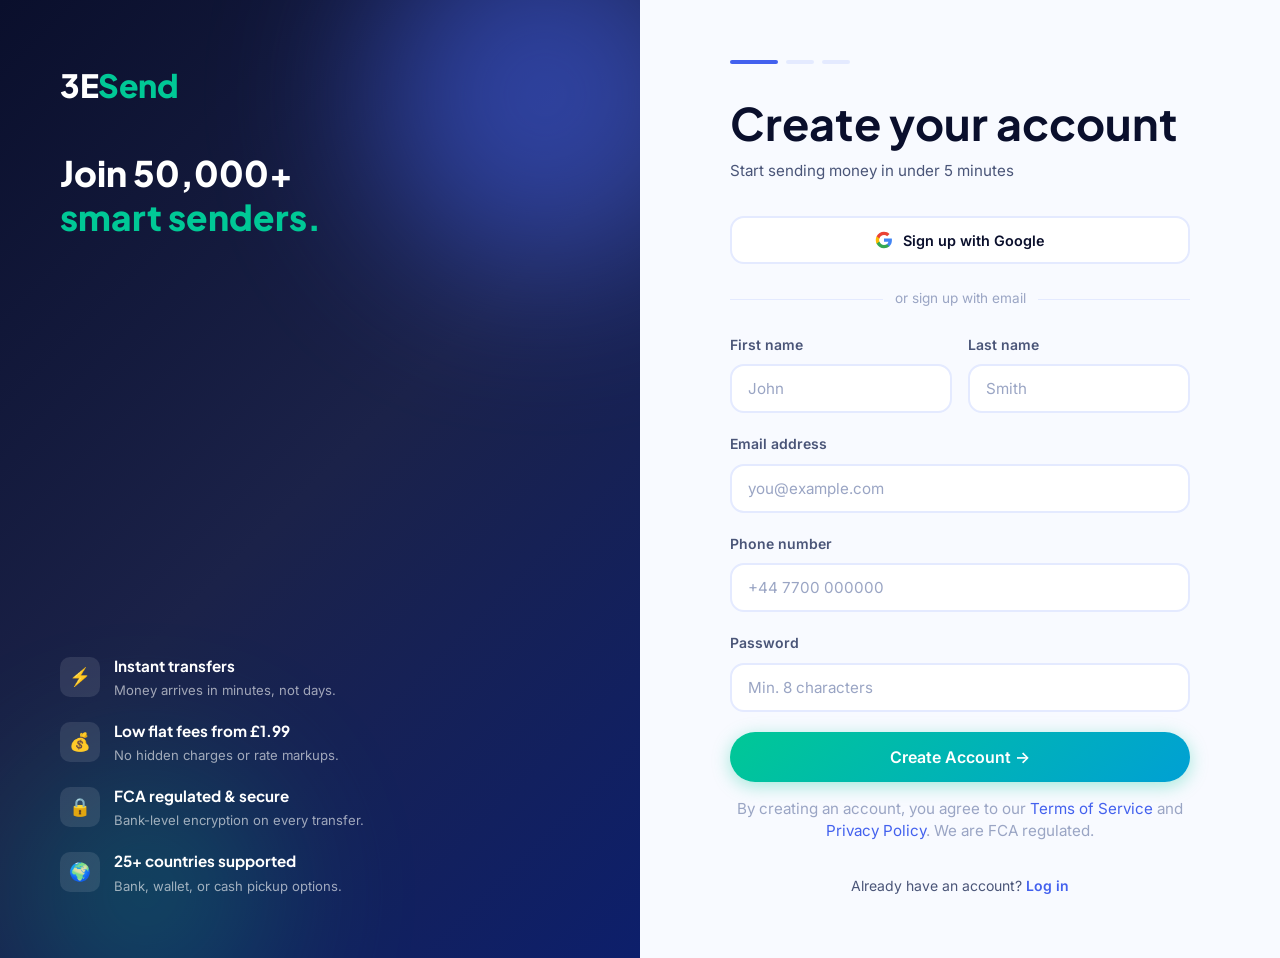
<file: register.html>
<!DOCTYPE html>
<html lang="en">
<head>
  <meta charset="UTF-8">
  <meta name="viewport" content="width=device-width, initial-scale=1.0">
  <title>Create Account — 3E Send</title>
  <link rel="stylesheet" href="css/styles.css">
  <style>
    body { background: var(--gray-50); min-height: 100vh; display: flex; flex-direction: column; }
    .auth-page { flex: 1; display: grid; grid-template-columns: 1fr 1fr; min-height: 100vh; }
    .auth-left {
      background: var(--grad-hero);
      padding: 60px;
      display: flex;
      flex-direction: column;
      justify-content: space-between;
      position: relative;
      overflow: hidden;
    }
    .auth-left .orb-1 { width: 350px; height: 350px; top: -80px; right: -80px; }
    .auth-left .orb-2 { width: 250px; height: 250px; bottom: -60px; left: 20px; opacity: .25; }
    .auth-brand { position: relative; z-index: 1; }
    .auth-brand .nav-logo { font-size: 2rem; margin-bottom: 40px; color: var(--white); display: block; }
    .auth-brand .nav-logo span { color: var(--teal); }
    .auth-perks { display: flex; flex-direction: column; gap: 20px; position: relative; z-index: 1; }
    .perk-item { display: flex; align-items: flex-start; gap: 14px; }
    .perk-icon { width: 40px; height: 40px; border-radius: 10px; background: rgba(255,255,255,.1); display: flex; align-items: center; justify-content: center; font-size: 1.1rem; flex-shrink: 0; }
    .perk-text h4 { color: var(--white); font-size: .95rem; margin-bottom: 4px; }
    .perk-text p { color: rgba(255,255,255,.6); font-size: .82rem; }
    .auth-tagline { color: var(--white); font-size: 2.2rem; font-weight: 800; font-family: var(--font-heading); line-height: 1.25; margin-bottom: 32px; }
    .auth-tagline em { font-style: normal; color: var(--teal); }
    .auth-right { display: flex; align-items: center; justify-content: center; padding: 60px 48px; }
    .auth-form-wrap { width: 100%; max-width: 460px; }
    .auth-form-wrap h2 { margin-bottom: 8px; }
    .auth-form-wrap > p { margin-bottom: 32px; font-size: .95rem; }
    .form-grid-2 { display: grid; grid-template-columns: 1fr 1fr; gap: 16px; }
    .auth-divider { display: flex; align-items: center; gap: 12px; margin: 24px 0; color: var(--gray-400); font-size: .85rem; }
    .auth-divider::before, .auth-divider::after { content: ''; flex: 1; height: 1px; background: var(--gray-200); }
    .social-btn { width: 100%; padding: 13px; border: 2px solid var(--gray-200); border-radius: var(--radius-md); background: var(--white); font-family: var(--font-body); font-size: .9rem; font-weight: 600; color: var(--navy); cursor: pointer; display: flex; align-items: center; justify-content: center; gap: 10px; transition: all var(--dur) var(--ease); margin-bottom: 12px; }
    .social-btn:hover { border-color: var(--primary); background: var(--gray-50); }
    .form-footer { text-align: center; margin-top: 20px; font-size: .875rem; color: var(--gray-600); }
    .form-footer a { color: var(--primary); font-weight: 600; }
    .terms-note { font-size: .8rem; color: var(--gray-400); text-align: center; margin-top: 16px; line-height: 1.5; }
    .terms-note a { color: var(--primary); }
    .step-indicator { display: flex; align-items: center; gap: 8px; margin-bottom: 32px; }
    .step-ind { width: 28px; height: 4px; border-radius: 2px; background: var(--gray-200); }
    .step-ind.active { background: var(--primary); width: 48px; }
    @media (max-width: 768px) {
      .auth-page { grid-template-columns: 1fr; }
      .auth-left { display: none; }
      .auth-right { padding: 40px 24px; padding-top: 100px; }
      .form-grid-2 { grid-template-columns: 1fr; }
    }
  </style>
</head>
<body>

  <div class="auth-page">
    <div class="auth-left">
      <div class="orb orb-1"></div>
      <div class="orb orb-2"></div>
      <div class="auth-brand">
        <a href="index.html" class="nav-logo">3E<span>Send</span></a>
        <div class="auth-tagline">Join 50,000+<br><em>smart senders.</em></div>
      </div>
      <div class="auth-perks">
        <div class="perk-item">
          <div class="perk-icon">⚡</div>
          <div class="perk-text">
            <h4>Instant transfers</h4>
            <p>Money arrives in minutes, not days.</p>
          </div>
        </div>
        <div class="perk-item">
          <div class="perk-icon">💰</div>
          <div class="perk-text">
            <h4>Low flat fees from £1.99</h4>
            <p>No hidden charges or rate markups.</p>
          </div>
        </div>
        <div class="perk-item">
          <div class="perk-icon">🔒</div>
          <div class="perk-text">
            <h4>FCA regulated & secure</h4>
            <p>Bank-level encryption on every transfer.</p>
          </div>
        </div>
        <div class="perk-item">
          <div class="perk-icon">🌍</div>
          <div class="perk-text">
            <h4>25+ countries supported</h4>
            <p>Bank, wallet, or cash pickup options.</p>
          </div>
        </div>
      </div>
    </div>

    <div class="auth-right">
      <div class="auth-form-wrap">
        <div class="step-indicator">
          <div class="step-ind active"></div>
          <div class="step-ind"></div>
          <div class="step-ind"></div>
        </div>
        <h2>Create your account</h2>
        <p>Start sending money in under 5 minutes</p>

        <button class="social-btn">
          <svg width="18" height="18" viewBox="0 0 24 24"><path fill="#4285F4" d="M22.56 12.25c0-.78-.07-1.53-.2-2.25H12v4.26h5.92c-.26 1.37-1.04 2.53-2.21 3.31v2.77h3.57c2.08-1.92 3.28-4.74 3.28-8.09z"/><path fill="#34A853" d="M12 23c2.97 0 5.46-.98 7.28-2.66l-3.57-2.77c-.98.66-2.23 1.06-3.71 1.06-2.86 0-5.29-1.93-6.16-4.53H2.18v2.84C3.99 20.53 7.7 23 12 23z"/><path fill="#FBBC05" d="M5.84 14.09c-.22-.66-.35-1.36-.35-2.09s.13-1.43.35-2.09V7.07H2.18C1.43 8.55 1 10.22 1 12s.43 3.45 1.18 4.93l2.85-2.22.81-.62z"/><path fill="#EA4335" d="M12 5.38c1.62 0 3.06.56 4.21 1.64l3.15-3.15C17.45 2.09 14.97 1 12 1 7.7 1 3.99 3.47 2.18 7.07l3.66 2.84c.87-2.6 3.3-4.53 6.16-4.53z"/></svg>
          Sign up with Google
        </button>

        <div class="auth-divider">or sign up with email</div>

        <form onsubmit="return false;">
          <div class="form-grid-2">
            <div class="form-group">
              <label class="form-label">First name</label>
              <input type="text" class="form-control" placeholder="John">
            </div>
            <div class="form-group">
              <label class="form-label">Last name</label>
              <input type="text" class="form-control" placeholder="Smith">
            </div>
          </div>
          <div class="form-group">
            <label class="form-label">Email address</label>
            <input type="email" class="form-control" placeholder="you@example.com">
          </div>
          <div class="form-group">
            <label class="form-label">Phone number</label>
            <input type="tel" class="form-control" placeholder="+44 7700 000000">
          </div>
          <div class="form-group">
            <label class="form-label">Password</label>
            <input type="password" class="form-control" placeholder="Min. 8 characters">
          </div>
          <button type="submit" class="btn btn-teal" style="width:100%;justify-content:center;padding:15px;font-size:1rem;">Create Account →</button>
        </form>

        <p class="terms-note">By creating an account, you agree to our <a href="#">Terms of Service</a> and <a href="#">Privacy Policy</a>. We are FCA regulated.</p>

        <div class="form-footer">
          Already have an account? <a href="login.html">Log in</a>
        </div>
      </div>
    </div>
  </div>

  <script src="js/app.js"></script>
</body>
</html>
</file>
<file: css/styles.css>
/* ============================================================
   3E Send — Design System
   Modern fintech aesthetic: deep navy + electric teal + gold
   ============================================================ */

@import url('https://fonts.googleapis.com/css2?family=Inter:wght@300;400;500;600;700;800;900&family=Plus+Jakarta+Sans:wght@400;500;600;700;800&display=swap');

/* ---------- Tokens ---------- */
:root {
  /* Brand palette */
  --navy:        #0A0F2C;
  --navy-800:    #111633;
  --navy-700:    #1B2249;
  --primary:     #4361EE;
  --primary-light:#6C8AFF;
  --teal:        #00C896;
  --teal-dark:   #00A87D;
  --gold:        #F9A825;
  --coral:       #FF6B6B;

  /* Neutrals */
  --white:       #FFFFFF;
  --gray-50:     #F8FAFF;
  --gray-100:    #F0F4FF;
  --gray-200:    #E4EAFF;
  --gray-400:    #9AA5C4;
  --gray-600:    #4A5578;
  --gray-900:    #0A0F2C;

  /* Gradients */
  --grad-hero:   linear-gradient(135deg, #0A0F2C 0%, #1B2249 50%, #0D1F6B 100%);
  --grad-primary:linear-gradient(135deg, #4361EE 0%, #3A56D4 100%);
  --grad-teal:   linear-gradient(135deg, #00C896 0%, #00A0D4 100%);
  --grad-card:   linear-gradient(145deg, #ffffff 0%, #f0f4ff 100%);

  /* Typography */
  --font-heading: 'Plus Jakarta Sans', 'Inter', sans-serif;
  --font-body:    'Inter', sans-serif;

  /* Spacing */
  --section-pad: 96px 80px;
  --section-pad-sm: 64px 24px;

  /* Shadows */
  --shadow-sm:   0 1px 3px rgba(10,15,44,.06), 0 1px 2px rgba(10,15,44,.04);
  --shadow-md:   0 4px 16px rgba(10,15,44,.10), 0 2px 6px rgba(10,15,44,.06);
  --shadow-lg:   0 12px 40px rgba(10,15,44,.14), 0 4px 12px rgba(10,15,44,.08);
  --shadow-glow: 0 0 40px rgba(67,97,238,.25);
  --shadow-teal: 0 0 30px rgba(0,200,150,.20);

  /* Radius */
  --radius-sm:   8px;
  --radius-md:   14px;
  --radius-lg:   20px;
  --radius-xl:   28px;
  --radius-pill: 999px;

  /* Transitions */
  --ease:        cubic-bezier(.4,0,.2,1);
  --dur:         220ms;
}

/* ---------- Reset ---------- */
*, *::before, *::after { box-sizing: border-box; margin: 0; padding: 0; }
html { scroll-behavior: smooth; -webkit-font-smoothing: antialiased; }
body {
  font-family: var(--font-body);
  background: var(--white);
  color: var(--gray-900);
  line-height: 1.6;
  overflow-x: hidden;
}
img { max-width: 100%; display: block; }
a { text-decoration: none; color: inherit; }
ul { list-style: none; }

/* ---------- Typography ---------- */
h1,h2,h3,h4,h5 { font-family: var(--font-heading); font-weight: 700; line-height: 1.2; }
h1 { font-size: clamp(2.4rem, 5vw, 3.8rem); font-weight: 800; }
h2 { font-size: clamp(1.8rem, 3.5vw, 2.8rem); }
h3 { font-size: clamp(1.2rem, 2vw, 1.5rem); }
p  { color: var(--gray-600); line-height: 1.75; }

/* ---------- Buttons ---------- */
.btn {
  display: inline-flex;
  align-items: center;
  gap: 8px;
  padding: 14px 28px;
  border-radius: var(--radius-pill);
  font-family: var(--font-body);
  font-weight: 600;
  font-size: .95rem;
  cursor: pointer;
  border: none;
  transition: transform var(--dur) var(--ease),
              box-shadow var(--dur) var(--ease),
              background var(--dur) var(--ease);
}
.btn:hover  { transform: translateY(-2px); }
.btn:active { transform: translateY(0); }

.btn-primary {
  background: var(--grad-primary);
  color: var(--white);
  box-shadow: 0 4px 18px rgba(67,97,238,.4);
}
.btn-primary:hover { box-shadow: 0 8px 28px rgba(67,97,238,.55); }

.btn-teal {
  background: var(--grad-teal);
  color: var(--white);
  box-shadow: 0 4px 18px rgba(0,200,150,.35);
}
.btn-teal:hover { box-shadow: 0 8px 28px rgba(0,200,150,.5); }

.btn-outline {
  background: transparent;
  color: var(--white);
  border: 2px solid rgba(255,255,255,.4);
  backdrop-filter: blur(8px);
}
.btn-outline:hover {
  background: rgba(255,255,255,.12);
  border-color: rgba(255,255,255,.7);
}

.btn-ghost {
  background: var(--gray-100);
  color: var(--primary);
}
.btn-ghost:hover { background: var(--gray-200); }

.btn-white {
  background: var(--white);
  color: var(--primary);
  box-shadow: var(--shadow-md);
}
.btn-white:hover { box-shadow: var(--shadow-lg); }

.btn-lg { padding: 18px 36px; font-size: 1.05rem; }
.btn-sm { padding: 10px 20px; font-size: .85rem; }

/* ---------- Nav ---------- */
.nav {
  position: fixed;
  top: 0; left: 0; right: 0;
  z-index: 1000;
  display: flex;
  align-items: center;
  justify-content: space-between;
  padding: 20px 80px;
  transition: background var(--dur) var(--ease), box-shadow var(--dur) var(--ease),
              padding var(--dur) var(--ease);
}
.nav.scrolled {
  background: rgba(10,15,44,.92);
  backdrop-filter: blur(20px);
  box-shadow: 0 2px 30px rgba(0,0,0,.3);
  padding: 14px 80px;
}
.nav-logo {
  font-family: var(--font-heading);
  font-size: 1.6rem;
  font-weight: 800;
  color: var(--white);
  letter-spacing: -.5px;
}
.nav-logo span { color: var(--teal); }
.nav-links {
  display: flex;
  align-items: center;
  gap: 36px;
}
.nav-links a {
  color: rgba(255,255,255,.8);
  font-weight: 500;
  font-size: .95rem;
  transition: color var(--dur) var(--ease);
  position: relative;
}
.nav-links a::after {
  content: '';
  position: absolute;
  bottom: -4px; left: 0;
  width: 0; height: 2px;
  background: var(--teal);
  border-radius: 2px;
  transition: width var(--dur) var(--ease);
}
.nav-links a:hover { color: var(--white); }
.nav-links a:hover::after { width: 100%; }
.nav-actions { display: flex; align-items: center; gap: 12px; }

/* Light nav (for white-bg pages) */
.nav-light .nav-logo { color: var(--navy); }
.nav-light .nav-links a { color: var(--gray-600); }
.nav-light .nav-links a:hover { color: var(--primary); }
.nav-light .nav-links a::after { background: var(--primary); }
.nav-light.scrolled { background: rgba(255,255,255,.95); }

/* Hamburger (mobile) */
.nav-toggle { display: none; flex-direction: column; gap: 5px; cursor: pointer; padding: 4px; }
.nav-toggle span { width: 24px; height: 2px; background: var(--white); border-radius: 2px; transition: all .3s; }

/* ---------- Section helpers ---------- */
.section { padding: var(--section-pad); }
.section-sm { padding: 64px 80px; }
.container { max-width: 1180px; margin: 0 auto; width: 100%; }

.section-label {
  display: inline-flex;
  align-items: center;
  gap: 8px;
  font-size: .8rem;
  font-weight: 700;
  letter-spacing: .12em;
  text-transform: uppercase;
  color: var(--teal);
  margin-bottom: 16px;
}
.section-label::before {
  content: '';
  display: block;
  width: 24px; height: 2px;
  background: var(--teal);
  border-radius: 2px;
}
.section-title { margin-bottom: 16px; }
.section-sub { font-size: 1.1rem; max-width: 560px; }
.text-center { text-align: center; }
.text-center .section-sub { margin: 0 auto; }
.text-center .section-label { margin-left: auto; margin-right: auto; }

/* ---------- Cards ---------- */
.card {
  background: var(--white);
  border-radius: var(--radius-lg);
  box-shadow: var(--shadow-md);
  padding: 32px;
  transition: transform var(--dur) var(--ease), box-shadow var(--dur) var(--ease);
  border: 1px solid var(--gray-200);
}
.card:hover {
  transform: translateY(-4px);
  box-shadow: var(--shadow-lg);
}
.card-icon {
  width: 52px; height: 52px;
  border-radius: var(--radius-md);
  display: flex; align-items: center; justify-content: center;
  font-size: 1.4rem;
  margin-bottom: 20px;
}
.card-icon.blue   { background: rgba(67,97,238,.12); }
.card-icon.teal   { background: rgba(0,200,150,.12); }
.card-icon.gold   { background: rgba(249,168,37,.12); }
.card-icon.coral  { background: rgba(255,107,107,.12); }

/* ---------- Badge ---------- */
.badge {
  display: inline-block;
  padding: 4px 12px;
  border-radius: var(--radius-pill);
  font-size: .78rem;
  font-weight: 600;
}
.badge-teal   { background: rgba(0,200,150,.12); color: var(--teal-dark); }
.badge-blue   { background: rgba(67,97,238,.12); color: var(--primary); }
.badge-gold   { background: rgba(249,168,37,.15); color: #B7710A; }

/* ---------- Forms ---------- */
.form-group { margin-bottom: 20px; }
.form-label {
  display: block;
  font-size: .875rem;
  font-weight: 600;
  color: var(--gray-600);
  margin-bottom: 8px;
}
.form-control {
  width: 100%;
  padding: 13px 16px;
  border: 2px solid var(--gray-200);
  border-radius: var(--radius-md);
  font-family: var(--font-body);
  font-size: .95rem;
  color: var(--navy);
  background: var(--white);
  transition: border-color var(--dur) var(--ease), box-shadow var(--dur) var(--ease);
  outline: none;
}
.form-control:focus {
  border-color: var(--primary);
  box-shadow: 0 0 0 4px rgba(67,97,238,.12);
}
.form-control::placeholder { color: var(--gray-400); }
select.form-control { cursor: pointer; }

/* ---------- Divider ---------- */
.divider { height: 1px; background: var(--gray-200); margin: 0 80px; }

/* ---------- Footer ---------- */
.footer {
  background: var(--navy);
  color: rgba(255,255,255,.7);
  padding: 72px 80px 32px;
}
.footer-grid {
  display: grid;
  grid-template-columns: 2fr 1fr 1fr 1fr;
  gap: 48px;
  margin-bottom: 56px;
}
.footer-brand .nav-logo { color: var(--white); margin-bottom: 16px; font-size: 1.5rem; }
.footer-brand p { font-size: .9rem; max-width: 280px; line-height: 1.7; }
.footer-col h4 { font-size: .9rem; font-weight: 700; color: var(--white); margin-bottom: 20px; letter-spacing: .04em; text-transform: uppercase; }
.footer-col a  { display: block; font-size: .9rem; color: rgba(255,255,255,.6); margin-bottom: 12px; transition: color var(--dur) var(--ease); }
.footer-col a:hover { color: var(--teal); }
.footer-bottom { border-top: 1px solid rgba(255,255,255,.08); padding-top: 28px; display: flex; justify-content: space-between; align-items: center; font-size: .85rem; }
.footer-social { display: flex; gap: 12px; }
.footer-social a {
  width: 36px; height: 36px;
  border-radius: 50%;
  background: rgba(255,255,255,.08);
  display: flex; align-items: center; justify-content: center;
  font-size: .9rem;
  transition: background var(--dur) var(--ease);
}
.footer-social a:hover { background: var(--primary); }

/* ---------- Page Hero (inner pages) ---------- */
.page-hero {
  background: var(--grad-hero);
  padding: 140px 80px 80px;
  text-align: center;
  color: var(--white);
  position: relative;
  overflow: hidden;
}
.page-hero::before {
  content: '';
  position: absolute;
  inset: 0;
  background: radial-gradient(ellipse 70% 80% at 50% 110%, rgba(67,97,238,.3) 0%, transparent 70%);
}
.page-hero .container { position: relative; z-index: 1; }
.page-hero h1 { color: var(--white); margin-bottom: 16px; }
.page-hero p { color: rgba(255,255,255,.75); font-size: 1.15rem; max-width: 560px; margin: 0 auto; }

/* ---------- Utility ---------- */
.grid-2 { display: grid; grid-template-columns: 1fr 1fr; gap: 28px; }
.grid-3 { display: grid; grid-template-columns: repeat(3,1fr); gap: 28px; }
.grid-4 { display: grid; grid-template-columns: repeat(4,1fr); gap: 24px; }
.flex    { display: flex; }
.flex-center { display: flex; align-items: center; }
.gap-8   { gap: 8px; }
.gap-16  { gap: 16px; }
.gap-24  { gap: 24px; }
.mt-8    { margin-top: 8px; }
.mt-16   { margin-top: 16px; }
.mt-32   { margin-top: 32px; }
.mt-48   { margin-top: 48px; }
.mb-8    { margin-bottom: 8px; }
.mb-48   { margin-bottom: 48px; }
.fw-600  { font-weight: 600; }
.text-white { color: var(--white) !important; }
.text-teal  { color: var(--teal); }
.text-primary { color: var(--primary); }

/* ---------- Stat chips ---------- */
.stat-chip {
  display: flex;
  flex-direction: column;
  align-items: center;
  text-align: center;
}
.stat-chip .number {
  font-family: var(--font-heading);
  font-size: 2.4rem;
  font-weight: 800;
  line-height: 1;
  color: var(--white);
}
.stat-chip .label {
  font-size: .85rem;
  color: rgba(255,255,255,.65);
  margin-top: 6px;
}

/* ---------- Tag list (countries) ---------- */
.tag {
  display: inline-flex;
  align-items: center;
  gap: 8px;
  padding: 10px 16px;
  background: var(--white);
  border: 1.5px solid var(--gray-200);
  border-radius: var(--radius-pill);
  font-size: .875rem;
  font-weight: 500;
  color: var(--gray-600);
  transition: all var(--dur) var(--ease);
}
.tag:hover { border-color: var(--primary); color: var(--primary); box-shadow: var(--shadow-sm); }

/* ---------- Step timeline ---------- */
.step-list { display: flex; flex-direction: column; gap: 0; }
.step-item {
  display: grid;
  grid-template-columns: 56px 1fr;
  gap: 24px;
  position: relative;
}
.step-item:not(:last-child)::before {
  content: '';
  position: absolute;
  left: 27px; top: 56px; bottom: -1px;
  width: 2px;
  background: linear-gradient(to bottom, var(--primary), transparent);
}
.step-number {
  width: 56px; height: 56px;
  border-radius: 50%;
  background: var(--grad-primary);
  color: var(--white);
  font-weight: 800;
  font-size: 1.1rem;
  display: flex; align-items: center; justify-content: center;
  box-shadow: 0 4px 16px rgba(67,97,238,.35);
  flex-shrink: 0;
  position: relative; z-index: 1;
}
.step-content { padding: 12px 0 40px; }
.step-content h3 { margin-bottom: 8px; }

/* ---------- Pricing cards ---------- */
.pricing-card {
  background: var(--white);
  border: 2px solid var(--gray-200);
  border-radius: var(--radius-xl);
  padding: 40px 36px;
  display: flex;
  flex-direction: column;
  transition: all var(--dur) var(--ease);
}
.pricing-card.featured {
  background: var(--grad-hero);
  border-color: transparent;
  box-shadow: var(--shadow-glow), var(--shadow-lg);
  transform: scale(1.04);
}
.pricing-card.featured h3,
.pricing-card.featured .price,
.pricing-card.featured p,
.pricing-card.featured .check-item { color: var(--white); }
.pricing-card.featured .check-item { color: rgba(255,255,255,.8); }
.pricing-card:hover:not(.featured) { border-color: var(--primary); box-shadow: var(--shadow-lg); transform: translateY(-4px); }
.price { font-size: 3rem; font-weight: 800; font-family: var(--font-heading); color: var(--navy); line-height: 1; margin: 20px 0 4px; }
.price span { font-size: 1rem; font-weight: 500; color: var(--gray-400); }
.check-list { margin: 24px 0 32px; display: flex; flex-direction: column; gap: 12px; }
.check-item {
  display: flex; align-items: center; gap: 12px;
  font-size: .9rem; color: var(--gray-600);
}
.check-item::before {
  content: '✓';
  width: 20px; height: 20px;
  border-radius: 50%;
  background: rgba(0,200,150,.15);
  color: var(--teal-dark);
  font-size: .75rem;
  font-weight: 700;
  display: flex; align-items: center; justify-content: center;
  flex-shrink: 0;
}
.pricing-card.featured .check-item::before { background: rgba(255,255,255,.15); color: var(--white); }
.check-item.disabled { opacity: .4; }
.check-item.disabled::before { content: '✕'; background: rgba(0,0,0,.06); color: var(--gray-400); }

/* ---------- FAQ Accordion ---------- */
.faq-item {
  border-bottom: 1px solid var(--gray-200);
}
.faq-q {
  width: 100%;
  background: none;
  border: none;
  text-align: left;
  padding: 22px 0;
  font-family: var(--font-heading);
  font-size: 1rem;
  font-weight: 600;
  color: var(--navy);
  cursor: pointer;
  display: flex;
  justify-content: space-between;
  align-items: center;
  gap: 16px;
}
.faq-q .faq-icon { font-size: 1.2rem; color: var(--primary); transition: transform .3s; flex-shrink: 0; }
.faq-item.open .faq-icon { transform: rotate(45deg); }
.faq-a { display: none; padding: 0 0 20px; color: var(--gray-600); font-size: .95rem; line-height: 1.75; }
.faq-item.open .faq-a { display: block; }

/* ---------- Hero background orbs ---------- */
.orb {
  position: absolute;
  border-radius: 50%;
  filter: blur(80px);
  pointer-events: none;
  opacity: .55;
}
.orb-1 { width: 480px; height: 480px; background: var(--primary); top: -120px; right: -80px; }
.orb-2 { width: 360px; height: 360px; background: var(--teal); bottom: -100px; left: 10%; opacity: .3; }
.orb-3 { width: 280px; height: 280px; background: #7B2FBE; top: 30%; right: 20%; opacity: .25; }

/* ---------- Responsive ---------- */
@media (max-width: 1024px) {
  :root { --section-pad: 72px 48px; }
  .nav, .nav.scrolled { padding: 18px 48px; }
  .footer { padding: 56px 48px 28px; }
  .footer-grid { grid-template-columns: 1fr 1fr; gap: 36px; }
  .page-hero { padding: 120px 48px 64px; }
  .divider { margin: 0 48px; }
}

@media (max-width: 768px) {
  :root { --section-pad: 56px 24px; }
  .nav, .nav.scrolled { padding: 16px 24px; }
  .nav-links, .nav-actions { display: none; }
  .nav-toggle { display: flex; }
  .nav.menu-open .nav-links {
    display: flex;
    flex-direction: column;
    position: fixed;
    top: 0; left: 0; right: 0; bottom: 0;
    background: var(--navy-800);
    align-items: center;
    justify-content: center;
    gap: 28px;
    z-index: 999;
    font-size: 1.2rem;
  }
  .nav.menu-open .nav-actions { display: flex; flex-direction: column; gap: 12px; }
  .grid-2, .grid-3, .grid-4 { grid-template-columns: 1fr; }
  .footer { padding: 48px 24px 24px; }
  .footer-grid { grid-template-columns: 1fr; gap: 28px; }
  .footer-bottom { flex-direction: column; gap: 16px; text-align: center; }
  .section-sm { padding: 48px 24px; }
  .page-hero { padding: 110px 24px 56px; }
  .divider { margin: 0 24px; }
}
</file>
